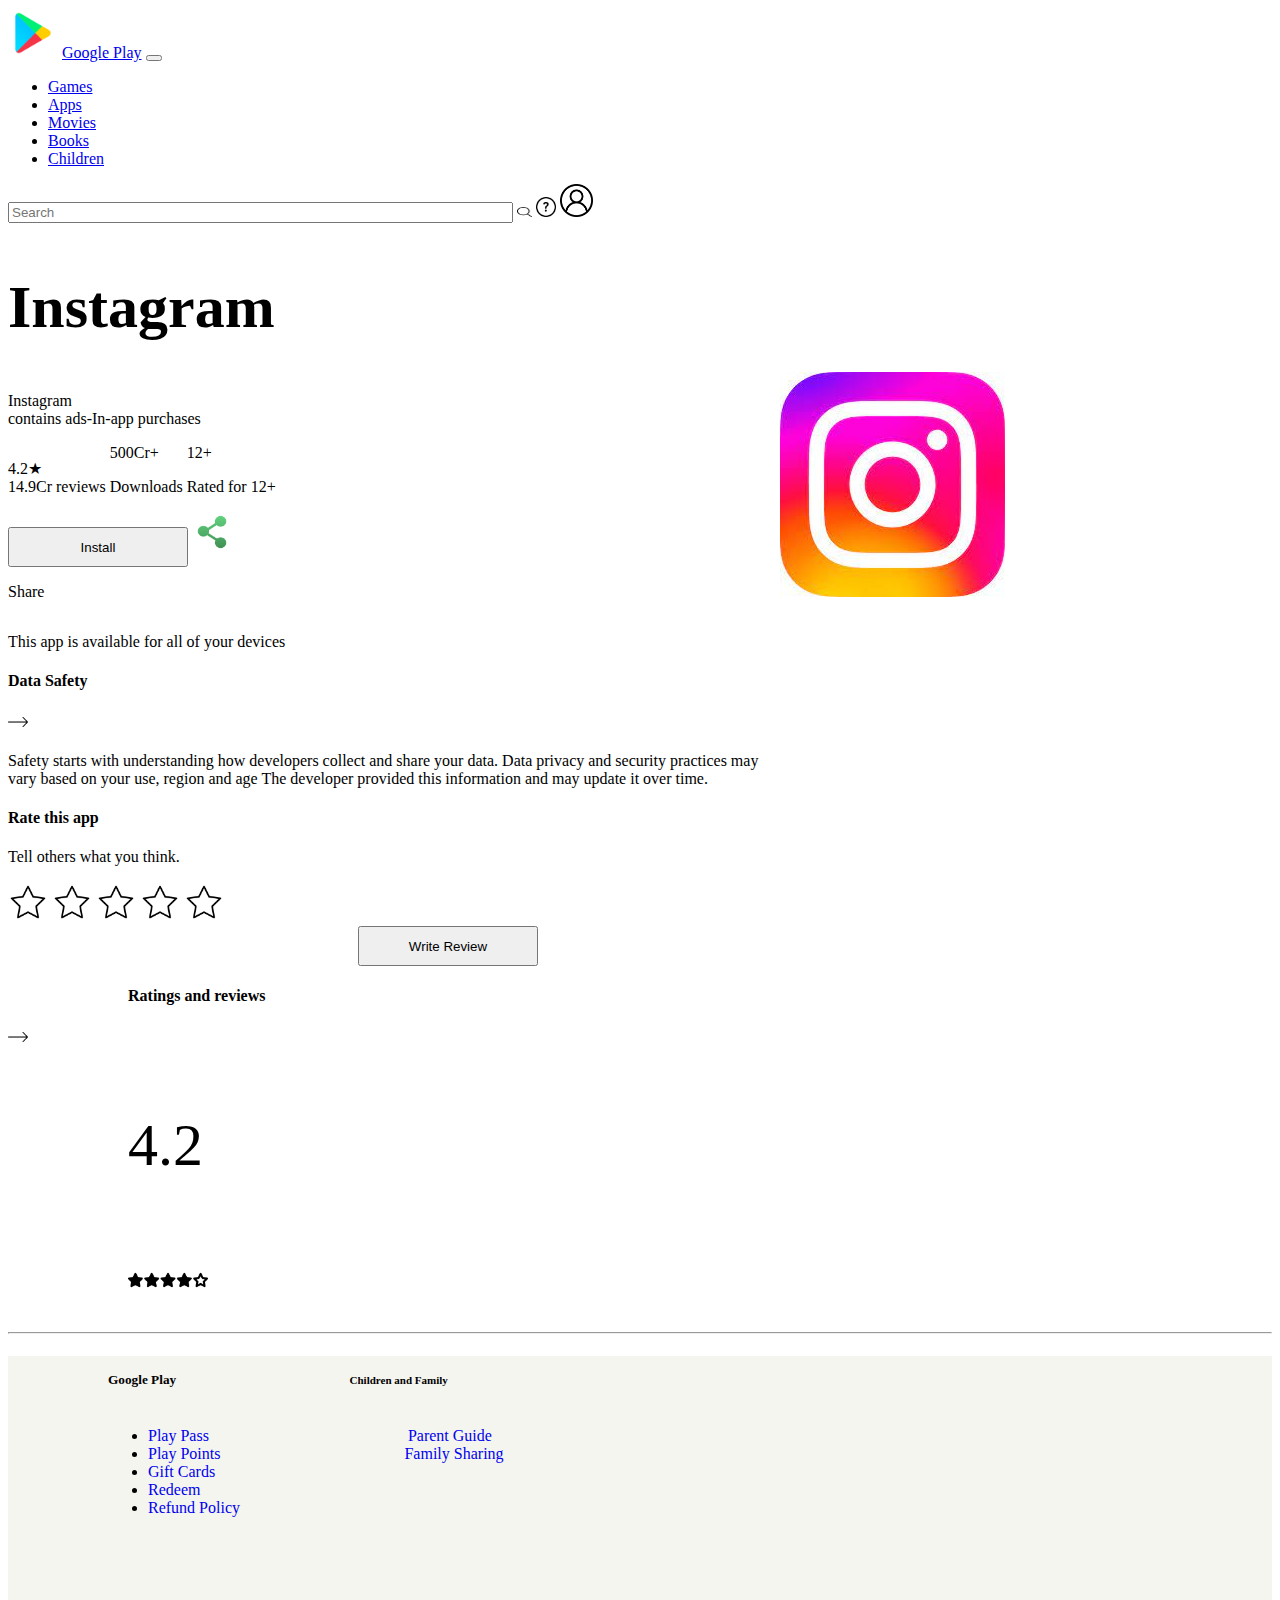
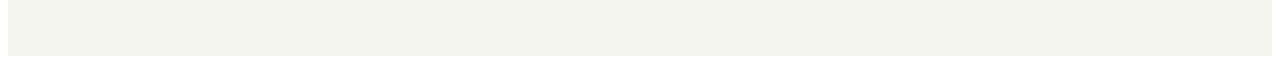
<file: pages/App-1.html>
<!DOCTYPE html>
<html>

<head>
    <title>
        Book2
    </title>

    <link href="https://cdn.jsdelivr.net/npm/bootstrap@5.3.1/dist/css/bootstrap.min.css" rel="stylesheet" integrity="
    sha384-4bw+/aepP/YC94hEpVNVgiZdgIC5+VKNBQNGCHeKRQN+PtmoHDEXuppvnDJzQIu9" crossorigin="anonymous">
    <style>
        .rating {
            display: inline-block;
        }
        
        .pages {
            display: inline-block;
        }
        
        .pagesno {
            display: inline-block;
        }
        
        .btn {
            width: 180px;
            height: 40px;
        }
        
        .btn-outline-secondary {
            color: rgb(31, 60, 180);
        }
        
        .book_description {
            margin-right: 400px;
        }
        
        .book_img {
            display: inline-block;
            margin-left: 500px;
        }
        
        .about_book {
            display: inline-block;
        }
        
        .star-img:hover {
            background-color: #339933;
            border: none;
        }
        
        .footer-text {
            text-decoration: none;
        }
    </style>
</head>

<body>
    <header>
        <nav class="navbar navbar-expand-lg navitem">
            <div class="container-fluid">
                <img src="./../img/Apps-Images/google-play.png" alt="..." height="50px" width="50px" class="ms-3">
                <a class="navbar-brand fs-3 fw-normal" href="#">Google Play</a>

                <button class="navbar-toggler" type="button" data-bs-toggle="collapse" data-bs-target="#navbarSupportedContent" aria-controls="navbarSupportedContent" aria-expanded="false" aria-label="Toggle navigation">
                    <span class="navbar-toggler-icon"></span>
                </button>
                <div class="collapse navbar-collapse" id="navbarSupportedContent">
                    <ul class="navbar-nav me-auto mb-2 mb-lg-0">
                        <li class="nav-item fw-medium ">
                            <a class="nav-link" href="./games.html">Games</a>
                        </li>
                        <li class="nav-item fw-medium">
                            <a class="nav-link" href="./apps.html">Apps </a>
                        </li>
                        <li class="nav-item fw-medium">
                            <a class="nav-link " href="./movies.html">Movies </a>
                        </li>
                        <li class="nav-item fw-medium">
                            <a class="nav-link" href="#">Books</a>
                        </li>
                        <li class="nav-item fw-medium">
                            <a class="nav-link" href="./kids.html">Children</a>
                        </li>
                    </ul>
                    <form class="d-flex">
                        <!-- <input class="form-control mx-5" placeholder="Search" size="60px">-->
                        <input class="form-control me-5" type="search" placeholder="Search" aria-label="Search" size="60px">

                        <img src="./../img/Apps-Images/search-interface-symbol.png" class="img-fluid me-3" alt="..." height="10px" width="15px">

                        <img src="./../img/Apps-Images/question.png" class="img-fluid me-3" alt="..." height="20px" width="20px">

                        <a href="../pages/signin.html"> <img src="./../img/Apps-Images/user.png" class="img-fluid me-3" alt="..." height="33px" width="33px"></a>
                    </form>
                </div>
            </div>
        </nav>
    </header>
    <div class="container">
        <div class="about_book">
            <h2 class="mt-4" style="font-size: 60px;"> <b>Instagram </b></h2>
            <div class="mt-4 text-success fs-6 fw-bolder">Instagram</div>
            <span>contains ads-In-app purchases</span>


            <div class="mt-3">
                <div class="rating ">
                    <span class="ms-4">4.2★</br>14.9Cr reviews</span>
                </div>
                <div class="pages ms-5">
                    <p class="ms-2">500Cr+</p>
                    <p>Downloads</p>
                </div>
                <div class="pagesno ms-5">
                    <P class="ms-4">12+</P>
                    <p>Rated for 12+</p>
                </div>
            </div>
            <div class="mt-4">
                <button type="button" class="btn btn-success fs-3 pb-5 rounded-4">Install</button>
                <img src="./../img/Apps-Images/share.png" height="40px" width="40px" class="ms-1" />
                <p class="d-inline-block text-success">Share</p>
            </div>
        </div>
        <div class="book_img rounded-5" style="border: none;">
            <img class="shadow-lg card rounded-5" style="border: none;" src="./../img/Apps-Images/Instagram.jpg" />
        </div>
        <p class="mt-3">This app is available for all of your devices</p>
        <div class="mt-4">
            <div class="d-inline-block">
                <h4 class="mt-4">Data Safety</h4>
            </div>
            <div class="d-inline-block">
                <img src="./../img/Apps-Images/right-arrow.png" height="20px" width="20px" class="d-inline-block ms-1 " />
            </div>
        </div>
        <p>Safety starts with understanding how developers collect and share your data. Data privacy and security practices may <br>vary based on your use, region and age The developer provided this information and may update it over time.</p>

        <h4>Rate this app</h4>
        <p>Tell others what you think.</p>
        <div>
            <img src="./../img/Apps-Images/star (1).png" height="40px" width="40px" class="star-img" />
            <img src="./../img/Apps-Images/star (1).png" height="40px" width="40px" class="d-inline-block" />
            <img src="./../img/Apps-Images/star (1).png" height="40px" width="40px" class="d-inline-block" />
            <img src="./../img/Apps-Images/star (1).png" height="40px" width="40px" class="d-inline-block" />
            <img src="./../img/Apps-Images/star (1).png" height="40px" width="40px" class="d-inline-block" />

            <div class="d-inline-block">
                <button type="button" class="btn btn-success rounded-3" style="margin-left: 350px;">Write Review</button>
            </div>
        </div>
    </div>
    <div class="mt-4">
        <div class="d-inline-block">
            <h4 style="margin-left: 120px;" class="mt-4">Ratings and reviews</h4>
        </div>
        <div class="d-inline-block">
            <img src="./../img/Apps-Images/right-arrow.png" height="20px" width="20px" class="d-inline-block ms-3 " />
        </div>
    </div>
    <p class="Semibold weight text " style="font-size: 60px;margin-left: 120px;">4.2</p>
    <img src="./../img/Apps-Images/rating.png" height="80px" width="80px" class="mt-1" style="margin-left: 120px;" />


    <script src="https://cdn.jsdelivr.net/npm/bootstrap@5.3.1/dist/js/bootstrap.bundle.min.js" integrity="sha384-HwwvtgBNo3bZJJLYd8oVXjrBZt8cqVSpeBNS5n7C8IVInixGAoxmnlMuBnhbgrkm" crossorigin="anonymous"></script>
    <hr class="mx-5 ">

    <!-- Footer-->
    <div class="footer-bt" style="background-color:#f5f5f0;height: 300px; ">
        <div class="column links mt-5 " style="margin-left: 100px; ">
            <h5>Google Play
                <div style="display: inline-block ">
                    <h5 style="display: inline-block;margin-left: 170px; " class="mt-4 ">Children and Family</h5>
                </div>
            </h5>

            <ul class="ul ">
                <li>
                    <a href="https://play.google/play-pass/ " class="footer-text fs-6 ">Play Pass</a>
                    <a style="margin-left: 195px; " class="footer-text fs-6 " href="https://support.google.com/googleplay/answer/6209547?visit_id=638283697144895506-1308339187&p=pff_parentguide&rd=1 ">Parent Guide</a>
                </li>
                <li>
                    <a href="https://play.google.com/store/points/enroll " class="footer-text fs-6 ">Play Points</a>
                    <a style="margin-left: 180px; " class="footer-text fs-6 " href="https://support.google.com/googleplay/answer/7007852 ">Family Sharing</a>
                </li>
                <li>
                    <a href="https://play.google.com/about/giftcards/ " class="footer-text fs-6 ">Gift Cards</a>
                </li>
                <li>
                    <a href="https://play.google.com/store/games?device=windows&code " class="footer-text fs-6 ">Redeem</a>
                </li>

                <li>
                    <a href="https://support.google.com/googleplay/answer/2479637?visit_id=638283675158104040-3504840057&rd=1 " class="footer-text fs-6 ">Refund Policy</a>
                </li>
            </ul>


        </div>

    </div>

</body>

</html>
</file>
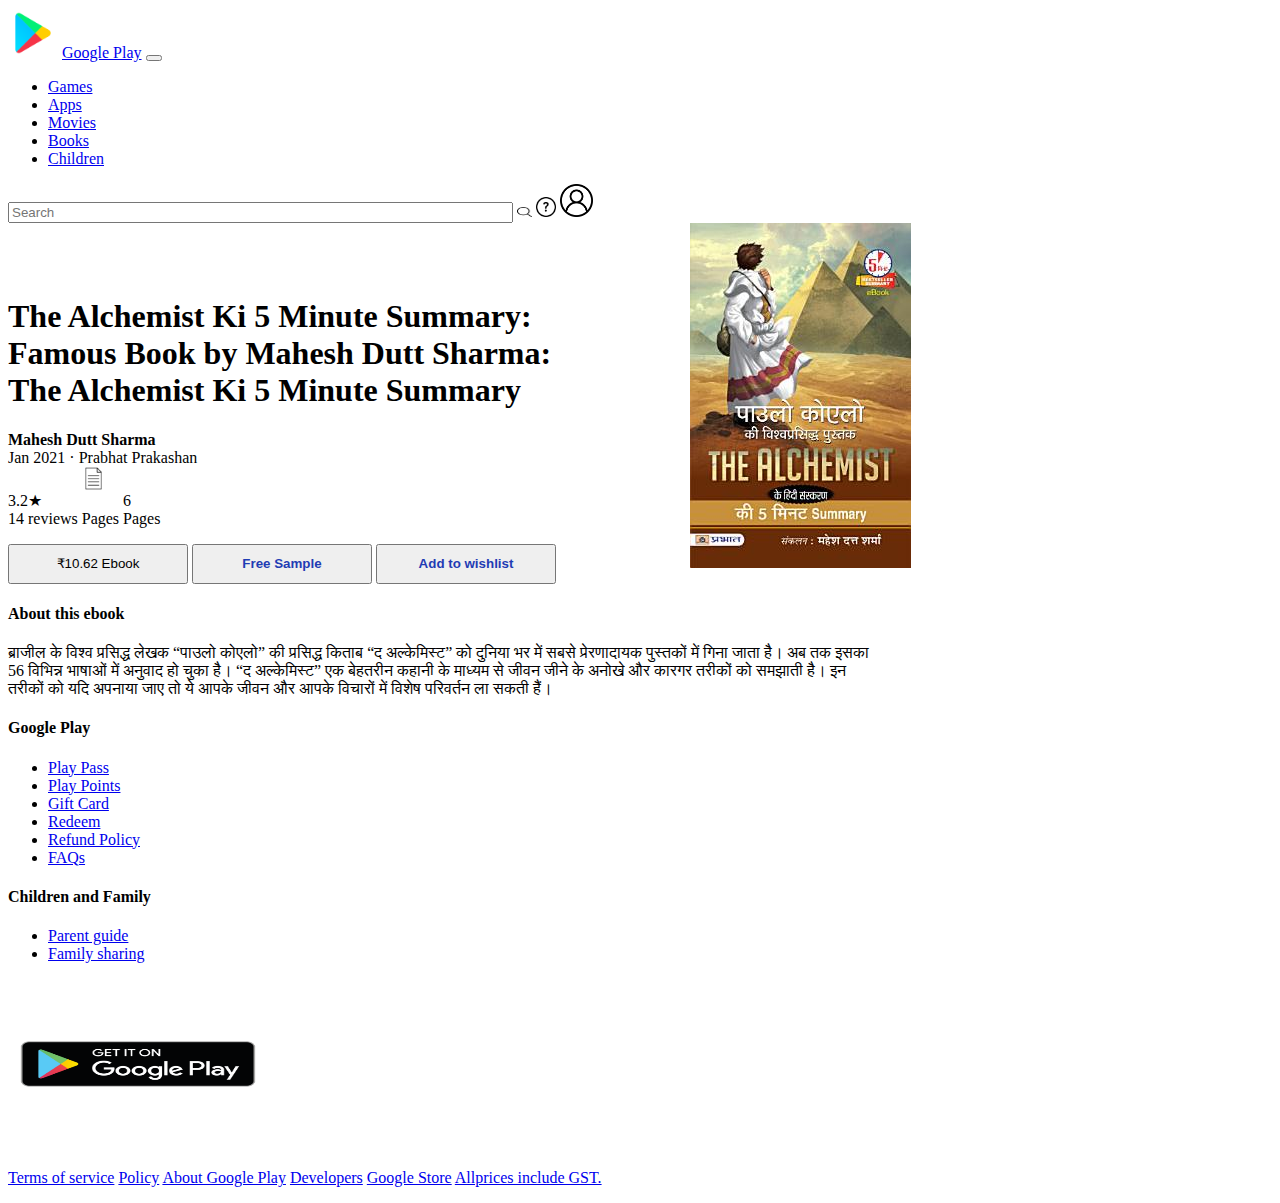
<file: pages/book1.html>
<!DOCTYPE html>
<html>

<head>
    <title>
        Book1
    </title>

    <link href="https://cdn.jsdelivr.net/npm/bootstrap@5.3.1/dist/css/bootstrap.min.css" rel="stylesheet" integrity="
    sha384-4bw+/aepP/YC94hEpVNVgiZdgIC5+VKNBQNGCHeKRQN+PtmoHDEXuppvnDJzQIu9" crossorigin="anonymous">
    <style>
        .rating {
            display: inline-block;
        }
        
        .pages {
            display: inline-block;
        }
        
        .pagesno {
            display: inline-block;
        }
        
        .btn {
            width: 180px;
            height: 40px;
        }
        
        .btn-outline-secondary {
            color: rgb(31, 60, 180);
        }
        
        .book_description {
            margin-right: 400px;
        }
        
        .book_img {
            display: inline-block;
            margin-left: 130px;
        }
        
        .about_book {
            display: inline-block;
        }
    </style>
</head>

<body>
    <header>
        <nav class="navbar navbar-expand-lg navitem">
            <div class="container-fluid">
                <img src="./../img/Apps-Images/google-play.png" alt="..." height="50px" width="50px" class="ms-3">
                <a class="navbar-brand fs-3 fw-normal" href="#">Google Play</a>

                <button class="navbar-toggler" type="button" data-bs-toggle="collapse" data-bs-target="#navbarSupportedContent" aria-controls="navbarSupportedContent" aria-expanded="false" aria-label="Toggle navigation">
                    <span class="navbar-toggler-icon"></span>
                </button>
                <div class="collapse navbar-collapse" id="navbarSupportedContent">
                    <ul class="navbar-nav me-auto mb-2 mb-lg-0">
                        <li class="nav-item fw-medium ">
                            <a class="nav-link" href="./games.html">Games</a>
                        </li>
                        <li class="nav-item fw-medium">
                            <a class="nav-link" href="./apps.html">Apps </a>
                        </li>
                        <li class="nav-item fw-medium">
                            <a class="nav-link " href="./movies.html">Movies </a>
                        </li>
                        <li class="nav-item fw-medium">
                            <a class="nav-link" href="#">Books</a>
                        </li>
                        <li class="nav-item fw-medium">
                            <a class="nav-link" href="./kids.html">Children</a>
                        </li>
                    </ul>
                    <form class="d-flex">
                        <!-- <input class="form-control mx-5" placeholder="Search" size="60px">-->
                        <input class="form-control me-5" type="search" placeholder="Search" aria-label="Search" size="60px">

                        <img src="./../img/Apps-Images/search-interface-symbol.png" class="img-fluid me-3" alt="..." height="10px" width="15px">

                        <img src="./../img/Apps-Images/question.png" class="img-fluid me-3" alt="..." height="20px" width="20px">

                        <a href="../pages/signin.html"> <img src="./../img/Apps-Images/user.png" class="img-fluid me-3" alt="..." height="33px" width="33px"></a>
                    </form>
                </div>
            </div>
        </nav>
    </header>
    <div class="container">
        <div class="about_book">
            <h1 class="mt-5">The Alchemist Ki 5 Minute Summary:</br> Famous Book by Mahesh Dutt Sharma:</br> The Alchemist Ki 5 Minute Summary</h1>
            <div class="mt-4 text-primary fs-5"><b>Mahesh Dutt Sharma </b></div>
            <span>Jan 2021 · Prabhat Prakashan </span>


            <div class="mt-3">
                <div class="rating ">
                    <span class="">3.2★</br>14 reviews</span>
                </div>
                <div class="pages ms-5">
                    <img src="../img/books/page.png" width="23px" />
                    <p>Pages</p>
                </div>
                <div class="pagesno ms-5">
                    <P>6 </br> Pages</P>
                </div>
            </div>
            <div class="mt-4">
                <button type="button" class="btn btn-primary fs-5 p-1"> ₹10.62 Ebook </button>
                <button type="button" class="btn btn-outline-secondary ms-4 fs-5 p-1"><b>Free Sample</b> </button>
                <button type="button" class="btn btn-outline-secondary ms-4 fs-5 p-1"><b>Add to wishlist</b> </button>
            </div>
        </div>
        <div class="book_img">
            <img class="shadow-lg card" src="../img/books/book1.jpg" />
        </div>


        <h4 class="mt-5">About this ebook</h4>
        <p class="mt-4 book_description ">
            ब्राजील के विश्व प्रसिद्ध लेखक “पाउलो कोएलो” की प्रसिद्ध किताब “द अल्केमिस्ट” को दुनिया भर में सबसे प्रेरणादायक पुस्तकों में गिना जाता है। अब तक इसका 56 विभिन्न भाषाओं में अनुवाद हो चुका है। “द अल्केमिस्ट” एक बेहतरीन कहानी के माध्यम से जीवन जीने के अनोखे
            और कारगर तरीकों को समझाती है। इन तरीकों को यदि अपनाया जाए तो ये आपके जीवन और आपके विचारों में विशेष परिवर्तन ला सकती हैं।
        </p>

        <footer class="mainfooter" role="contentinfo">
            <div class="footer-middle">
            <div class="container">
              <div class="row">
                <div class="col-md-3 col-sm-6">
                  <!--Column1-->
                  <div class="footer-pad">
                    <h4>Google Play</h4>
                    <ul class="list-unstyled">
                      <li><a href="#">Play Pass</a></li>
                      <li><a href="#">Play Points</a></li>
                      <li><a href="#">Gift Card</a></li>
                      <li><a href="#">Redeem</a></li>
                      <li><a href="#">Refund Policy</a></li>
                      <li><a href="#">FAQs</a></li>
                    </ul>
                  </div>
                </div>
                <div class="col-md-3 col-sm-6">
                  <!--Column1-->
                  <div class="footer-pad">
                    <h4>Children and Family</h4>
                    <ul class="list-unstyled">
                      <li><a href="#">Parent guide</a></li>
                      <li><a href="#">Family sharing</a></li>
                    </ul>
                  </div>
                </div>
                <div class="col-md-3">
                  <img src="../img/back playstore.png" class="blackplay" width="260" height="170" >
                </div>
              </div>
            <div class="row">
              <div class="col-md-12 copy">
                <p class="text-center ">
                  <a href="#">Terms of service</a>
                    <a href="#">Policy</a>
                    <a href="#">About Google Play</a>
                    <a href="#">Developers</a>
                    <a href="#">Google Store</a>
                    <a href="#">Allprices include GST.</a>
                </p>
              </div>
            </div>
          </div>
            </div>
          </footer>




    </div>



    <script src="https://cdn.jsdelivr.net/npm/bootstrap@5.3.1/dist/js/bootstrap.bundle.min.js" integrity="sha384-HwwvtgBNo3bZJJLYd8oVXjrBZt8cqVSpeBNS5n7C8IVInixGAoxmnlMuBnhbgrkm" crossorigin="anonymous"></script>

</body>

</html>
</file>
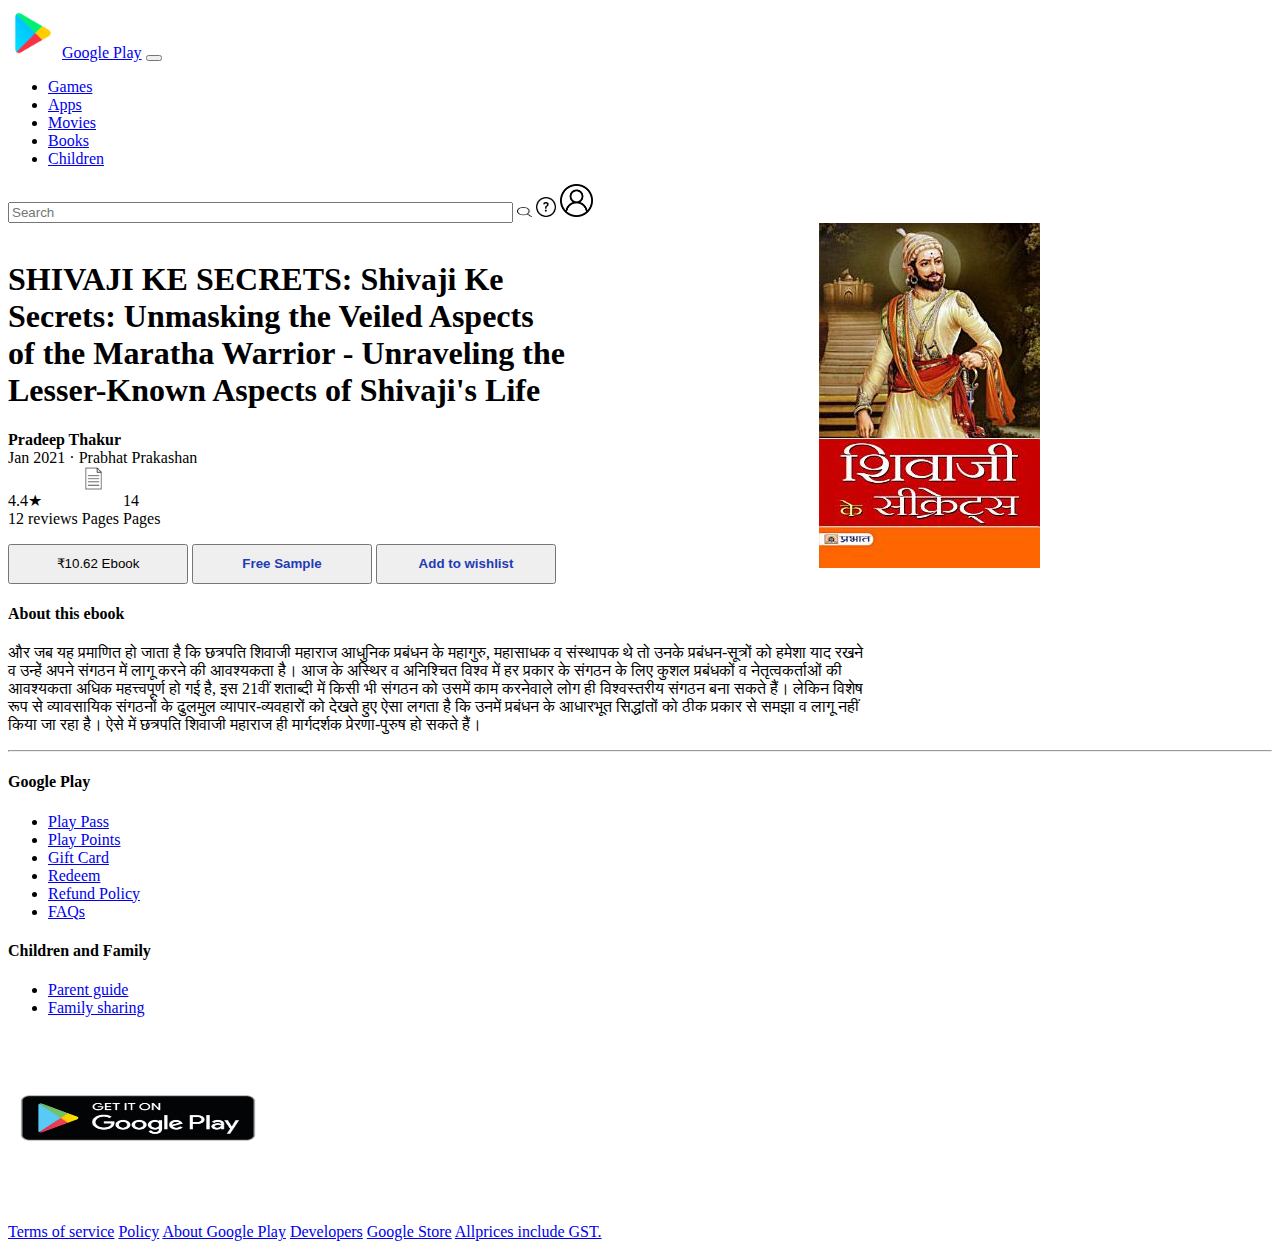
<file: pages/book2.html>
<!DOCTYPE html>
<html>

<head>
    <title>
        Book2
    </title>

    <link href="https://cdn.jsdelivr.net/npm/bootstrap@5.3.1/dist/css/bootstrap.min.css" rel="stylesheet" integrity="
    sha384-4bw+/aepP/YC94hEpVNVgiZdgIC5+VKNBQNGCHeKRQN+PtmoHDEXuppvnDJzQIu9" crossorigin="anonymous">
    <style>
        .rating {
            display: inline-block;
        }

        .pages {
            display: inline-block;
        }

        .pagesno {
            display: inline-block;
        }

        .btn {
            width: 180px;
            height: 40px;
        }

        .btn-outline-secondary {
            color: rgb(31, 60, 180);
        }

        .book_description {
            margin-right: 400px;
        }

        .book_img {
            display: inline-block;
            margin-left: 250px;

        }

        .about_book {
            display: inline-block;
        }
    </style>
</head>

<body>
    <header>
        <nav class="navbar navbar-expand-lg navitem">
            <div class="container-fluid">
                <img src="./../img/Apps-Images/google-play.png" alt="..." height="50px" width="50px" class="ms-3">
                <a class="navbar-brand fs-3 fw-normal" href="#">Google Play</a>

                <button class="navbar-toggler" type="button" data-bs-toggle="collapse"
                    data-bs-target="#navbarSupportedContent" aria-controls="navbarSupportedContent"
                    aria-expanded="false" aria-label="Toggle navigation">
                    <span class="navbar-toggler-icon"></span>
                </button>
                <div class="collapse navbar-collapse" id="navbarSupportedContent">
                    <ul class="navbar-nav me-auto mb-2 mb-lg-0">
                        <li class="nav-item fw-medium ">
                            <a class="nav-link" href="./games.html">Games</a>
                        </li>
                        <li class="nav-item fw-medium">
                            <a class="nav-link" href="./apps.html">Apps </a>
                        </li>
                        <li class="nav-item fw-medium">
                            <a class="nav-link " href="./movies.html">Movies </a>
                        </li>
                        <li class="nav-item fw-medium">
                            <a class="nav-link" href="#">Books</a>
                        </li>
                        <li class="nav-item fw-medium">
                            <a class="nav-link" href="./kids.html">Children</a>
                        </li>
                    </ul>
                    <form class="d-flex">
                        <!-- <input class="form-control mx-5" placeholder="Search" size="60px">-->
                        <input class="form-control me-5" type="search" placeholder="Search" aria-label="Search"
                            size="60px">

                        <img src="./../img/Apps-Images/search-interface-symbol.png" class="img-fluid me-3" alt="..."
                            height="10px" width="15px">

                        <img src="./../img/Apps-Images/question.png" class="img-fluid me-3" alt="..." height="20px"
                            width="20px">

                        <a href="../pages/signin.html"> <img src="./../img/Apps-Images/user.png" class="img-fluid me-3"
                                alt="..." height="33px" width="33px"></a>
                    </form>
                </div>
            </div>
        </nav>
    </header>
    <div class="container">
        <div class="about_book">
            <h1 class="mt-5">SHIVAJI KE SECRETS: Shivaji Ke</br> Secrets: Unmasking the Veiled Aspects</br> of the
                Maratha Warrior
                - Unraveling the </br> Lesser-Known Aspects of Shivaji's Life</h1>
            <div class="mt-4 text-primary fs-5"><b>Pradeep Thakur </b></div>
            <span>Jan 2021 · Prabhat Prakashan </span>


            <div class="mt-3">
                <div class="rating ">
                    <span class="">4.4★</br>12 reviews</span>
                </div>
                <div class="pages ms-5">
                    <img src="../img/books/page.png" width="23px" />
                    <p>Pages</p>
                </div>
                <div class="pagesno ms-5">
                    <P>14 </br> Pages</P>
                </div>
            </div>
            <div class="mt-4">
                <button type="button" class="btn btn-primary fs-5 p-1"> ₹10.62 Ebook </button>
                <button type="button" class="btn btn-outline-secondary ms-4 fs-5 p-1"><b>Free Sample</b> </button>
                <button type="button" class="btn btn-outline-secondary ms-4 fs-5 p-1"><b>Add to wishlist</b> </button>
            </div>
        </div>
        <div class="book_img">
            <img class="shadow-lg card" src="../img/books/book2.jpg" />
        </div>


        <h4 class="mt-5">About this ebook</h4>
        <p class="mt-4 book_description ">
            और जब यह प्रमाणित हो जाता है कि छत्रपति शिवाजी महाराज आधुनिक प्रबंधन के महागुरु, महासाधक व संस्थापक थे तो
            उनके प्रबंधन-सूत्रों को हमेशा याद रखने व उन्हें अपने संगठन में लागू करने की आवश्यकता है। आज के अस्थिर व
            अनिश्चित विश्व में हर प्रकार के संगठन के लिए कुशल प्रबंधकों व नेतृत्वकर्ताओं की आवश्यकता अधिक महत्त्वपूर्ण
            हो गई है, इस 21वीं शताब्दी में किसी भी संगठन को उसमें काम करनेवाले लोग ही विश्वस्तरीय संगठन बना सकते हैं।
            लेकिन विशेष रूप से व्यावसायिक संगठनों के ढुलमुल व्यापार-व्यवहारों को देखते हुए ऐसा लगता है कि उनमें प्रबंधन
            के आधारभूत सिद्धांतों को ठीक प्रकार से समझा व लागू नहीं किया जा रहा है। ऐसे में छत्रपति शिवाजी महाराज ही
            मार्गदर्शक प्रेरणा-पुरुष हो सकते हैं।
        </p>
        <hr>
        <footer class="mainfooter" role="contentinfo">
            <div class="footer-middle">
            <div class="container">
              <div class="row">
                <div class="col-md-3 col-sm-6">
                  <!--Column1-->
                  <div class="footer-pad">
                    <h4>Google Play</h4>
                    <ul class="list-unstyled">
                      <li><a href="#">Play Pass</a></li>
                      <li><a href="#">Play Points</a></li>
                      <li><a href="#">Gift Card</a></li>
                      <li><a href="#">Redeem</a></li>
                      <li><a href="#">Refund Policy</a></li>
                      <li><a href="#">FAQs</a></li>
                    </ul>
                  </div>
                </div>
                <div class="col-md-3 col-sm-6">
                  <!--Column1-->
                  <div class="footer-pad">
                    <h4>Children and Family</h4>
                    <ul class="list-unstyled">
                      <li><a href="#">Parent guide</a></li>
                      <li><a href="#">Family sharing</a></li>
                    </ul>
                  </div>
                </div>
                <div class="col-md-3">
                  <img src="../img/back playstore.png" class="blackplay" width="260" height="170" >
                </div>
              </div>
            <div class="row">
              <div class="col-md-12 copy">
                <p class="text-center ">
                  <a href="#">Terms of service</a>
                    <a href="#">Policy</a>
                    <a href="#">About Google Play</a>
                    <a href="#">Developers</a>
                    <a href="#">Google Store</a>
                    <a href="#">Allprices include GST.</a>
                </p>
              </div>
            </div>
          </div>
            </div>
          </footer>





    </div>


    <script src="https://cdn.jsdelivr.net/npm/bootstrap@5.3.1/dist/js/bootstrap.bundle.min.js"
        integrity="sha384-HwwvtgBNo3bZJJLYd8oVXjrBZt8cqVSpeBNS5n7C8IVInixGAoxmnlMuBnhbgrkm"
        crossorigin="anonymous"></script>

</body>

</html>
</file>
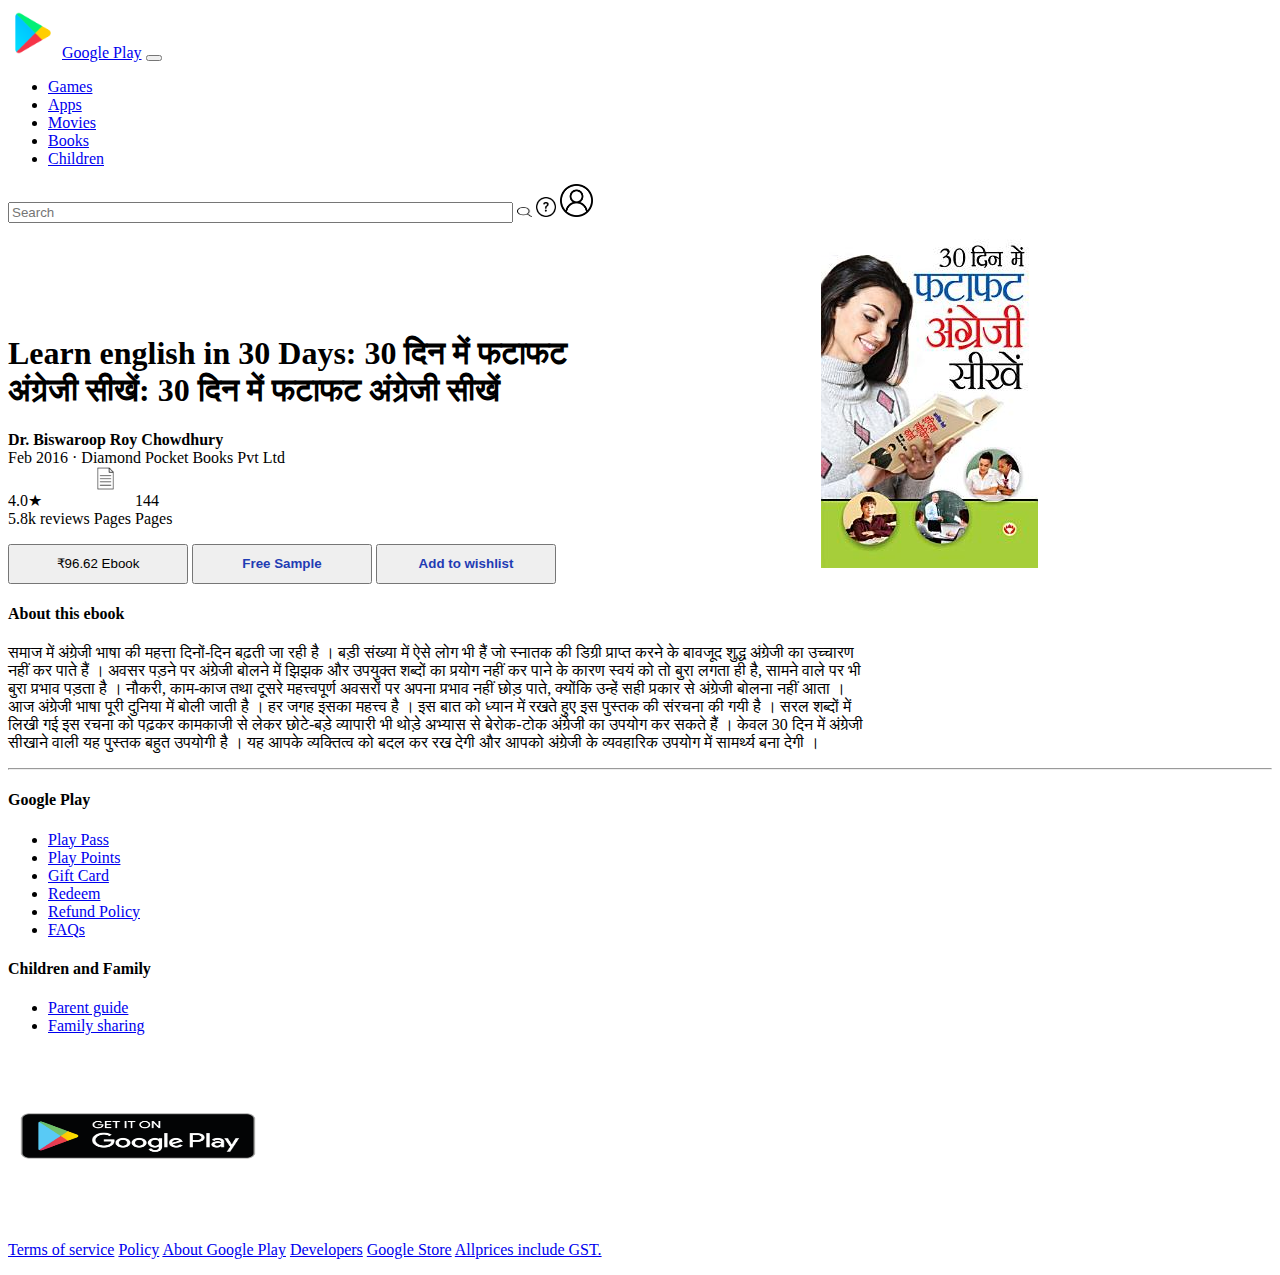
<file: pages/book3.html>
<!DOCTYPE html>
<html>

<head>
    <title>
        Book3
    </title>

    <link href="https://cdn.jsdelivr.net/npm/bootstrap@5.3.1/dist/css/bootstrap.min.css" rel="stylesheet" integrity="
    sha384-4bw+/aepP/YC94hEpVNVgiZdgIC5+VKNBQNGCHeKRQN+PtmoHDEXuppvnDJzQIu9" crossorigin="anonymous">
    <style>
        .rating {
            display: inline-block;
        }

        .pages {
            display: inline-block;
        }

        .pagesno {
            display: inline-block;
        }

        .btn {
            width: 180px;
            height: 40px;
        }

        .btn-outline-secondary {
            color: rgb(31, 60, 180);
        }

        .book_description {
            margin-right: 400px;
        }

        .book_img {
            display: inline-block;
            margin-left: 250px;

        }

        .about_book {
            display: inline-block;
        }
    </style>
</head>

<body>
    <header>
        <nav class="navbar navbar-expand-lg navitem">
            <div class="container-fluid">
                <img src="./../img/Apps-Images/google-play.png" alt="..." height="50px" width="50px" class="ms-3">
                <a class="navbar-brand fs-3 fw-normal" href="#">Google Play</a>

                <button class="navbar-toggler" type="button" data-bs-toggle="collapse"
                    data-bs-target="#navbarSupportedContent" aria-controls="navbarSupportedContent"
                    aria-expanded="false" aria-label="Toggle navigation">
                    <span class="navbar-toggler-icon"></span>
                </button>
                <div class="collapse navbar-collapse" id="navbarSupportedContent">
                    <ul class="navbar-nav me-auto mb-2 mb-lg-0">
                        <li class="nav-item fw-medium ">
                            <a class="nav-link" href="./games.html">Games</a>
                        </li>
                        <li class="nav-item fw-medium">
                            <a class="nav-link" href="./apps.html">Apps </a>
                        </li>
                        <li class="nav-item fw-medium">
                            <a class="nav-link " href="./movies.html">Movies </a>
                        </li>
                        <li class="nav-item fw-medium">
                            <a class="nav-link" href="#">Books</a>
                        </li>
                        <li class="nav-item fw-medium">
                            <a class="nav-link" href="./kids.html">Children</a>
                        </li>
                    </ul>
                    <form class="d-flex">
                        <!-- <input class="form-control mx-5" placeholder="Search" size="60px">-->
                        <input class="form-control me-5" type="search" placeholder="Search" aria-label="Search"
                            size="60px">

                        <img src="./../img/Apps-Images/search-interface-symbol.png" class="img-fluid me-3" alt="..."
                            height="10px" width="15px">

                        <img src="./../img/Apps-Images/question.png" class="img-fluid me-3" alt="..." height="20px"
                            width="20px">

                        <a href="../pages/signin.html"> <img src="./../img/Apps-Images/user.png" class="img-fluid me-3"
                                alt="..." height="33px" width="33px"></a>
                    </form>
                </div>
            </div>
        </nav>
    </header>
    <div class="container">
        <div class="about_book">
            <h1 class="mt-5">Learn english in 30 Days: 30 दिन में फटाफट</br> अंग्रेजी सीखें: 30 दिन में फटाफट अंग्रेजी
                सीखें</h1>
            <div class="mt-4 text-primary fs-5"><b>Dr. Biswaroop Roy Chowdhury </b></div>
            <span>Feb 2016 · Diamond Pocket Books Pvt Ltd </span>


            <div class="mt-3">
                <div class="rating ">
                    <span class="">4.0★</br>5.8k reviews</span>
                </div>
                <div class="pages ms-5">
                    <img src="../img/books/page.png" width="23px" />
                    <p>Pages</p>
                </div>
                <div class="pagesno ms-5">
                    <P>144 </br> Pages</P>
                </div>
            </div>
            <div class="mt-4">
                <button type="button" class="btn btn-primary fs-5 p-1"> ₹96.62 Ebook </button>
                <button type="button" class="btn btn-outline-secondary ms-4 fs-5 p-1"><b>Free Sample</b> </button>
                <button type="button" class="btn btn-outline-secondary ms-4 fs-5 p-1"><b>Add to wishlist</b> </button>
            </div>
        </div>
        <div class="book_img">
            <img class="shadow-lg card mt-5" src="../img/books/book3.jpg" />
        </div>


        <h4 class="mt-5">About this ebook</h4>
        <p class="mt-4 book_description ">
            समाज में अंग्रेजी भाषा की महत्ता दिनों-दिन बढ़ती जा रही है । बड़ी संख्या में ऐसे लोग भी हैं जो स्नातक की
            डिग्री प्राप्त करने के बावजूद शुद्ध अंग्रेजी का उच्चारण नहीं कर पाते हैं । अवसर पड़ने पर अंग्रेजी बोलने में
            झिझक और उपयुक्त शब्दों का प्रयोग नहीं कर पाने के कारण स्वयं को तो बुरा लगता ही है, सामने वाले पर भी बुरा
            प्रभाव पड़ता है । नौकरी, काम-काज तथा दूसरे महत्त्वपूर्ण अवसरों पर अपना प्रभाव नहीं छोड़ पाते, क्योंकि उन्हें
            सही प्रकार से अंग्रेजी बोलना नहीं आता । आज अंग्रेजी भाषा पूरी दुनिया में बोली जाती है । हर जगह इसका महत्त्व
            है । इस बात को ध्यान में रखते हुए इस पुस्तक की संरचना की गयी है । सरल शब्दों में लिखी गई इस रचना को पढ़कर
            कामकाजी से लेकर छोटे-बड़े व्यापारी भी थोड़े अभ्यास से बेरोक-टोक अंग्रेजी का उपयोग कर सकते हैं । केवल 30 दिन
            में अंग्रेजी सीखाने वाली यह पुस्तक बहुत उपयोगी है । यह आपके व्यक्तित्व को बदल कर रख देगी और आपको अंग्रेजी के
            व्यवहारिक उपयोग में सामर्थ्य बना देगी ।
        </p>
<hr>
<footer class="mainfooter" role="contentinfo">
    <div class="footer-middle">
    <div class="container">
      <div class="row">
        <div class="col-md-3 col-sm-6">
          <!--Column1-->
          <div class="footer-pad">
            <h4>Google Play</h4>
            <ul class="list-unstyled">
              <li><a href="#">Play Pass</a></li>
              <li><a href="#">Play Points</a></li>
              <li><a href="#">Gift Card</a></li>
              <li><a href="#">Redeem</a></li>
              <li><a href="#">Refund Policy</a></li>
              <li><a href="#">FAQs</a></li>
            </ul>
          </div>
        </div>
        <div class="col-md-3 col-sm-6">
          <!--Column1-->
          <div class="footer-pad">
            <h4>Children and Family</h4>
            <ul class="list-unstyled">
              <li><a href="#">Parent guide</a></li>
              <li><a href="#">Family sharing</a></li>
            </ul>
          </div>
        </div>
        <div class="col-md-3">
          <img src="../img/back playstore.png" class="blackplay" width="260" height="170" >
        </div>
      </div>
    <div class="row">
      <div class="col-md-12 copy">
        <p class="text-center ">
          <a href="#">Terms of service</a>
            <a href="#">Policy</a>
            <a href="#">About Google Play</a>
            <a href="#">Developers</a>
            <a href="#">Google Store</a>
            <a href="#">Allprices include GST.</a>
        </p>
      </div>
    </div>
  </div>
    </div>
  </footer>





    </div>


    <script src="https://cdn.jsdelivr.net/npm/bootstrap@5.3.1/dist/js/bootstrap.bundle.min.js"
        integrity="sha384-HwwvtgBNo3bZJJLYd8oVXjrBZt8cqVSpeBNS5n7C8IVInixGAoxmnlMuBnhbgrkm"
        crossorigin="anonymous"></script>

</body>

</html>
</file>
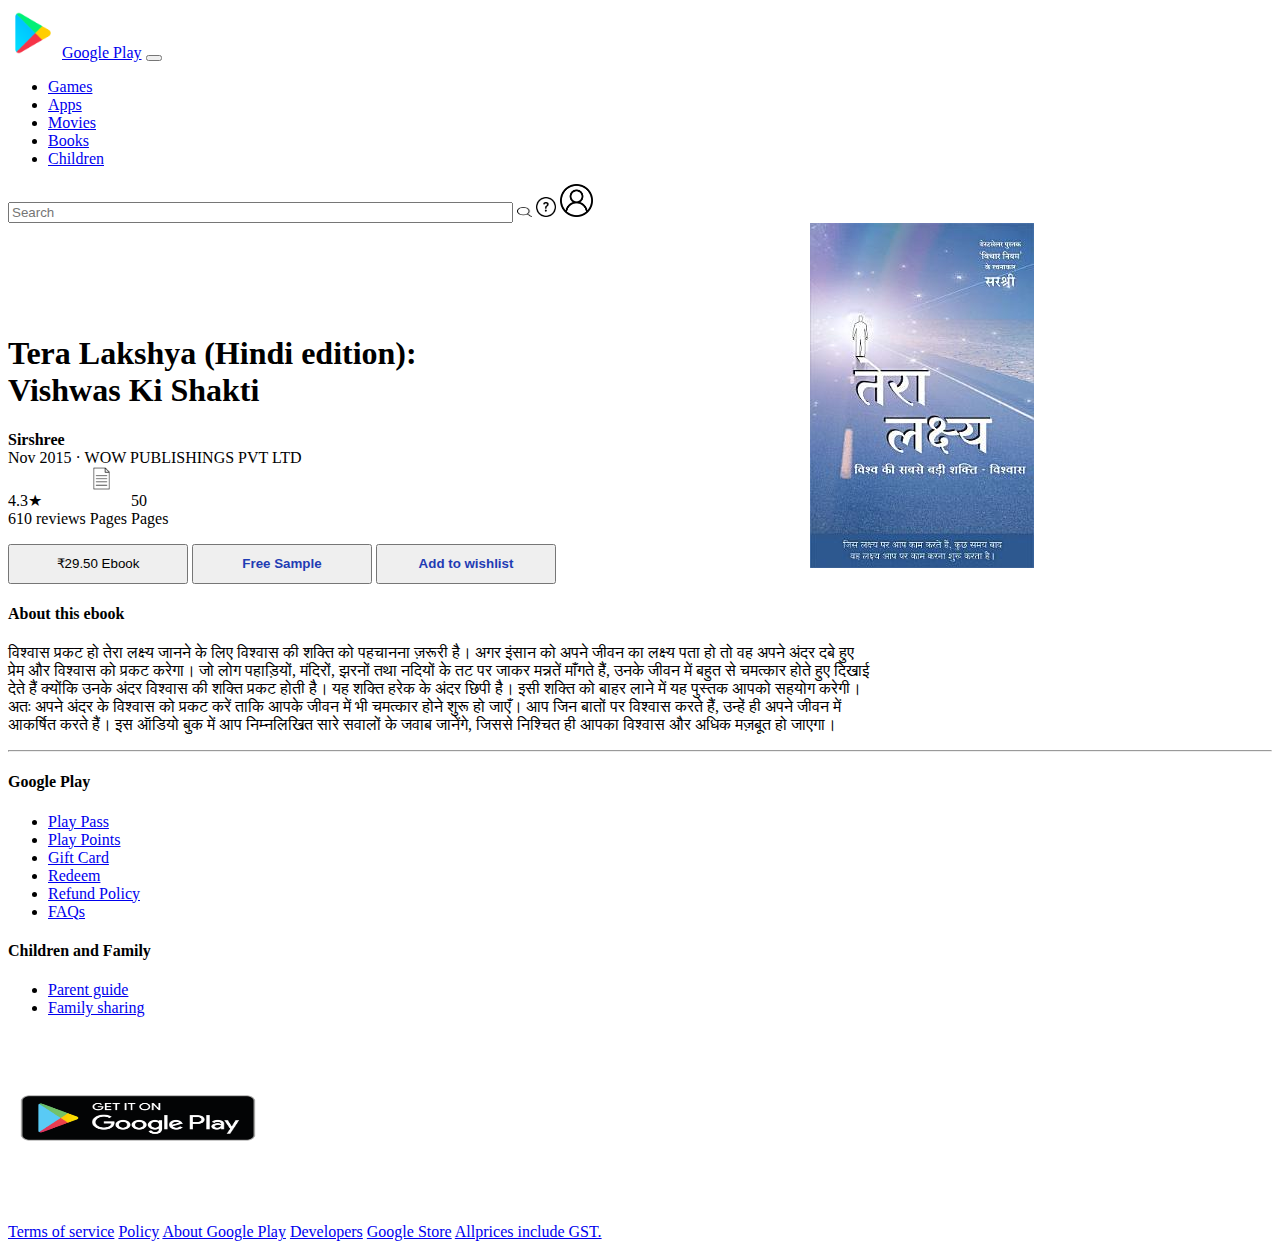
<file: pages/book4.html>
<!DOCTYPE html>
<html>

<head>
    <title>
        Book4
    </title>

    <link href="https://cdn.jsdelivr.net/npm/bootstrap@5.3.1/dist/css/bootstrap.min.css" rel="stylesheet" integrity="
    sha384-4bw+/aepP/YC94hEpVNVgiZdgIC5+VKNBQNGCHeKRQN+PtmoHDEXuppvnDJzQIu9" crossorigin="anonymous">
    <style>
        .rating {
            display: inline-block;
        }

        .pages {
            display: inline-block;
        }

        .pagesno {
            display: inline-block;
        }

        .btn {
            width: 180px;
            height: 40px;
        }

        .btn-outline-secondary {
            color: rgb(31, 60, 180);
        }

        .book_description {
            margin-right: 400px;
        }

        .book_img {
            display: inline-block;
            margin-left: 250px;

        }

        .about_book {
            display: inline-block;
        }
    </style>
</head>

<body>
    <header>
        <nav class="navbar navbar-expand-lg navitem">
            <div class="container-fluid">
                <img src="./../img/Apps-Images/google-play.png" alt="..." height="50px" width="50px" class="ms-3">
                <a class="navbar-brand fs-3 fw-normal" href="#">Google Play</a>

                <button class="navbar-toggler" type="button" data-bs-toggle="collapse"
                    data-bs-target="#navbarSupportedContent" aria-controls="navbarSupportedContent"
                    aria-expanded="false" aria-label="Toggle navigation">
                    <span class="navbar-toggler-icon"></span>
                </button>
                <div class="collapse navbar-collapse" id="navbarSupportedContent">
                    <ul class="navbar-nav me-auto mb-2 mb-lg-0">
                        <li class="nav-item fw-medium ">
                            <a class="nav-link" href="./games.html">Games</a>
                        </li>
                        <li class="nav-item fw-medium">
                            <a class="nav-link" href="./apps.html">Apps </a>
                        </li>
                        <li class="nav-item fw-medium">
                            <a class="nav-link " href="./movies.html">Movies </a>
                        </li>
                        <li class="nav-item fw-medium">
                            <a class="nav-link" href="#">Books</a>
                        </li>
                        <li class="nav-item fw-medium">
                            <a class="nav-link" href="./kids.html">Children</a>
                        </li>
                    </ul>
                    <form class="d-flex">
                        <!-- <input class="form-control mx-5" placeholder="Search" size="60px">-->
                        <input class="form-control me-5" type="search" placeholder="Search" aria-label="Search"
                            size="60px">

                        <img src="./../img/Apps-Images/search-interface-symbol.png" class="img-fluid me-3" alt="..."
                            height="10px" width="15px">

                        <img src="./../img/Apps-Images/question.png" class="img-fluid me-3" alt="..." height="20px"
                            width="20px">

                        <a href="../pages/signin.html"> <img src="./../img/Apps-Images/user.png" class="img-fluid me-3"
                                alt="..." height="33px" width="33px"></a>
                    </form>
                </div>
            </div>
        </nav>
    </header>
    <div class="container">
        <div class="about_book">
            <h1 class="mt-5">
                Tera Lakshya (Hindi edition):</br> Vishwas Ki Shakti</h1>
            <div class="mt-4 text-primary fs-5"><b>Sirshree </b></div>
            <span>Nov 2015 · WOW PUBLISHINGS PVT LTD </span>


            <div class="mt-3">
                <div class="rating ">
                    <span class="">4.3★</br>610 reviews</span>
                </div>
                <div class="pages ms-5">
                    <img src="../img/books/page.png" width="23px" />
                    <p>Pages</p>
                </div>
                <div class="pagesno ms-5">
                    <P>50 </br> Pages</P>
                </div>
            </div>
            <div class="mt-4">
                <button type="button" class="btn btn-primary fs-5 p-1"> ₹29.50 Ebook </button>
                <button type="button" class="btn btn-outline-secondary ms-4 fs-5 p-1"><b>Free Sample</b> </button>
                <button type="button" class="btn btn-outline-secondary ms-4 fs-5 p-1"><b>Add to wishlist</b> </button>
            </div>
        </div>
        <div class="book_img">
            <img class=" shadow-lg card mt-5" src="../img/books/book4.jpg" />
        </div>


        <h4 class="mt-5">About this ebook</h4>
        <p class="mt-4 book_description ">
            विश्वास प्रकट हो
            तेरा लक्ष्य जानने के लिए विश्वास की शक्ति को पहचानना ज़रूरी है। अगर इंसान को अपने जीवन का लक्ष्य पता हो तो वह
            अपने अंदर दबे हुए प्रेम और विश्वास को प्रकट करेगा। जो लोग पहाड़ियों, मंदिरों, झरनों तथा नदियों के तट पर जाकर
            मन्नतें माँगते हैं, उनके जीवन में बहुत से चमत्कार होते हुए दिखाई देते हैं क्योंकि उनके अंदर विश्वास की शक्ति
            प्रकट होती है। यह शक्ति हरेक के अंदर छिपी है। इसी शक्ति को बाहर लाने में यह पुस्तक आपको सहयोग करेगी।

            अतः अपने अंदर के विश्वास को प्रकट करें ताकि आपके जीवन में भी चमत्कार होने शुरू हो जाएँ। आप जिन बातों पर
            विश्वास करते हैं, उन्हें ही अपने जीवन में आकर्षित करते हैं। इस ऑडियो बुक में आप निम्नलिखित सारे सवालों के
            जवाब जानेंगे, जिससे निश्चित ही आपका विश्वास और अधिक मज़बूत हो जाएगा।
        </p>

<hr>
<footer class="mainfooter" role="contentinfo">
    <div class="footer-middle">
    <div class="container">
      <div class="row">
        <div class="col-md-3 col-sm-6">
          <!--Column1-->
          <div class="footer-pad">
            <h4>Google Play</h4>
            <ul class="list-unstyled">
              <li><a href="#">Play Pass</a></li>
              <li><a href="#">Play Points</a></li>
              <li><a href="#">Gift Card</a></li>
              <li><a href="#">Redeem</a></li>
              <li><a href="#">Refund Policy</a></li>
              <li><a href="#">FAQs</a></li>
            </ul>
          </div>
        </div>
        <div class="col-md-3 col-sm-6">
          <!--Column1-->
          <div class="footer-pad">
            <h4>Children and Family</h4>
            <ul class="list-unstyled">
              <li><a href="#">Parent guide</a></li>
              <li><a href="#">Family sharing</a></li>
            </ul>
          </div>
        </div>
        <div class="col-md-3">
          <img src="../img/back playstore.png" class="blackplay" width="260" height="170" >
        </div>
      </div>
    <div class="row">
      <div class="col-md-12 copy">
        <p class="text-center ">
          <a href="#">Terms of service</a>
            <a href="#">Policy</a>
            <a href="#">About Google Play</a>
            <a href="#">Developers</a>
            <a href="#">Google Store</a>
            <a href="#">Allprices include GST.</a>
        </p>
      </div>
    </div>
  </div>
    </div>
  </footer>




    </div>


    <script src="https://cdn.jsdelivr.net/npm/bootstrap@5.3.1/dist/js/bootstrap.bundle.min.js"
        integrity="sha384-HwwvtgBNo3bZJJLYd8oVXjrBZt8cqVSpeBNS5n7C8IVInixGAoxmnlMuBnhbgrkm"
        crossorigin="anonymous"></script>

</body>

</html>
</file>
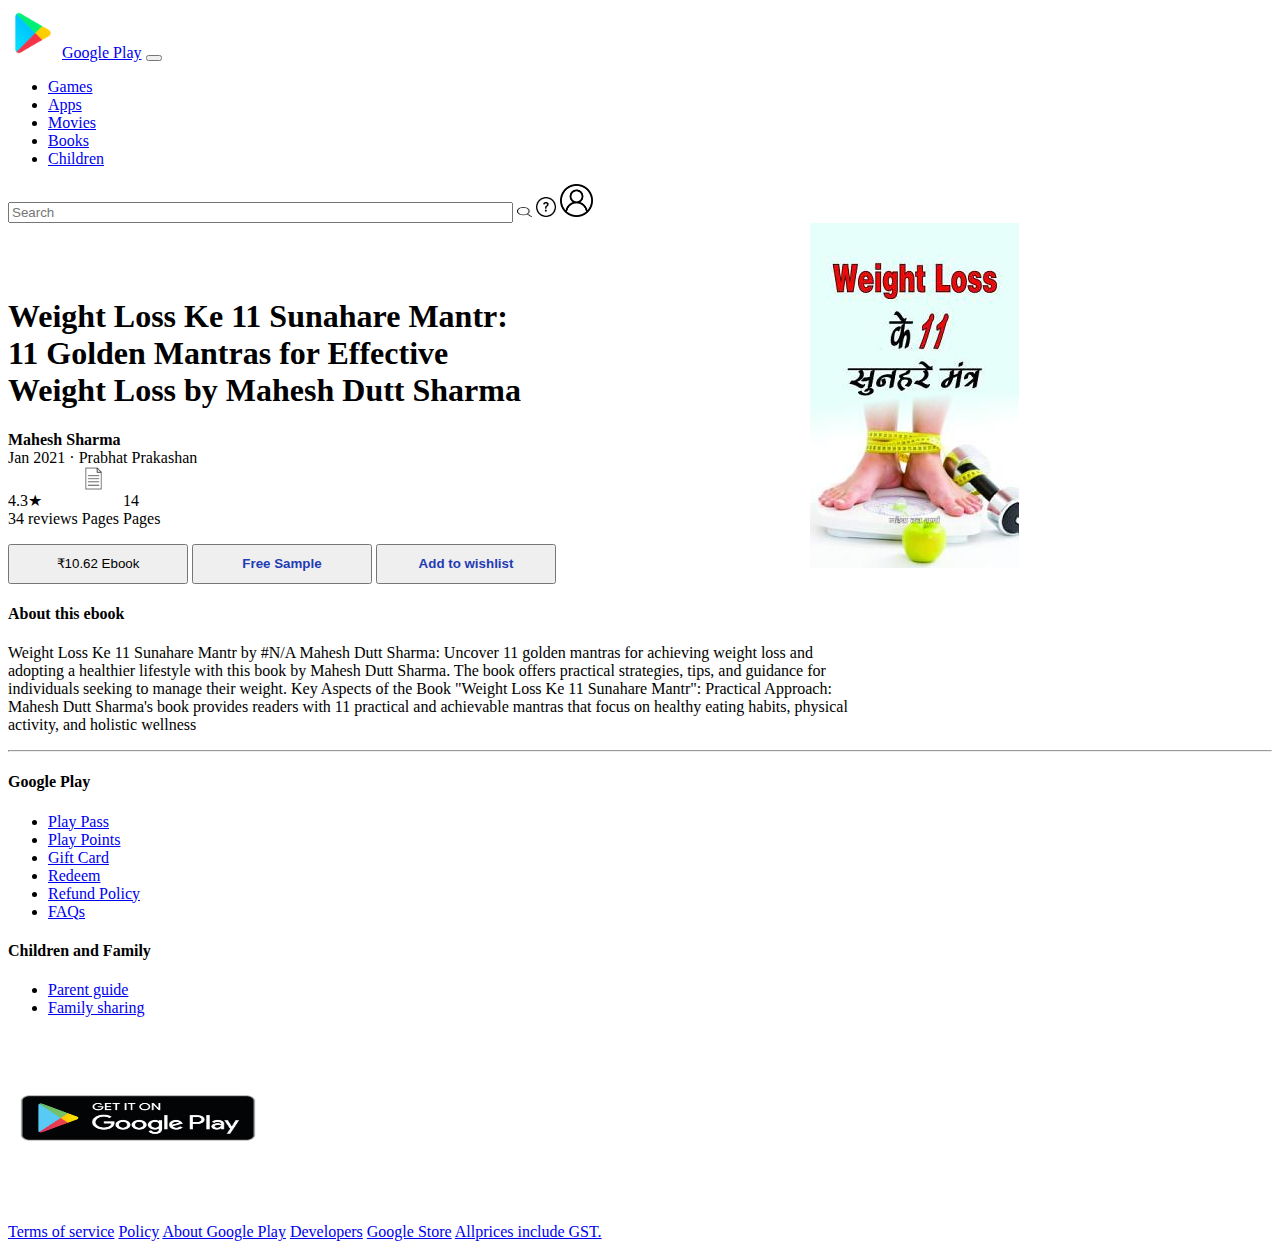
<file: pages/book5.html>
<!DOCTYPE html>
<html>

<head>
    <title>
        Book2
    </title>

    <link href="https://cdn.jsdelivr.net/npm/bootstrap@5.3.1/dist/css/bootstrap.min.css" rel="stylesheet" integrity="
    sha384-4bw+/aepP/YC94hEpVNVgiZdgIC5+VKNBQNGCHeKRQN+PtmoHDEXuppvnDJzQIu9" crossorigin="anonymous">
    <style>
        .rating {
            display: inline-block;
        }

        .pages {
            display: inline-block;
        }

        .pagesno {
            display: inline-block;
        }

        .btn {
            width: 180px;
            height: 40px;
        }

        .btn-outline-secondary {
            color: rgb(31, 60, 180);
        }

        .book_description {
            margin-right: 400px;
        }

        .book_img {
            display: inline-block;
            margin-left: 250px;

        }

        .about_book {
            display: inline-block;
        }
    </style>
</head>

<body>
    <header>
        <nav class="navbar navbar-expand-lg navitem">
            <div class="container-fluid">
                <img src="./../img/Apps-Images/google-play.png" alt="..." height="50px" width="50px" class="ms-3">
                <a class="navbar-brand fs-3 fw-normal" href="#">Google Play</a>

                <button class="navbar-toggler" type="button" data-bs-toggle="collapse"
                    data-bs-target="#navbarSupportedContent" aria-controls="navbarSupportedContent"
                    aria-expanded="false" aria-label="Toggle navigation">
                    <span class="navbar-toggler-icon"></span>
                </button>
                <div class="collapse navbar-collapse" id="navbarSupportedContent">
                    <ul class="navbar-nav me-auto mb-2 mb-lg-0">
                        <li class="nav-item fw-medium ">
                            <a class="nav-link" href="./games.html">Games</a>
                        </li>
                        <li class="nav-item fw-medium">
                            <a class="nav-link" href="./apps.html">Apps </a>
                        </li>
                        <li class="nav-item fw-medium">
                            <a class="nav-link " href="./movies.html">Movies </a>
                        </li>
                        <li class="nav-item fw-medium">
                            <a class="nav-link" href="#">Books</a>
                        </li>
                        <li class="nav-item fw-medium">
                            <a class="nav-link" href="./kids.html">Children</a>
                        </li>
                    </ul>
                    <form class="d-flex">
                        <!-- <input class="form-control mx-5" placeholder="Search" size="60px">-->
                        <input class="form-control me-5" type="search" placeholder="Search" aria-label="Search"
                            size="60px">

                        <img src="./../img/Apps-Images/search-interface-symbol.png" class="img-fluid me-3" alt="..."
                            height="10px" width="15px">

                        <img src="./../img/Apps-Images/question.png" class="img-fluid me-3" alt="..." height="20px"
                            width="20px">

                        <a href="../pages/signin.html"> <img src="./../img/Apps-Images/user.png" class="img-fluid me-3"
                                alt="..." height="33px" width="33px"></a>
                    </form>
                </div>
            </div>
        </nav>
    </header>
    <div class="container">
        <div class="about_book">
            <h1 class="mt-5">Weight Loss Ke 11 Sunahare Mantr: </br>11 Golden Mantras for Effective</br> Weight Loss by
                Mahesh Dutt Sharma</h1>
            <div class="mt-4 text-primary fs-5"><b>Mahesh Sharma</b></div>
            <span>Jan 2021 · Prabhat Prakashan </span>


            <div class="mt-3">
                <div class="rating ">
                    <span class="">4.3★</br>34 reviews</span>
                </div>
                <div class="pages ms-5">
                    <img src="../img/books/page.png" width="23px" />
                    <p>Pages</p>
                </div>
                <div class="pagesno ms-5">
                    <P>14 </br> Pages</P>
                </div>
            </div>
            <div class="mt-4">
                <button type="button" class="btn btn-primary fs-5 p-1"> ₹10.62 Ebook </button>
                <button type="button" class="btn btn-outline-secondary ms-4 fs-5 p-1"><b>Free Sample</b> </button>
                <button type="button" class="btn btn-outline-secondary ms-4 fs-5 p-1"><b>Add to wishlist</b> </button>
            </div>
        </div>
        <div class="book_img">
            <img class="shadow-lg card" src="../img/books/book5.jpg" />
        </div>


        <h4 class="mt-5">About this ebook</h4>
        <p class="mt-4 book_description ">
            Weight Loss Ke 11 Sunahare Mantr by #N/A Mahesh Dutt Sharma: Uncover 11 golden mantras for achieving weight
            loss and adopting a healthier lifestyle with this book by Mahesh Dutt Sharma. The book offers practical
            strategies, tips, and guidance for individuals seeking to manage their weight.
            Key Aspects of the Book "Weight Loss Ke 11 Sunahare Mantr":
            Practical Approach: Mahesh Dutt Sharma's book provides readers with 11 practical and achievable mantras that
            focus on healthy eating habits, physical activity, and holistic wellness
        </p>
        <hr>
        <footer class="mainfooter" role="contentinfo">
            <div class="footer-middle">
            <div class="container">
              <div class="row">
                <div class="col-md-3 col-sm-6">
                  <!--Column1-->
                  <div class="footer-pad">
                    <h4>Google Play</h4>
                    <ul class="list-unstyled">
                      <li><a href="#">Play Pass</a></li>
                      <li><a href="#">Play Points</a></li>
                      <li><a href="#">Gift Card</a></li>
                      <li><a href="#">Redeem</a></li>
                      <li><a href="#">Refund Policy</a></li>
                      <li><a href="#">FAQs</a></li>
                    </ul>
                  </div>
                </div>
                <div class="col-md-3 col-sm-6">
                  <!--Column1-->
                  <div class="footer-pad">
                    <h4>Children and Family</h4>
                    <ul class="list-unstyled">
                      <li><a href="#">Parent guide</a></li>
                      <li><a href="#">Family sharing</a></li>
                    </ul>
                  </div>
                </div>
                <div class="col-md-3">
                  <img src="../img/back playstore.png" class="blackplay" width="260" height="170" >
                </div>
              </div>
            <div class="row">
              <div class="col-md-12 copy">
                <p class="text-center ">
                  <a href="#">Terms of service</a>
                    <a href="#">Policy</a>
                    <a href="#">About Google Play</a>
                    <a href="#">Developers</a>
                    <a href="#">Google Store</a>
                    <a href="#">Allprices include GST.</a>
                </p>
              </div>
            </div>
          </div>
            </div>
          </footer>






    </div>


    <script src="https://cdn.jsdelivr.net/npm/bootstrap@5.3.1/dist/js/bootstrap.bundle.min.js"
        integrity="sha384-HwwvtgBNo3bZJJLYd8oVXjrBZt8cqVSpeBNS5n7C8IVInixGAoxmnlMuBnhbgrkm"
        crossorigin="anonymous"></script>

</body>

</html>
</file>
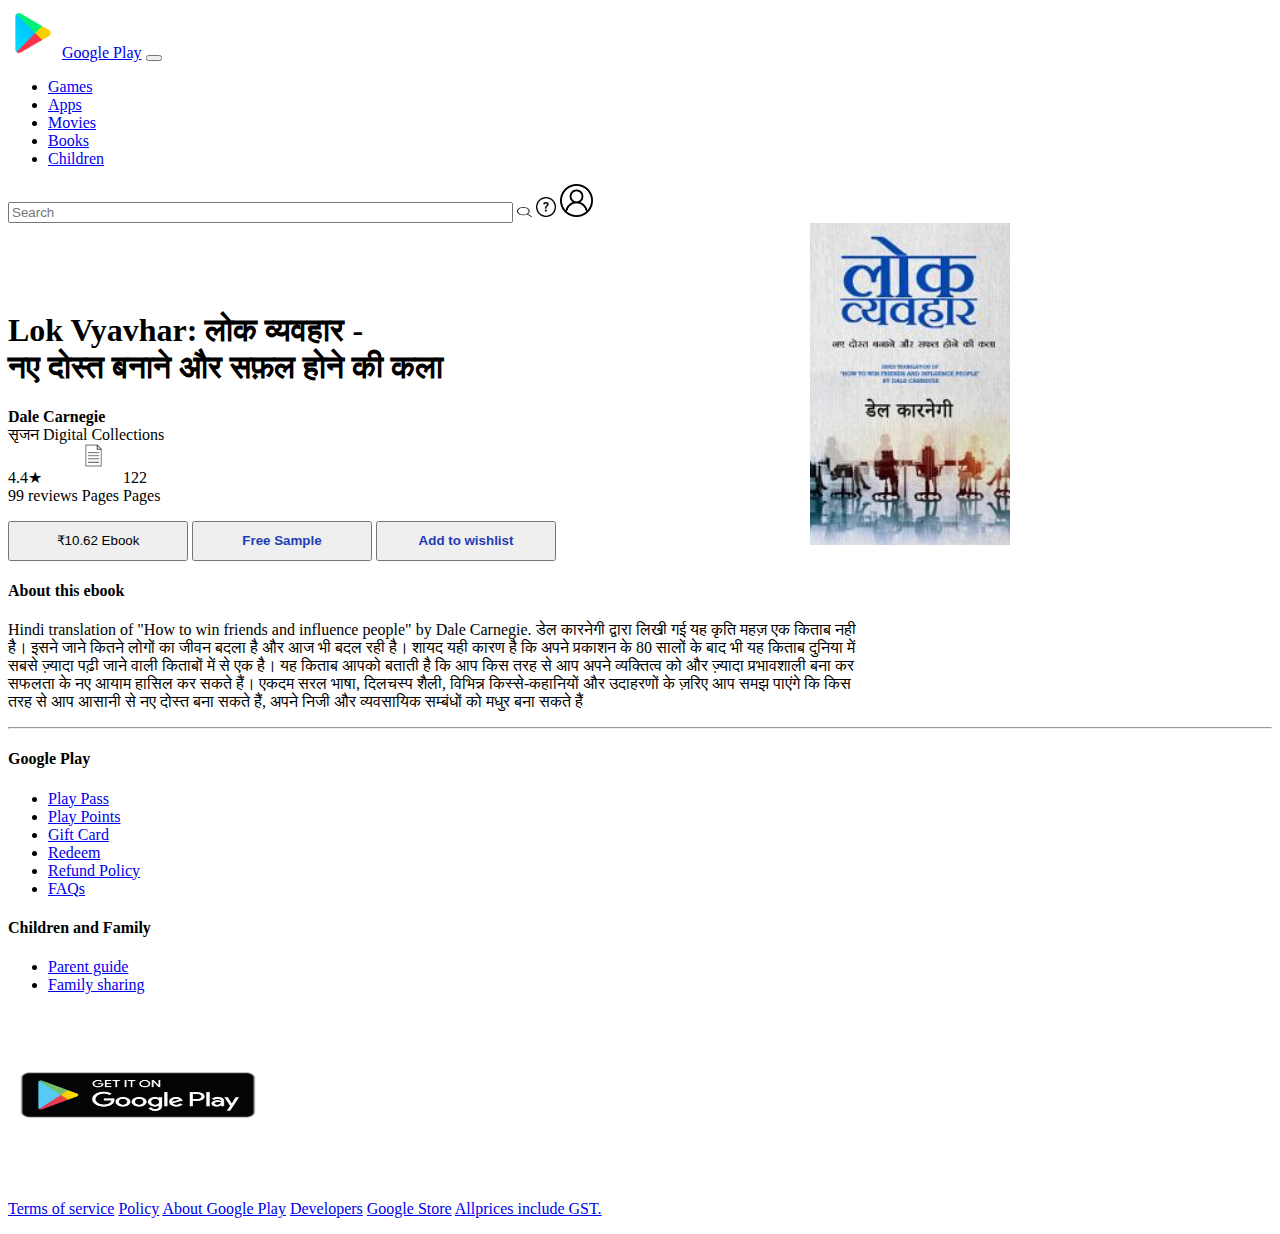
<file: pages/book6.html>
<!DOCTYPE html>
<html>

<head>
    <title>
        Book2
    </title>

    <link href="https://cdn.jsdelivr.net/npm/bootstrap@5.3.1/dist/css/bootstrap.min.css" rel="stylesheet" integrity="
    sha384-4bw+/aepP/YC94hEpVNVgiZdgIC5+VKNBQNGCHeKRQN+PtmoHDEXuppvnDJzQIu9" crossorigin="anonymous">
    <style>
        .rating {
            display: inline-block;
        }

        .pages {
            display: inline-block;
        }

        .pagesno {
            display: inline-block;
        }

        .btn {
            width: 180px;
            height: 40px;
        }

        .btn-outline-secondary {
            color: rgb(31, 60, 180);
        }

        .book_description {
            margin-right: 400px;
        }

        .book_img {
            display: inline-block;
            margin-left: 250px;

        }

        .about_book {
            display: inline-block;
        }
    </style>
</head>

<body>
    <header>
        <nav class="navbar navbar-expand-lg navitem">
            <div class="container-fluid">
                <img src="./../img/Apps-Images/google-play.png" alt="..." height="50px" width="50px" class="ms-3">
                <a class="navbar-brand fs-3 fw-normal" href="#">Google Play</a>

                <button class="navbar-toggler" type="button" data-bs-toggle="collapse"
                    data-bs-target="#navbarSupportedContent" aria-controls="navbarSupportedContent"
                    aria-expanded="false" aria-label="Toggle navigation">
                    <span class="navbar-toggler-icon"></span>
                </button>
                <div class="collapse navbar-collapse" id="navbarSupportedContent">
                    <ul class="navbar-nav me-auto mb-2 mb-lg-0">
                        <li class="nav-item fw-medium ">
                            <a class="nav-link" href="./games.html">Games</a>
                        </li>
                        <li class="nav-item fw-medium">
                            <a class="nav-link" href="./apps.html">Apps </a>
                        </li>
                        <li class="nav-item fw-medium">
                            <a class="nav-link " href="./movies.html">Movies </a>
                        </li>
                        <li class="nav-item fw-medium">
                            <a class="nav-link" href="#">Books</a>
                        </li>
                        <li class="nav-item fw-medium">
                            <a class="nav-link" href="./kids.html">Children</a>
                        </li>
                    </ul>
                    <form class="d-flex">
                        <!-- <input class="form-control mx-5" placeholder="Search" size="60px">-->
                        <input class="form-control me-5" type="search" placeholder="Search" aria-label="Search"
                            size="60px">

                        <img src="./../img/Apps-Images/search-interface-symbol.png" class="img-fluid me-3" alt="..."
                            height="10px" width="15px">

                        <img src="./../img/Apps-Images/question.png" class="img-fluid me-3" alt="..." height="20px"
                            width="20px">

                        <a href="../pages/signin.html"> <img src="./../img/Apps-Images/user.png" class="img-fluid me-3"
                                alt="..." height="33px" width="33px"></a>
                    </form>
                </div>
            </div>
        </nav>
    </header>
    <div class="container">
        <div class="about_book">
            <h1 class="mt-5">Lok Vyavhar: लोक व्यवहार -</br> नए दोस्त बनाने और सफ़ल होने की कला</h1>
            <div class="mt-4 text-primary fs-5"><b>Dale Carnegie </b></div>
            <span>सृजन Digital Collections </span>


            <div class="mt-3">
                <div class="rating ">
                    <span class="">4.4★</br>99 reviews</span>
                </div>
                <div class="pages ms-5">
                    <img src="../img/books/page.png" width="23px" />
                    <p>Pages</p>
                </div>
                <div class="pagesno ms-5">
                    <P>122 </br> Pages</P>
                </div>
            </div>
            <div class="mt-4">
                <button type="button" class="btn btn-primary fs-5 p-1"> ₹10.62 Ebook </button>
                <button type="button" class="btn btn-outline-secondary ms-4 fs-5 p-1"><b>Free Sample</b> </button>
                <button type="button" class="btn btn-outline-secondary ms-4 fs-5 p-1"><b>Add to wishlist</b> </button>
            </div>
        </div>
        <div class="book_img ">
            <img class="shadow-lg card " width="200px" src="../img/books/book6.jpg" />
        </div>


        <h4 class="mt-5">About this ebook</h4>
        <p class="mt-4 book_description ">
            Hindi translation of "How to win friends and influence people" by Dale Carnegie.


            डेल कारनेगी द्वारा लिखी गई यह कृति महज़ एक किताब नही है। इसने जाने कितने लोगों का जीवन बदला है और आज भी बदल
            रही है। शायद यही कारण है कि अपने प्रकाशन के 80 सालों के बाद भी यह किताब दुनिया में सबसे ज़्यादा पढ़ी जाने
            वाली किताबों में से एक है। यह किताब आपको बताती है कि आप किस तरह से आप अपने व्यक्तित्व को और ज़्यादा
            प्रभावशाली बना कर सफलता के नए आयाम हासिल कर सकते हैं। एकदम सरल भाषा, दिलचस्प शैली, विभिन्न किस्से-कहानियों
            और उदाहरणों के ज़रिए आप समझ पाएंगे कि किस तरह से आप आसानी से नए दोस्त बना सकते हैं, अपने निजी और व्यवसायिक
            सम्बंधों को मधुर बना सकते हैं
        </p>
        <hr>
        <footer class="mainfooter" role="contentinfo">
            <div class="footer-middle">
            <div class="container">
              <div class="row">
                <div class="col-md-3 col-sm-6">
                  <!--Column1-->
                  <div class="footer-pad">
                    <h4>Google Play</h4>
                    <ul class="list-unstyled">
                      <li><a href="#">Play Pass</a></li>
                      <li><a href="#">Play Points</a></li>
                      <li><a href="#">Gift Card</a></li>
                      <li><a href="#">Redeem</a></li>
                      <li><a href="#">Refund Policy</a></li>
                      <li><a href="#">FAQs</a></li>
                    </ul>
                  </div>
                </div>
                <div class="col-md-3 col-sm-6">
                  <!--Column1-->
                  <div class="footer-pad">
                    <h4>Children and Family</h4>
                    <ul class="list-unstyled">
                      <li><a href="#">Parent guide</a></li>
                      <li><a href="#">Family sharing</a></li>
                    </ul>
                  </div>
                </div>
                <div class="col-md-3">
                  <img src="../img/back playstore.png" class="blackplay" width="260" height="170" >
                </div>
              </div>
            <div class="row">
              <div class="col-md-12 copy">
                <p class="text-center ">
                  <a href="#">Terms of service</a>
                    <a href="#">Policy</a>
                    <a href="#">About Google Play</a>
                    <a href="#">Developers</a>
                    <a href="#">Google Store</a>
                    <a href="#">Allprices include GST.</a>
                </p>
              </div>
            </div>
          </div>
            </div>
          </footer>






    </div>


    <script src="https://cdn.jsdelivr.net/npm/bootstrap@5.3.1/dist/js/bootstrap.bundle.min.js"
        integrity="sha384-HwwvtgBNo3bZJJLYd8oVXjrBZt8cqVSpeBNS5n7C8IVInixGAoxmnlMuBnhbgrkm"
        crossorigin="anonymous"></script>

</body>

</html>
</file>
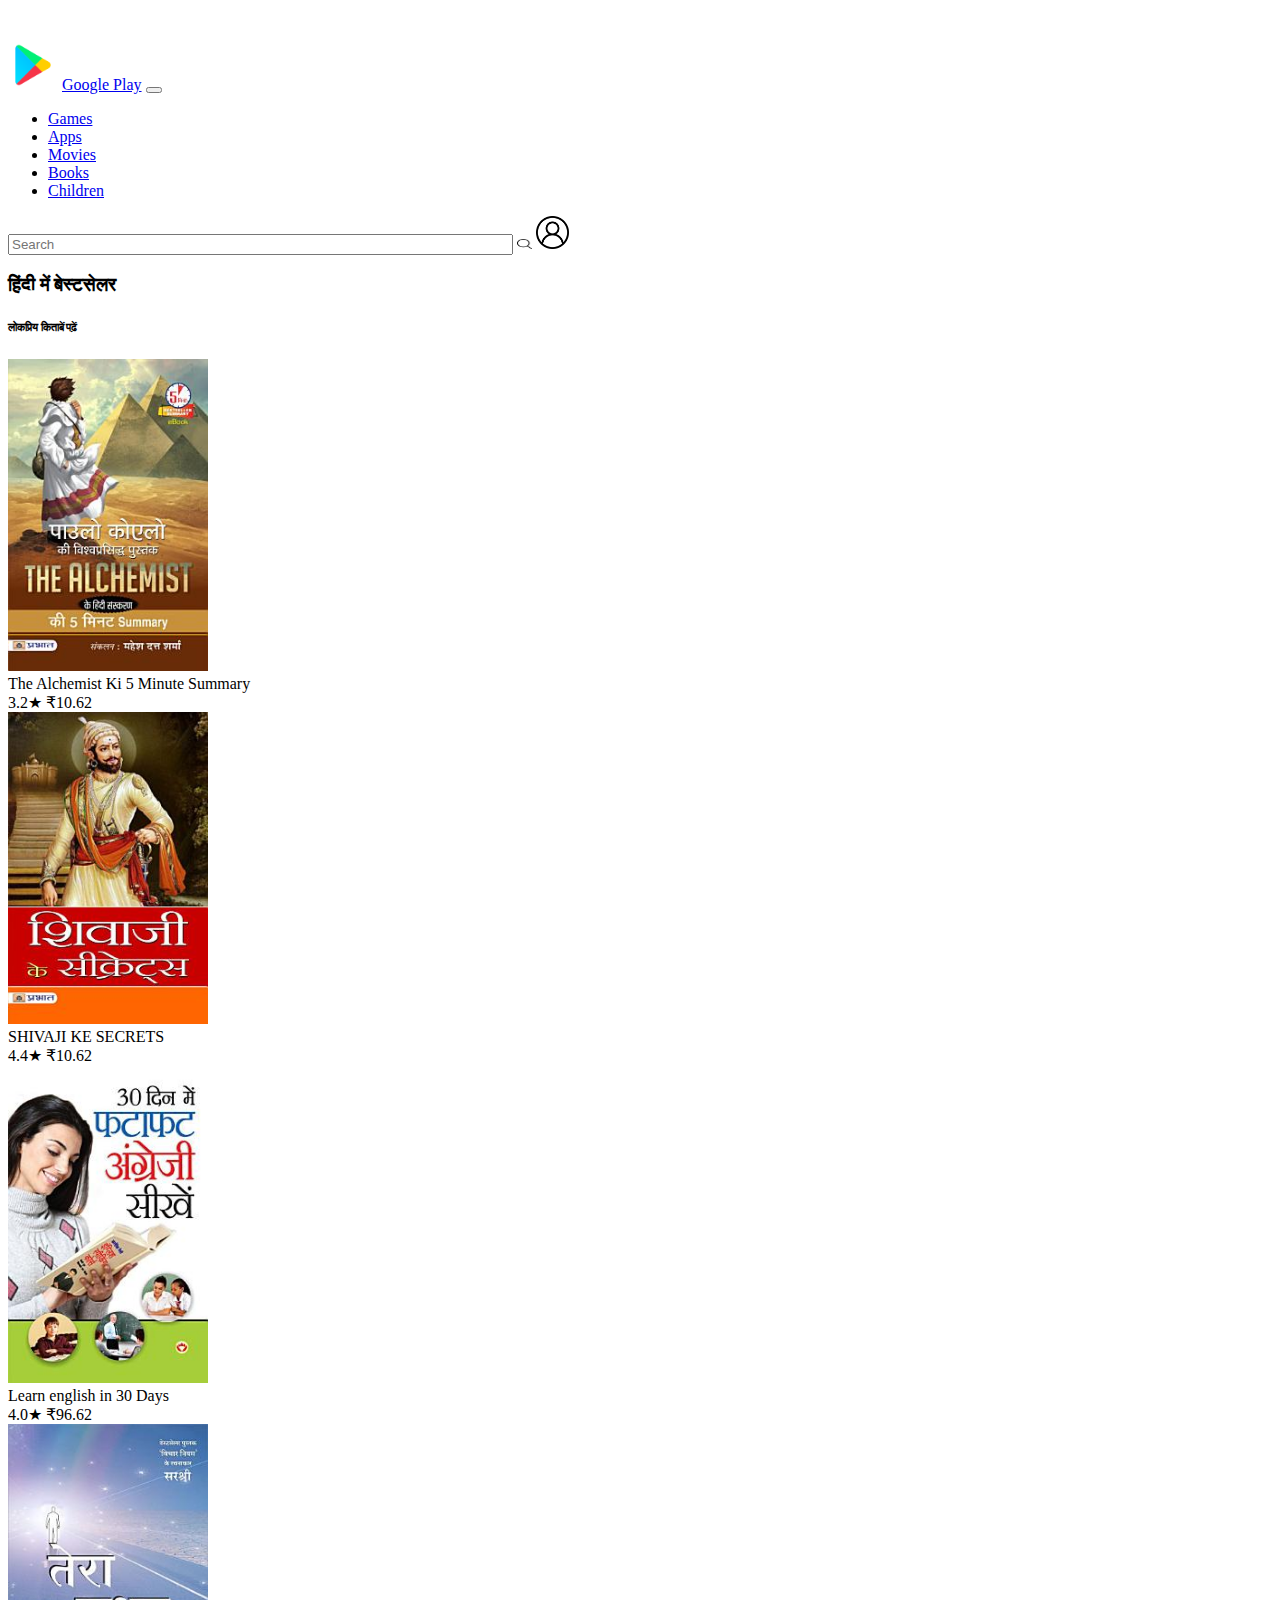
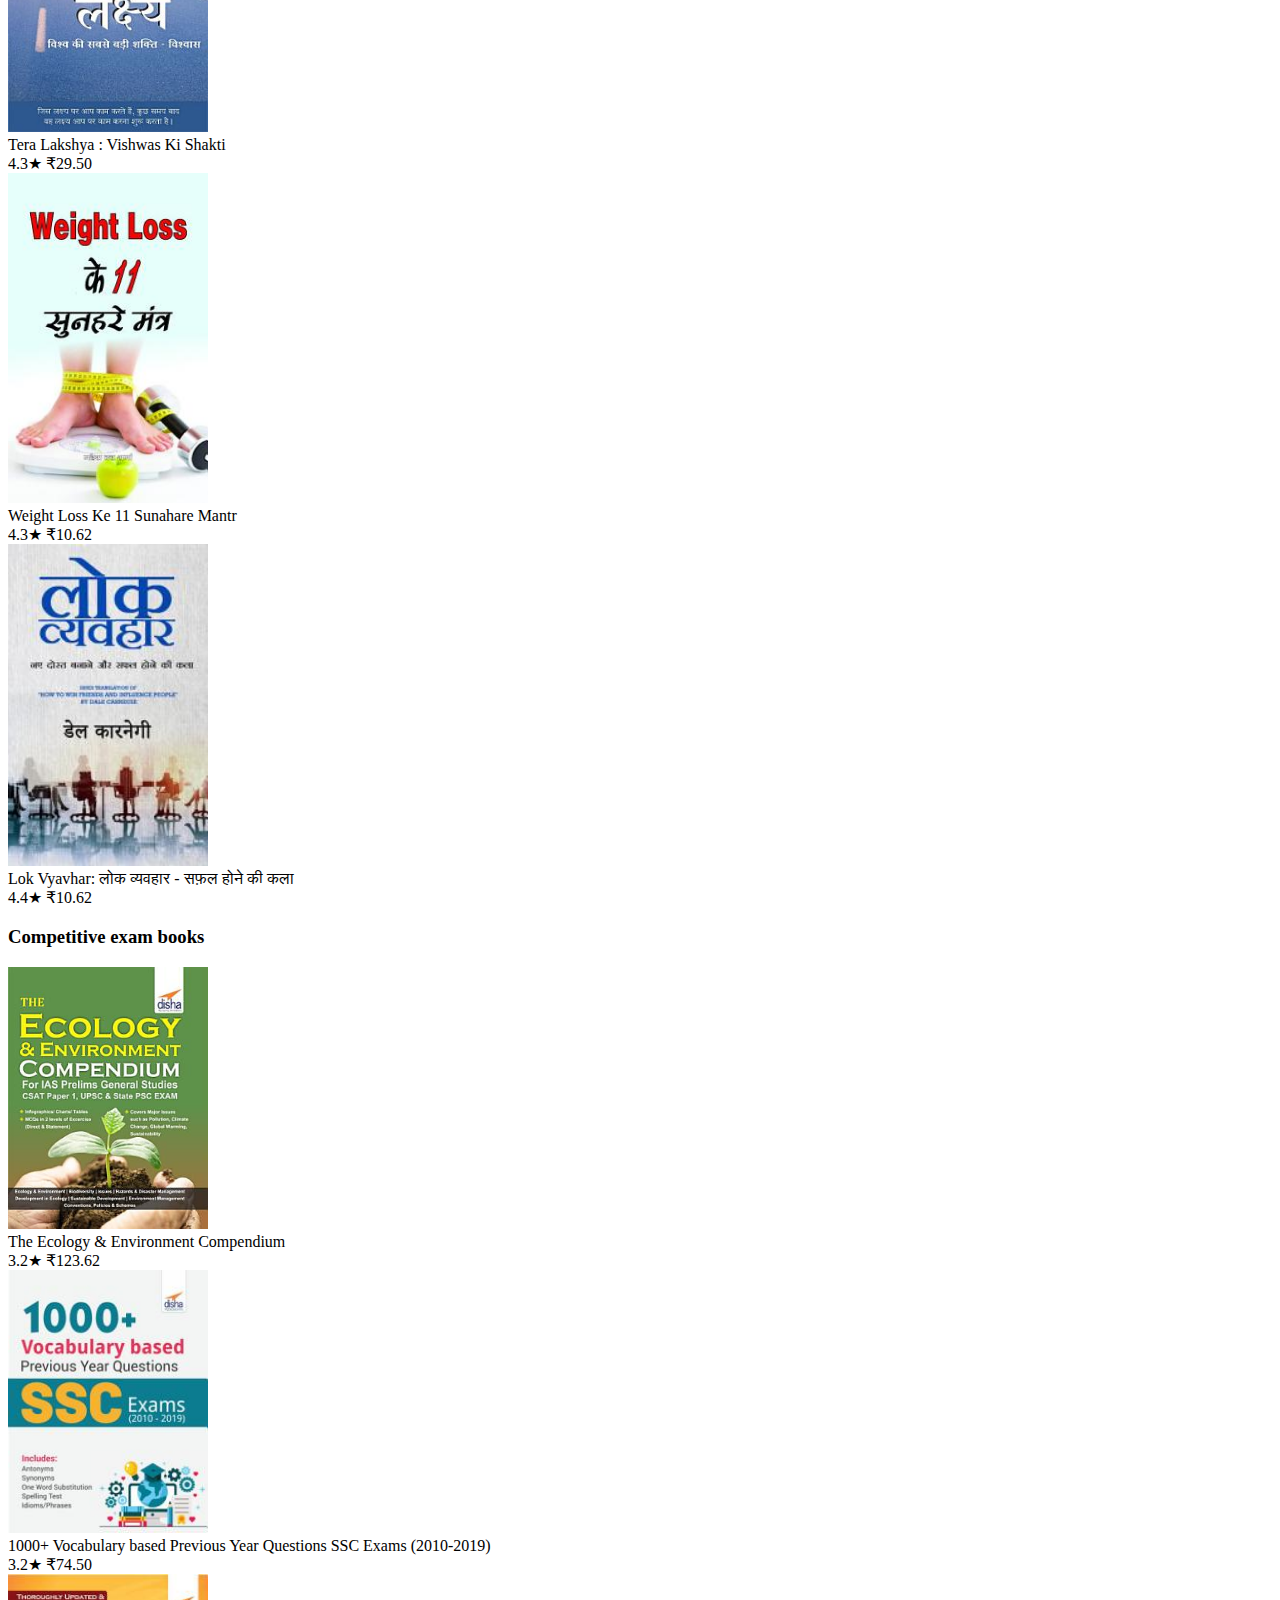
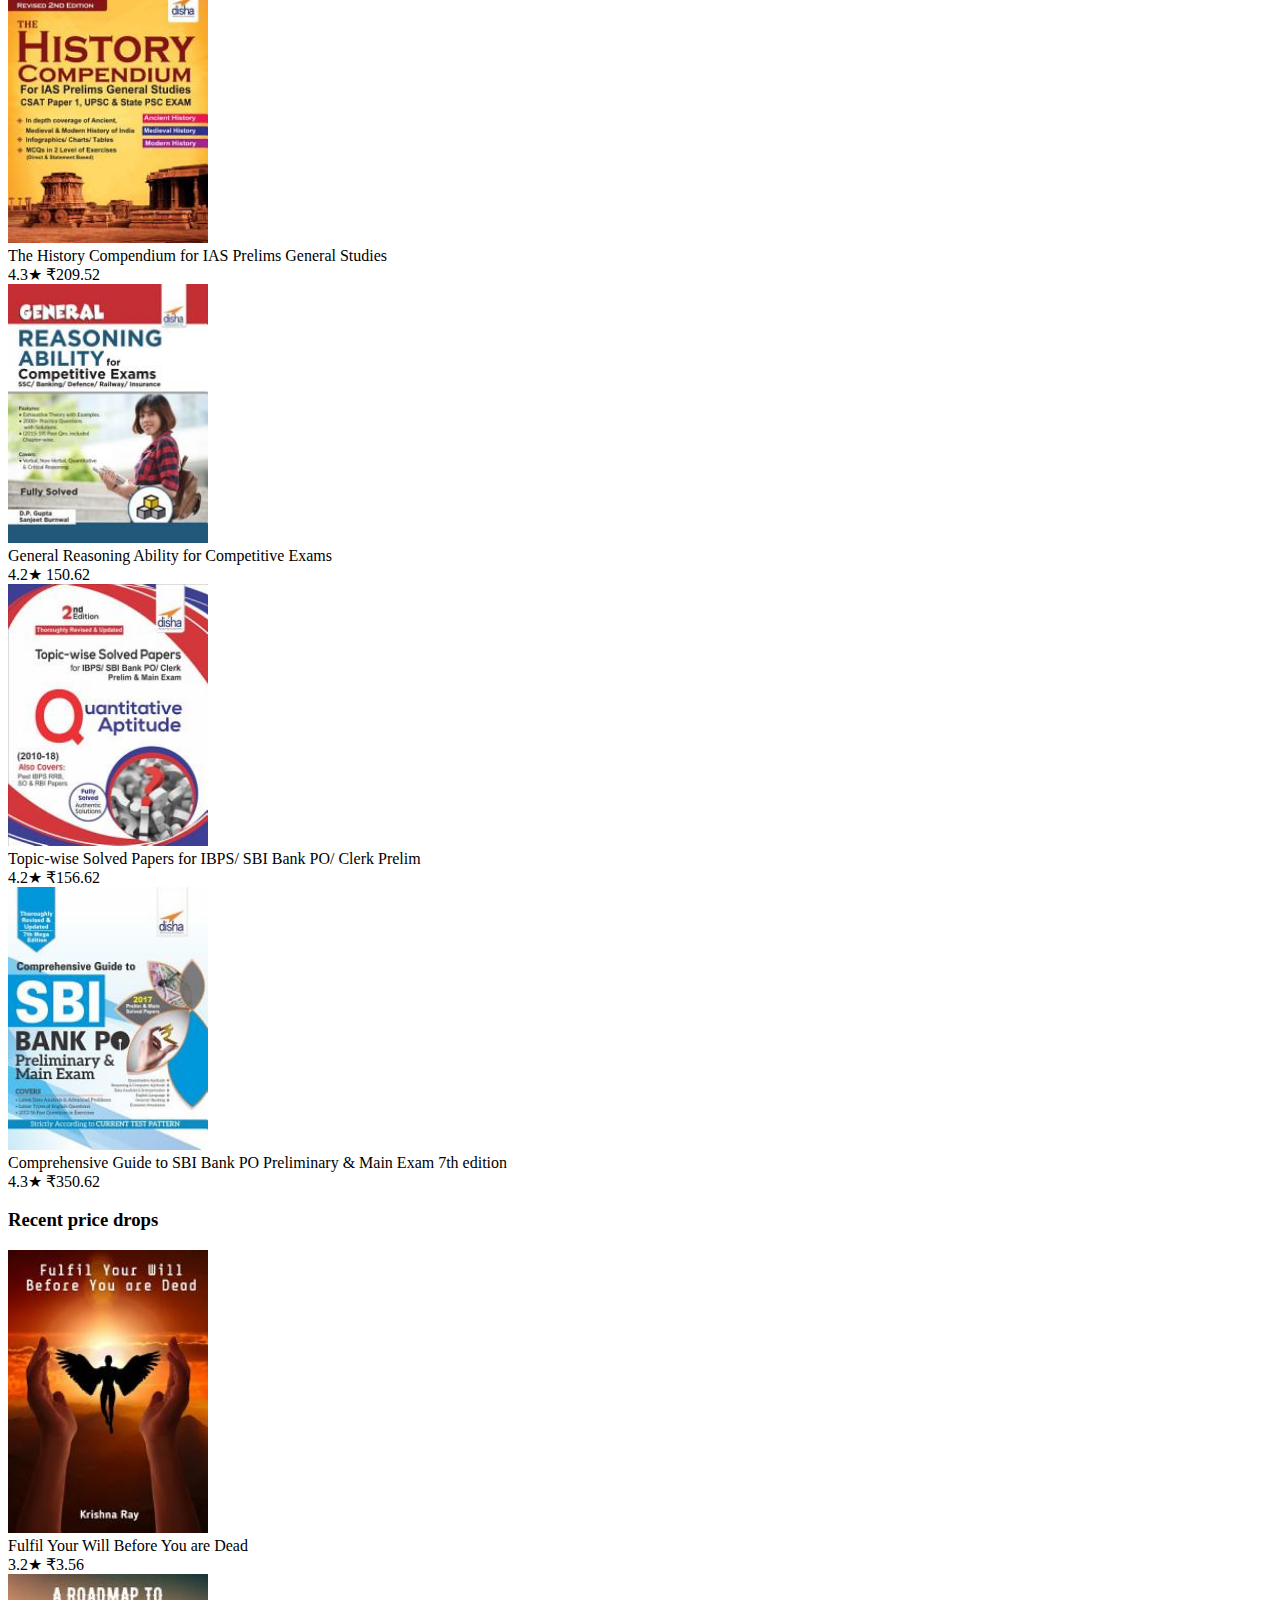
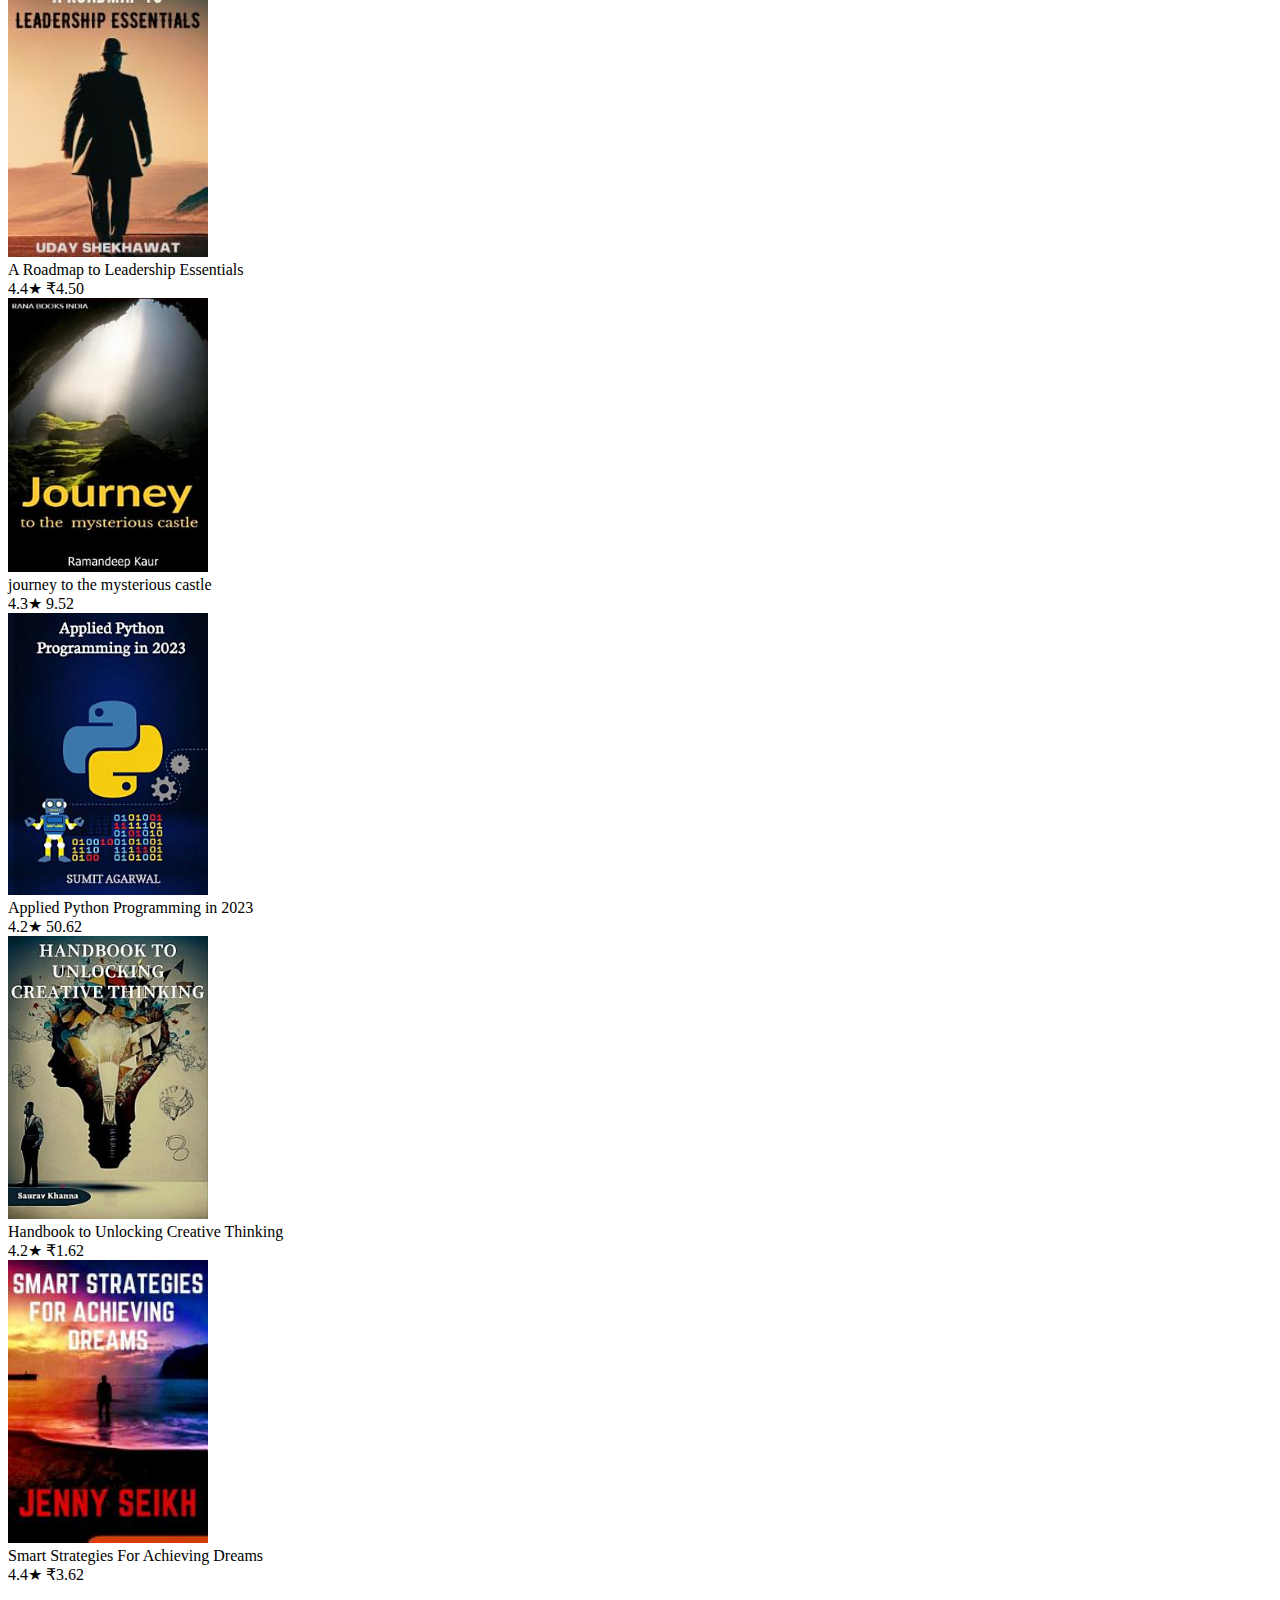
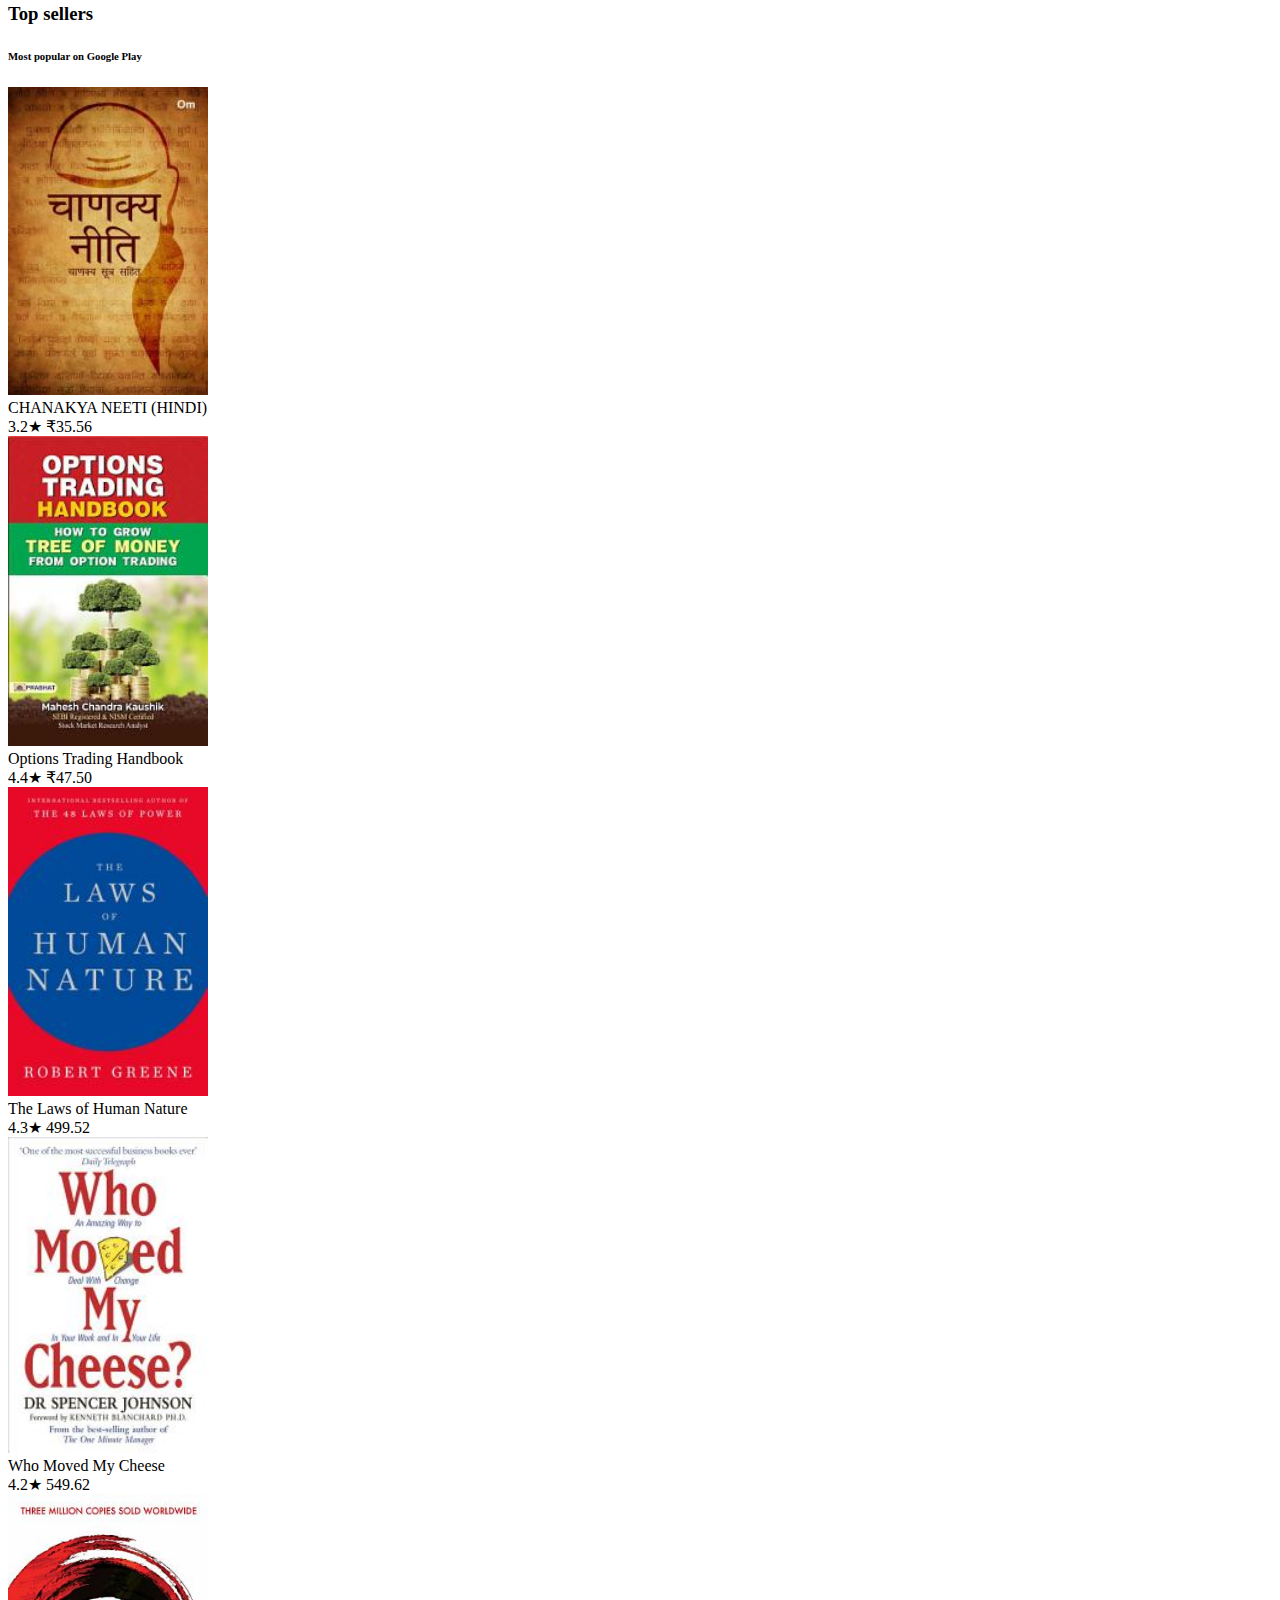
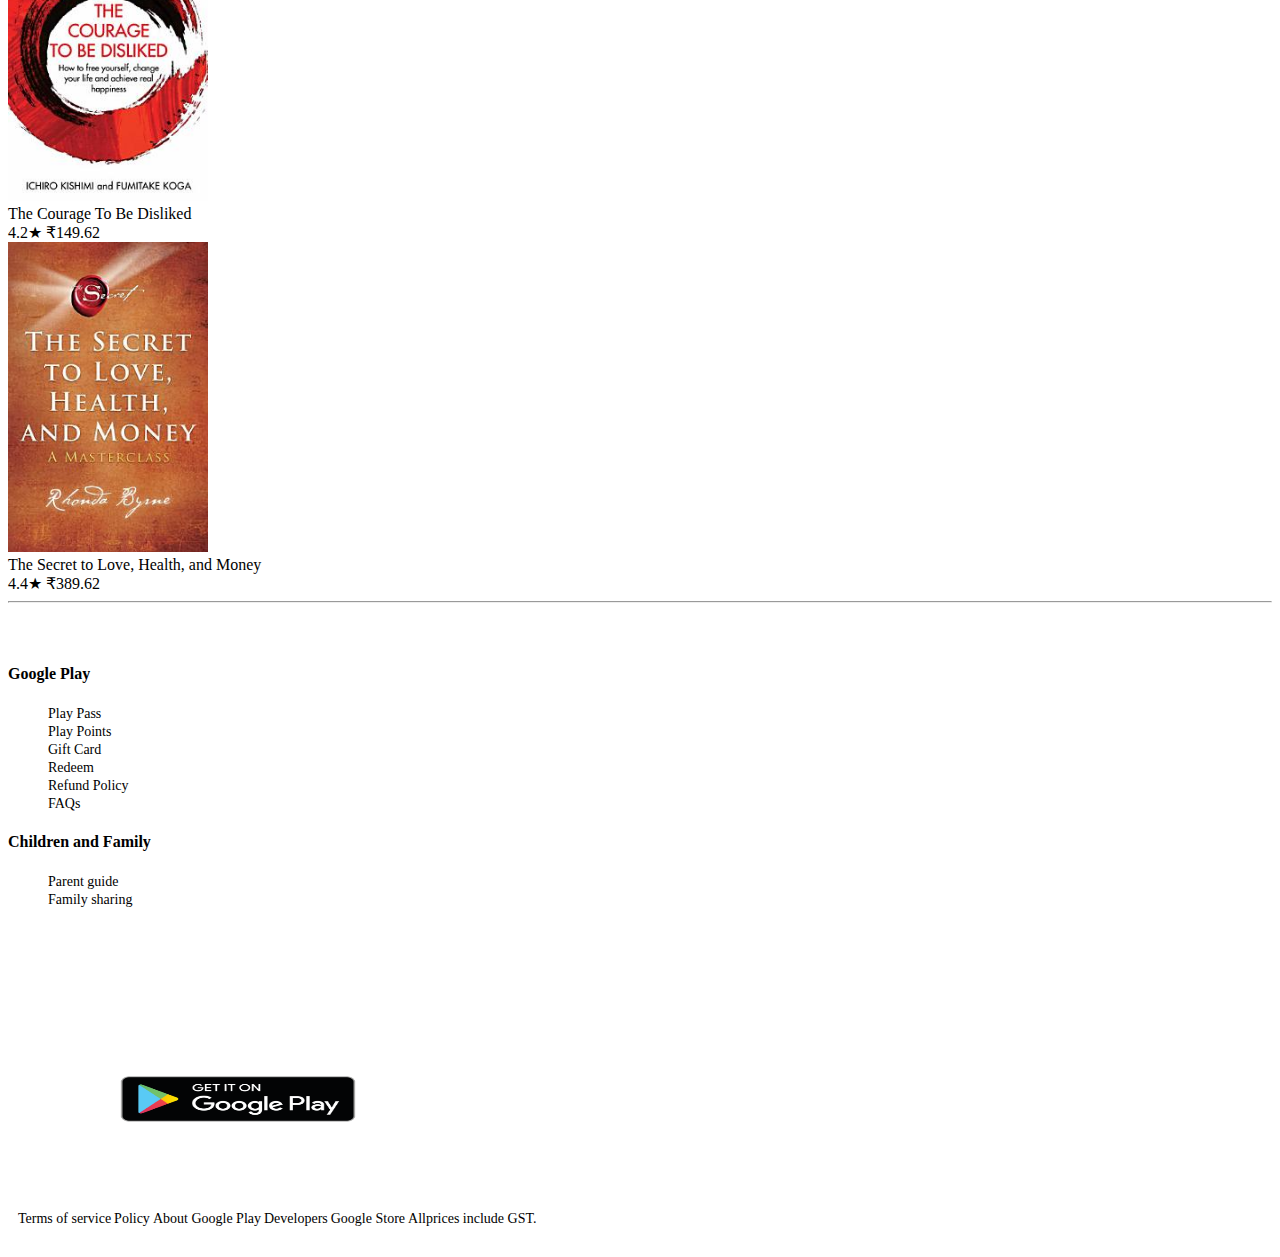
<file: pages/books.html>
<!DOCTYPE html>
<html>

<head>
    <title>Books Page</title>
    <link href="https://cdn.jsdelivr.net/npm/bootstrap@5.3.1/dist/css/bootstrap.min.css" rel="stylesheet" integrity="
        sha384-4bw+/aepP/YC94hEpVNVgiZdgIC5+VKNBQNGCHeKRQN+PtmoHDEXuppvnDJzQIu9" crossorigin="anonymous">
    <link href="../css/books.css" rel="stylesheet" />
    <style>

    </style>
</head>

<body>
    <header>
        <!--<nav class="navbar navbar-expand-lg navitem  sticky-top">-->
            <nav class="navbar navbar-expand-lg sticky-top position-steeky">
            <div class="container-fluid">
                <img src="./../img/Apps-Images/google-play.png" alt="..." height="50px" width="50px" class="ms-3">
                <a class="navbar-brand fs-3 fw-normal" href="#">Google Play</a>

                <button class="navbar-toggler" type="button" data-bs-toggle="collapse"
                    data-bs-target="#navbarNav" aria-controls="navbarNav"
                    aria-expanded="false" aria-label="Toggle navigation">
                    <span class="navbar-toggler-icon"></span>
                </button>
                <div class="collapse navbar-collapse" id="navbarNav">
                    <ul class="navbar-nav me-auto mb-2 mb-lg-0">
                        <li class="nav-item fw-medium ">
                            <a class="nav-link" href="./games.html">Games</a>
                        </li>
                        <li class="nav-item fw-medium">
                            <a class="nav-link" href="./apps.html">Apps </a>
                        </li>
                        <li class="nav-item fw-medium">
                            <a class="nav-link " href="./movies.html">Movies </a>
                        </li>
                        <li class="nav-item fw-medium">
                            <a class="nav-link" href="#">Books</a>
                        </li>
                        <li class="nav-item fw-medium">
                            <a class="nav-link" href="./kids.html">Children</a>
                        </li>
                    </ul>
                    <form class="d-flex">
                        <!-- <input class="form-control mx-5" placeholder="Search" size="60px">-->
                        <input class="form-control me-5" type="search" placeholder="Search" aria-label="Search"
                            size="60px">

                        <img src="./../img/Apps-Images/search-interface-symbol.png" class="img-fluid me-4" alt="..."
                            height="10px" width="15px">

                       

                        <a href="../pages/signin.html"> <img src="./../img/Apps-Images/user.png" class="img-fluid me-5"
                                alt="..." height="33px" width="33px"></a>
                               
                    </form>
                </div>
            </div>
        </nav>
    </header>
    <div class="container">
        <div class="product">
            <h3 class="mt-5">हिंदी में बेस्टसेलर</h3>
            <h6>लोकप्रिय किताबें पढ़ें</h6>
            <div id="carouselExample" class="carousel slide">
                <div class="carousel-inner">
                    <div class="carousel-item active">

                        <div class="row">

                            <div class="col-lg-2 col-md-4 col-sm-6 mt-3 colume_card  ">

                                <a href="../pages/book1.html"> <img src="../img/books/book1.jpg" width="200px"
                                        class="m-2 img-fluid card" /></a>
                                <div class="ms-3 mt-3  ">The Alchemist Ki 5 Minute Summary </div>
                                <div class="d-flex ms-2">
                                    <span class="mx-2"> 3.2★</span>
                                    <span>₹10.62</span>
                                </div>


                            </div>

                            <div class="col-lg-2 col-md-4 col-sm-6 mt-3 colume_card ">

                                <a href="../pages/book2.html"> <img src="../img/books/book2.jpg" width="200px"
                                        class="m-2 img-fluid card" /></a>
                                <div class="ms-3 mt-3 ">SHIVAJI KE SECRETS</div>
                                <div class="d-flex">
                                    <span class="mx-3">4.4★</span>
                                    <span>₹10.62</span>
                                </div>

                            </div>
                            <div class="col-lg-2 col-md-4 col-sm-6 mt-3 colume_card ">

                                <a href="../pages/book3.html"> <img src="../img/books/book3.jpg" width="200px"
                                        class="m-2 img-fluid card" /></a>
                                <div class="ms-3 mt-3 ">Learn english in 30 Days</div>
                                <div class="d-flex">
                                    <span class="mx-3">4.0★</span>
                                    <span>₹96.62</span>
                                </div>

                            </div>
                            <div class="col-lg-2 col-md-4 col-sm-6 mt-3 colume_card">

                                <a href="../pages/book4.html"><img src="../img/books/book4.jpg" width="200px"
                                        class="m-2 img-fluid card" /></a>
                                <div class="ms-3 mt-3 ">Tera Lakshya : Vishwas Ki Shakti</div>
                                <div class="d-flex">
                                    <span class="mx-3">4.3★</span>
                                    <span>₹29.50</span>
                                </div>
                            </div>

                            <div class="col-lg-2 col-md-4 col-sm-6 mt-3 colume_card ">

                                <a href="../pages/book5.html"><img src="../img/books/book5.jpg" width="200px"
                                    class="m-2 img-fluid card" /></a>
                                <div class="ms-3 mt-3 ">Weight Loss Ke 11 Sunahare Mantr</div>
                                <div class="d-flex">
                                    <span class="mx-3">4.3★</span>
                                    <span>₹10.62</span>
                                </div>


                            </div>
                            <div class="col-lg-2 col-md-4 col-sm-6 mt-3 colume_card ">

                                <a href="../pages/book6.html"><img src="../img/books/book6.jpg" width="200px"
                                        class="m-2  img-fluid card" /></a>
                                <div class="ms-3 mt-3 ">Lok Vyavhar: लोक व्यवहार - सफ़ल होने की कला</div>
                                <div class="d-flex">
                                    <span class="mx-3">4.4★</span>
                                    <span>₹10.62</span>
                                </div>

                            </div>

                        </div>
                    </div>
                </div>

            </div>
            <h3 class="mt-5">Competitive exam books</h3>
            <div id="carouselExample" class="carousel slide">
                <div class="carousel-inner">
                    <div class="carousel-item active">
                        <div class="row">
                            <div class="col-lg-2 col-md-4 col-sm-6 mt-3 colume_card">
                                <a href="#"><img src="../img/books/book7.jpg" width="200px"
                                        class="m-2 img-fluid card" /></a>
                                <div class="ms-3 mt-3 ">The Ecology & Environment Compendium </div>
                                <div class="d-flex">
                                    <span class="mx-3 "> 3.2★</span>
                                    <span>₹123.62</span>
                                </div>

                            </div>
                            <div class="col-lg-2 col-md-4 col-sm-6 mt-3 colume_card">
                                <a href="#"> <img src="../img/books/book8.jpg" width="200px"
                                        class="m-2 img-fluid card" /></a>
                                <div class="ms-3 mt-3 ">1000+ Vocabulary based Previous Year Questions SSC Exams
                                    (2010-2019)</div>

                                <div class="d-flex">
                                    <span class="mx-3 "> 3.2★</span>
                                    <span>₹74.50</span>
                                </div>

                            </div>
                            <div class="col-lg-2 col-md-4 col-sm-6 mt-3 colume_card">
                                <a href="#"></a><img src="../img/books/book9.jpg" width="200px"
                                    class="m-2 img-fluid card" /></a>
                                <div class="ms-3 mt-3 ">The History Compendium for IAS Prelims General Studies </div>
                                <div class="d-flex">
                                    <span class="mx-3 "> 4.3★</span>
                                    <span>₹209.52</span>
                                </div>


                            </div>
                            <div class="col-lg-2 col-md-4 col-sm-6 mt-3 colume_card">
                                <a href="#"><img src="../img/books/book10.jpg" width="200px"
                                        class="m-2 img-fluid card" /></a>
                                <div class="ms-3 mt-3 ">General Reasoning Ability for Competitive Exams </div>
                                <div class="d-flex">
                                    <span class="mx-3 "> 4.2★</span>
                                    <span>150.62</span>
                                </div>

                            </div>
                            <div class="col-lg-2 col-md-4 col-sm-6 mt-3 colume_card">
                                <a href="#"><img src="../img/books/book11.jpg" width="200px"
                                        class="m-2 img-fluid card" /></a>
                                <div class="ms-3 mt-3 ">Topic-wise Solved Papers for IBPS/ SBI Bank PO/ Clerk Prelim
                                </div>
                                <div class="d-flex">
                                    <span class="mx-3 "> 4.2★</span>
                                    <span>₹156.62</span>
                                </div>

                            </div>
                            <div class="col-lg-2 col-md-4 col-sm-6 mt-3 colume_card">
                                <a href="#"> <img src="../img/books/book12.jpg" width="200px"
                                        class="m-2 img-fluid card" /></a>
                                <div class="ms-3 mt-3 ">Comprehensive Guide to SBI Bank PO Preliminary & Main Exam 7th
                                    edition </div>
                                <div class="d-flex">
                                    <span class="mx-3 "> 4.3★</span>
                                    <span>₹350.62</span>
                                </div>

                            </div>

                        </div>
                    </div>
                </div>
            </div>
            <h3 class="mt-5">Recent price drops</h3>
            <div id="carouselExample" class="carousel slide">
                <div class="carousel-inner">
                    <div class="carousel-item active">
                        <div class="row">
                            <div class="col-lg-2 col-md-4 col-sm-6 mt-3 colume_card">
                                <a href="#"><img src="../img/books/book13.jpg" width="200px"
                                        class="m-2 img-fluid card" /></a>
                                <div class="ms-3 mt-3 ">Fulfil Your Will Before You are Dead </div>
                                <div class="d-flex">
                                    <span class="mx-3 "> 3.2★</span>
                                    <span>₹3.56</span>
                                </div>

                            </div>

                            <div class="col-lg-2 col-md-4 col-sm-6 mt-3 colume_card">

                                <a href="#"> <img src="../img/books/book14.jpg" width="200px"
                                        class="m-2 img-fluid card" /></a>
                                <div class="ms-3 mt-3 ">A Roadmap to Leadership Essentials</div>
                                <div class="d-flex">
                                    <span class="mx-3 "> 4.4★</span>
                                    <span>₹4.50</span>
                                </div>


                            </div>

                            <div class="col-lg-2 col-md-4 col-sm-6 mt-3 colume_card">
                                <a href="#"> <img src="../img/books/book15.jpg" width="200px"
                                        class="m-2 img-fluid card" /></a>
                                <div class="ms-3 mt-3 ">journey to the mysterious castle</div>
                                <div class="d-flex">
                                    <span class="mx-3 "> 4.3★</span>
                                    <span>9.52</span>
                                </div>

                            </div>
                            <div class="col-lg-2 col-md-4 col-sm-6 mt-3 colume_card">
                                <a href="#"><img src="../img/books/book16.jpg" width="200px"
                                        class="m-2 img-fluid card" /></a>
                                <div class="ms-3 mt-3 ">Applied Python Programming in 2023 </div>
                                <div class="d-flex">
                                    <span class="mx-3 "> 4.2★</span>
                                    <span>50.62</span>
                                </div>

                            </div>
                            <div class="col-lg-2 col-md-4 col-sm-6 mt-3 colume_card">
                                <a href="#"> <img src="../img/books/book17.jpg" width="200px"
                                        class="m-2 img-fluid card" /></a>
                                <div class="ms-3 mt-3 ">Handbook to Unlocking Creative Thinking </div>
                                <div class="d-flex">
                                    <span class="mx-3 "> 4.2★</span>
                                    <span>₹1.62</span>
                                </div>

                            </div>
                            <div class="col-lg-2 col-md-4 col-sm-6 mt-3 colume_card">
                                <a href="#"> <img src="../img/books/book18.jpg" width="200px"
                                        class="m-2 img-fluid card" /></a>
                                <div class="ms-3 mt-3 ">Smart Strategies For Achieving Dreams </div>
                                <div class="d-flex">
                                    <span class="mx-3 "> 4.4★</span>
                                    <span>₹3.62</span>
                                </div>

                            </div>

                        </div>
                    </div>
                </div>
            </div>
            <h3 class="mt-5">Top sellers</h3>
            <h6>Most popular on Google Play</h6>
            <div id="carouselExample" class="carousel slide">
                <div class="carousel-inner">
                    <div class="carousel-item active">
                        <div class="row">
                            <div class="col-lg-2 col-md-4 col-sm-6 mt-3 colume_card">
                                <a href="#"> <img src="../img/books/book19.jpg" width="200px"
                                        class="m-2 img-fluid card" /></a>
                                <div class="ms-3 mt-3 ">CHANAKYA NEETI (HINDI) </div>
                                <div class="d-flex">
                                    <span class="mx-3 "> 3.2★</span>
                                    <span>₹35.56</span>
                                </div>


                            </div>

                            <div class="col-lg-2 col-md-4 col-sm-6 mt-3 colume_card">

                                <a href="#"><img src="../img/books/book20.jpg" width="200px"
                                        class="m-2 img-fluid card" /></a>
                                <div class="ms-3 mt-3 ">Option​s Trading Handbook</div>
                                <div class="d-flex">
                                    <span class="mx-3 "> 4.4★</span>
                                    <span>₹47.50</span>
                                </div>


                            </div>

                            <div class="col-lg-2 col-md-4 col-sm-6 mt-3 colume_card">
                                <a href="#"><img src="../img/books/book21.jpg" width="200px"
                                        class="m-2 img-fluid card" /></a>
                                <div class="ms-3 mt-3 ">The Laws of Human Nature
                                </div>
                                <div class="d-flex">
                                    <span class="mx-3 "> 4.3★</span>
                                    <span>499.52</span>
                                </div>

                            </div>
                            <div class="col-lg-2 col-md-4 col-sm-6 mt-3 colume_card">
                                <a href="#"> <img src="../img/books/book22.jpg" width="200px"
                                        class="m-2 img-fluid card" /></a>
                                <div class="ms-3 mt-3 ">Who Moved My Cheese </div>
                                <div class="d-flex">
                                    <span class="mx-3 "> 4.2★</span>
                                    <span>549.62</span>
                                </div>

                            </div>
                            <div class="col-lg-2 col-md-4 col-sm-6 mt-3 colume_card">
                                <a href="#"><img src="../img/books/book23.jpg" width="200px"
                                        class="m-2 img-fluid card" /></a>
                                <div class="ms-3 mt-3 ">The Courage To Be Disliked </div>
                                <div class="d-flex">
                                    <span class="mx-3 "> 4.2★</span>
                                    <span>₹149.62</span>
                                </div>

                            </div>
                            <div class="col-lg-2 col-md-4 col-sm-6 mt-3 colume_card">
                                <a href="#"> <img src="../img/books/book24.jpg" width="200px"
                                        class="m-2 img-fluid card" /></a>
                                <div class="ms-3 mt-3 ">The Secret to Love, Health, and Money </div>
                                <div class="d-flex">
                                    <span class="mx-3 "> 4.4★</span>
                                    <span>₹389.62</span>
                                </div>

                            </div>

                        </div>
                        <hr class="mt-5">

                    </div>
                </div>
            </div>
        </div>
        
    </div>
    <footer class="mainfooter" role="contentinfo">
        <div class="footer-middle">
        <div class="container">
          <div class="row">
            <div class="col-md-3 col-sm-6">
              <!--Column1-->
              <div class="footer-pad">
                <h4>Google Play</h4>
                <ul class="list-unstyled">
                  <li><a href="#">Play Pass</a></li>
                  <li><a href="#">Play Points</a></li>
                  <li><a href="#">Gift Card</a></li>
                  <li><a href="#">Redeem</a></li>
                  <li><a href="#">Refund Policy</a></li>
                  <li><a href="#">FAQs</a></li>
                </ul>
              </div>
            </div>
            <div class="col-md-3 col-sm-6">
              <!--Column1-->
              <div class="footer-pad">
                <h4>Children and Family</h4>
                <ul class="list-unstyled">
                  <li><a href="#">Parent guide</a></li>
                  <li><a href="#">Family sharing</a></li>
                </ul>
              </div>
            </div>
            <div class="col-md-3">
              <img src="../img/back playstore.png" class="blackplay" width="260" height="170" >
            </div>
          </div>
        <div class="row">
          <div class="col-md-12 copy">
            <p class="text-center ">
              <a href="#">Terms of service</a>
                <a href="#">Policy</a>
                <a href="#">About Google Play</a>
                <a href="#">Developers</a>
                <a href="#">Google Store</a>
                <a href="#">Allprices include GST.</a>
            </p>
          </div>
        </div>
      </div>
        </div>
      </footer>



    <script src="https://cdn.jsdelivr.net/npm/bootstrap@5.3.1/dist/js/bootstrap.bundle.min.js"
        integrity="sha384-HwwvtgBNo3bZJJLYd8oVXjrBZt8cqVSpeBNS5n7C8IVInixGAoxmnlMuBnhbgrkm"
        crossorigin="anonymous"></script>
        <script>
            
        </script>
</body>


</html>
</file>
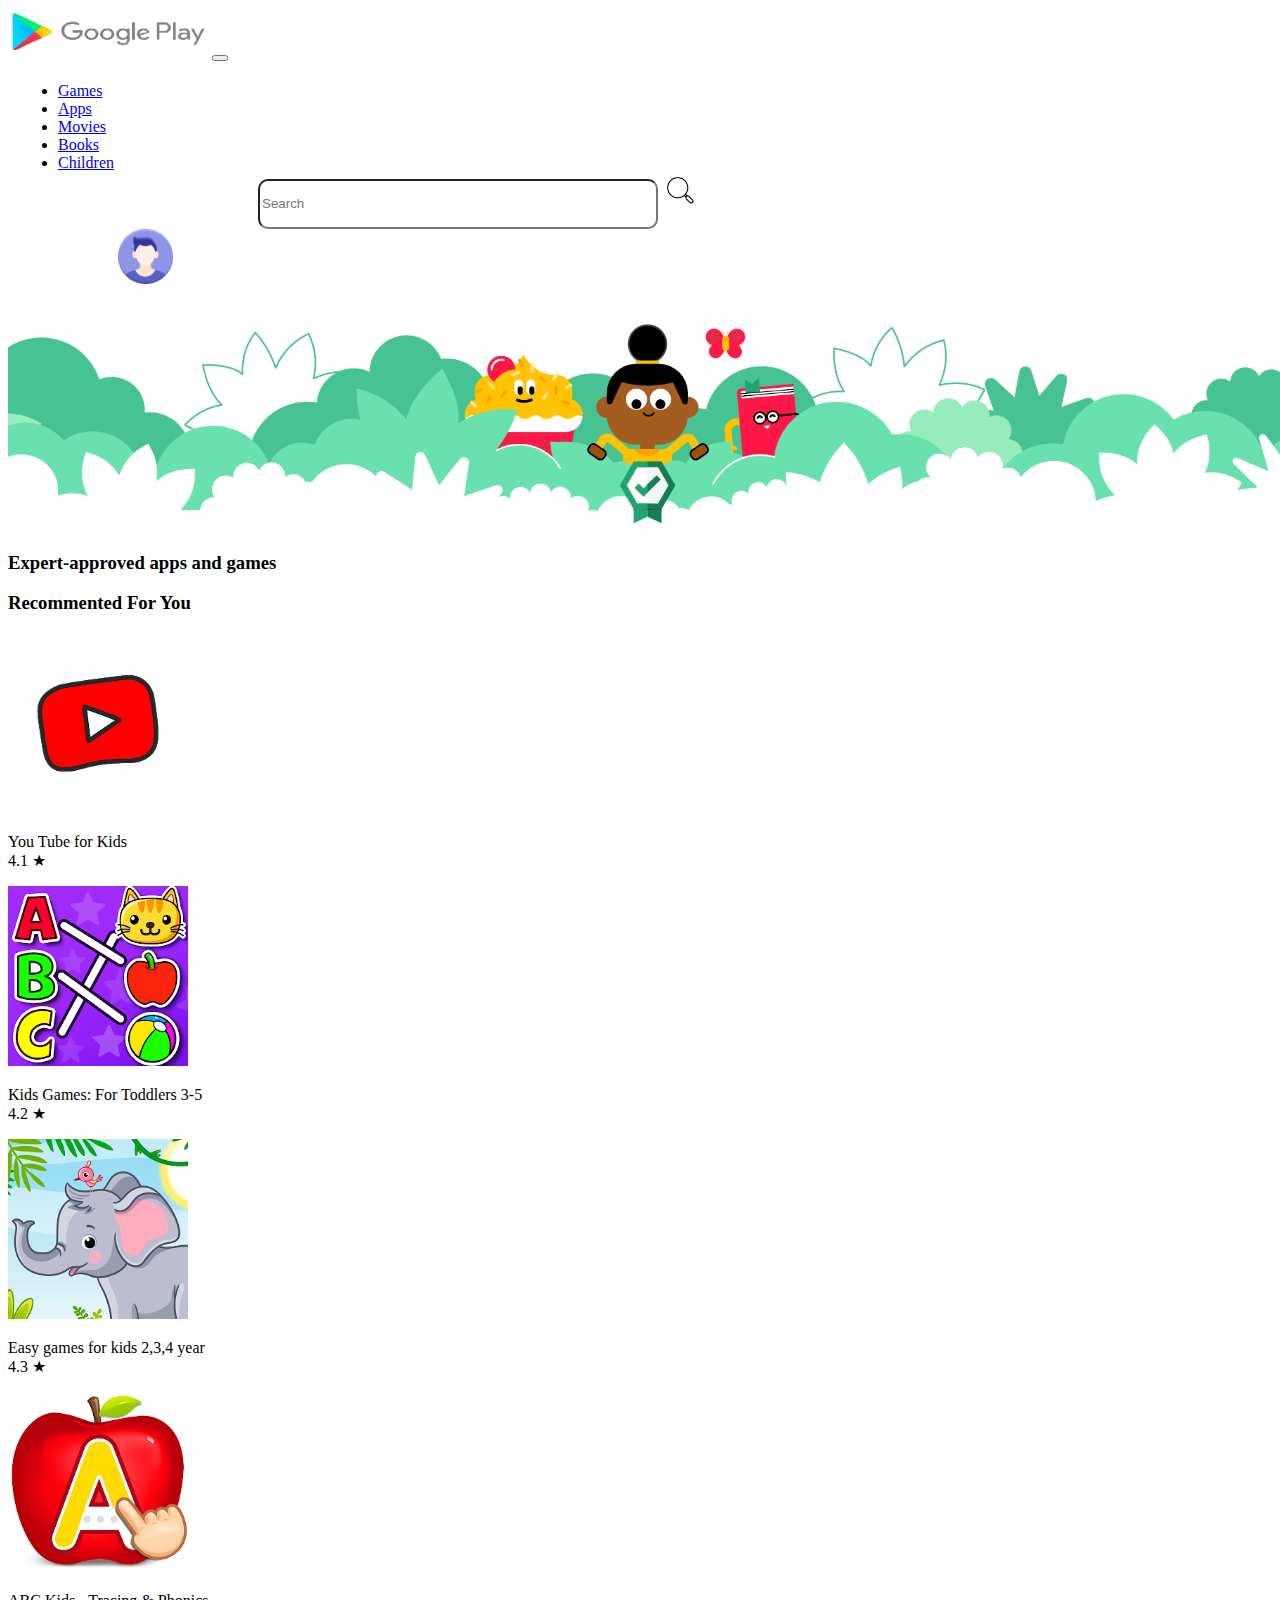
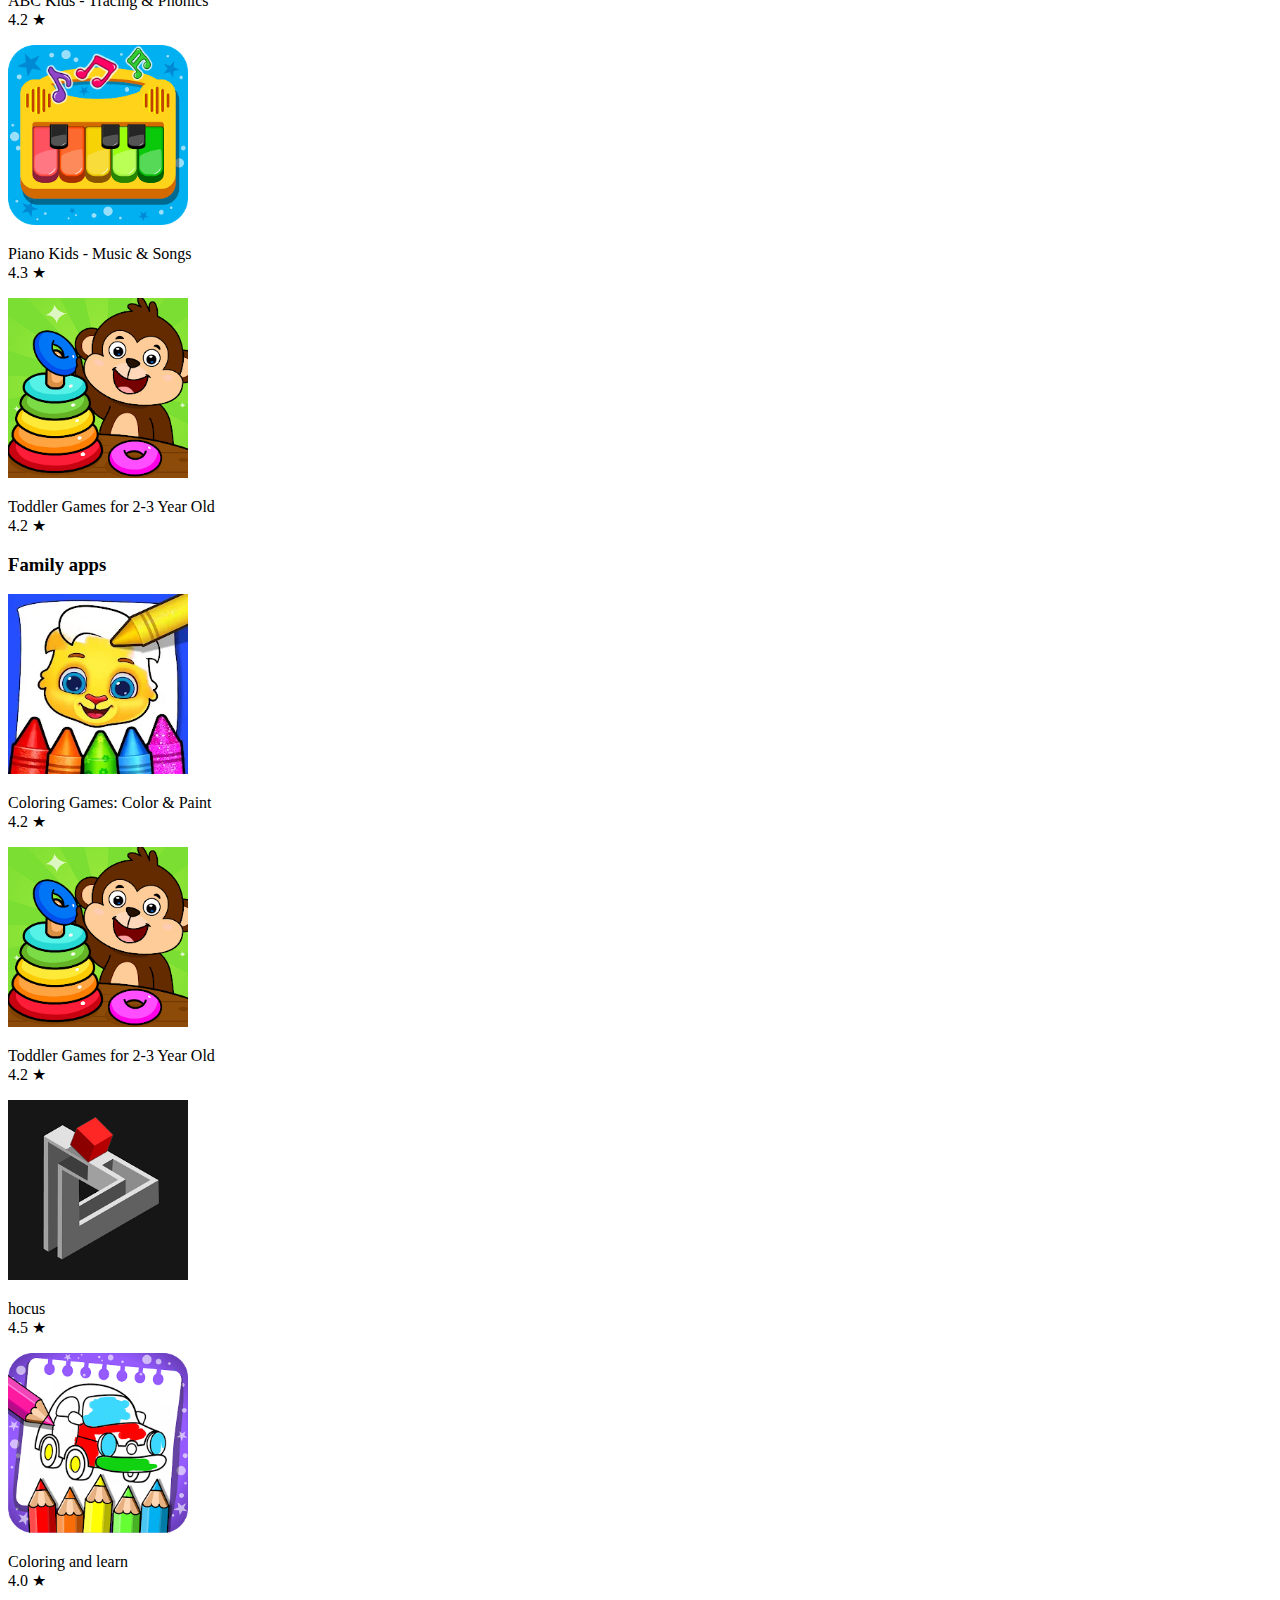
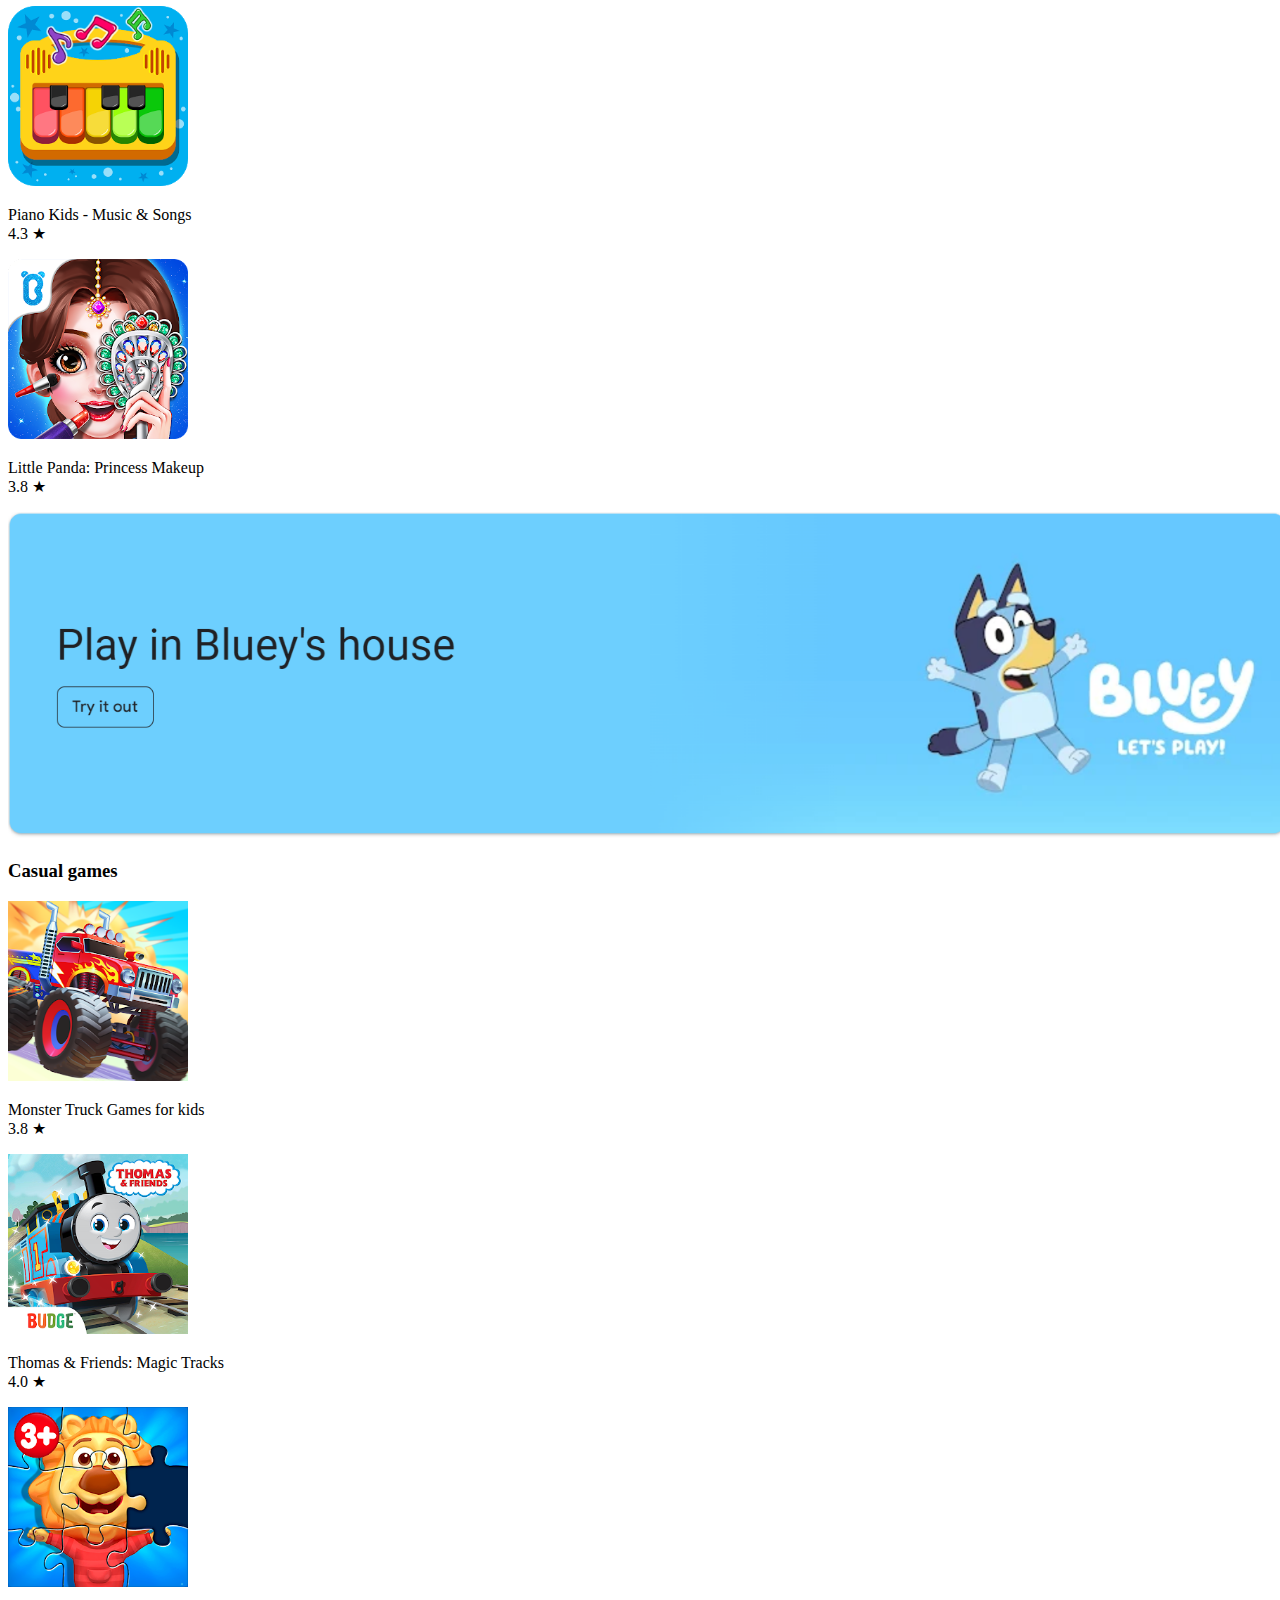
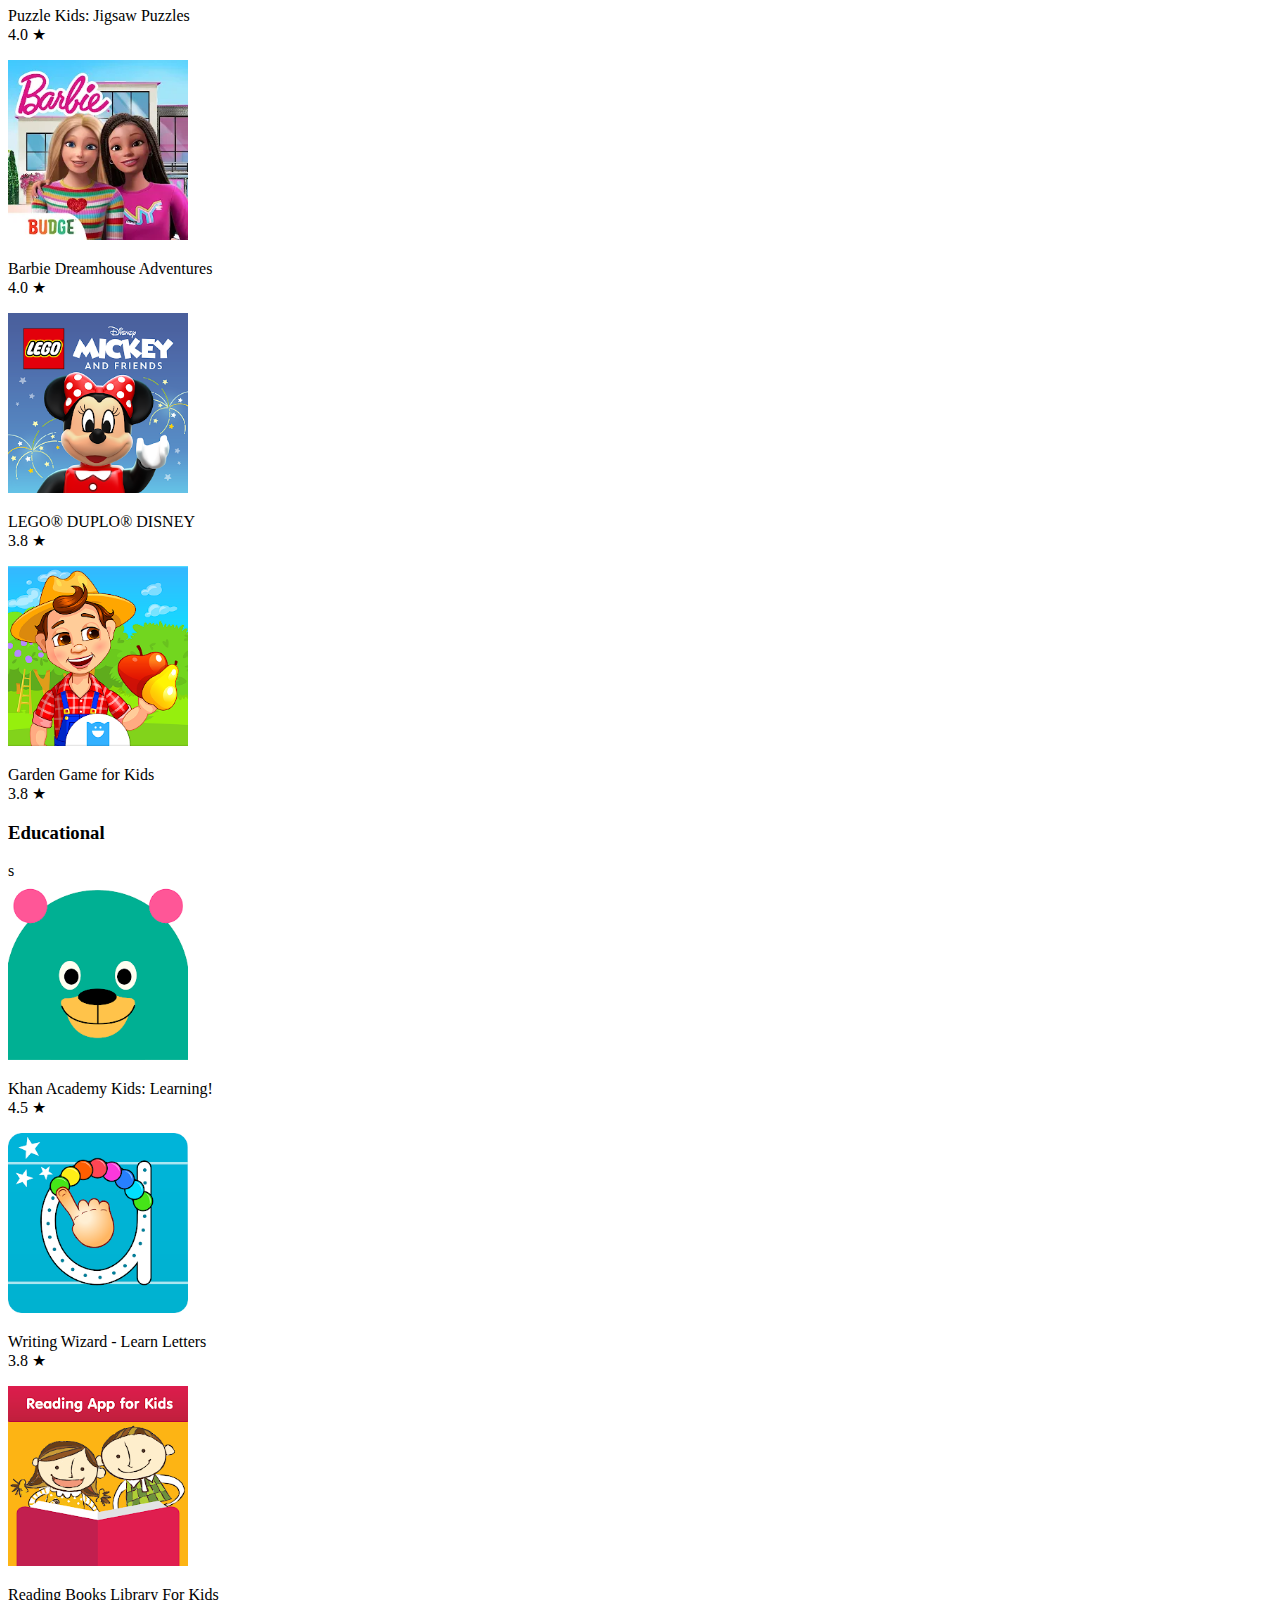
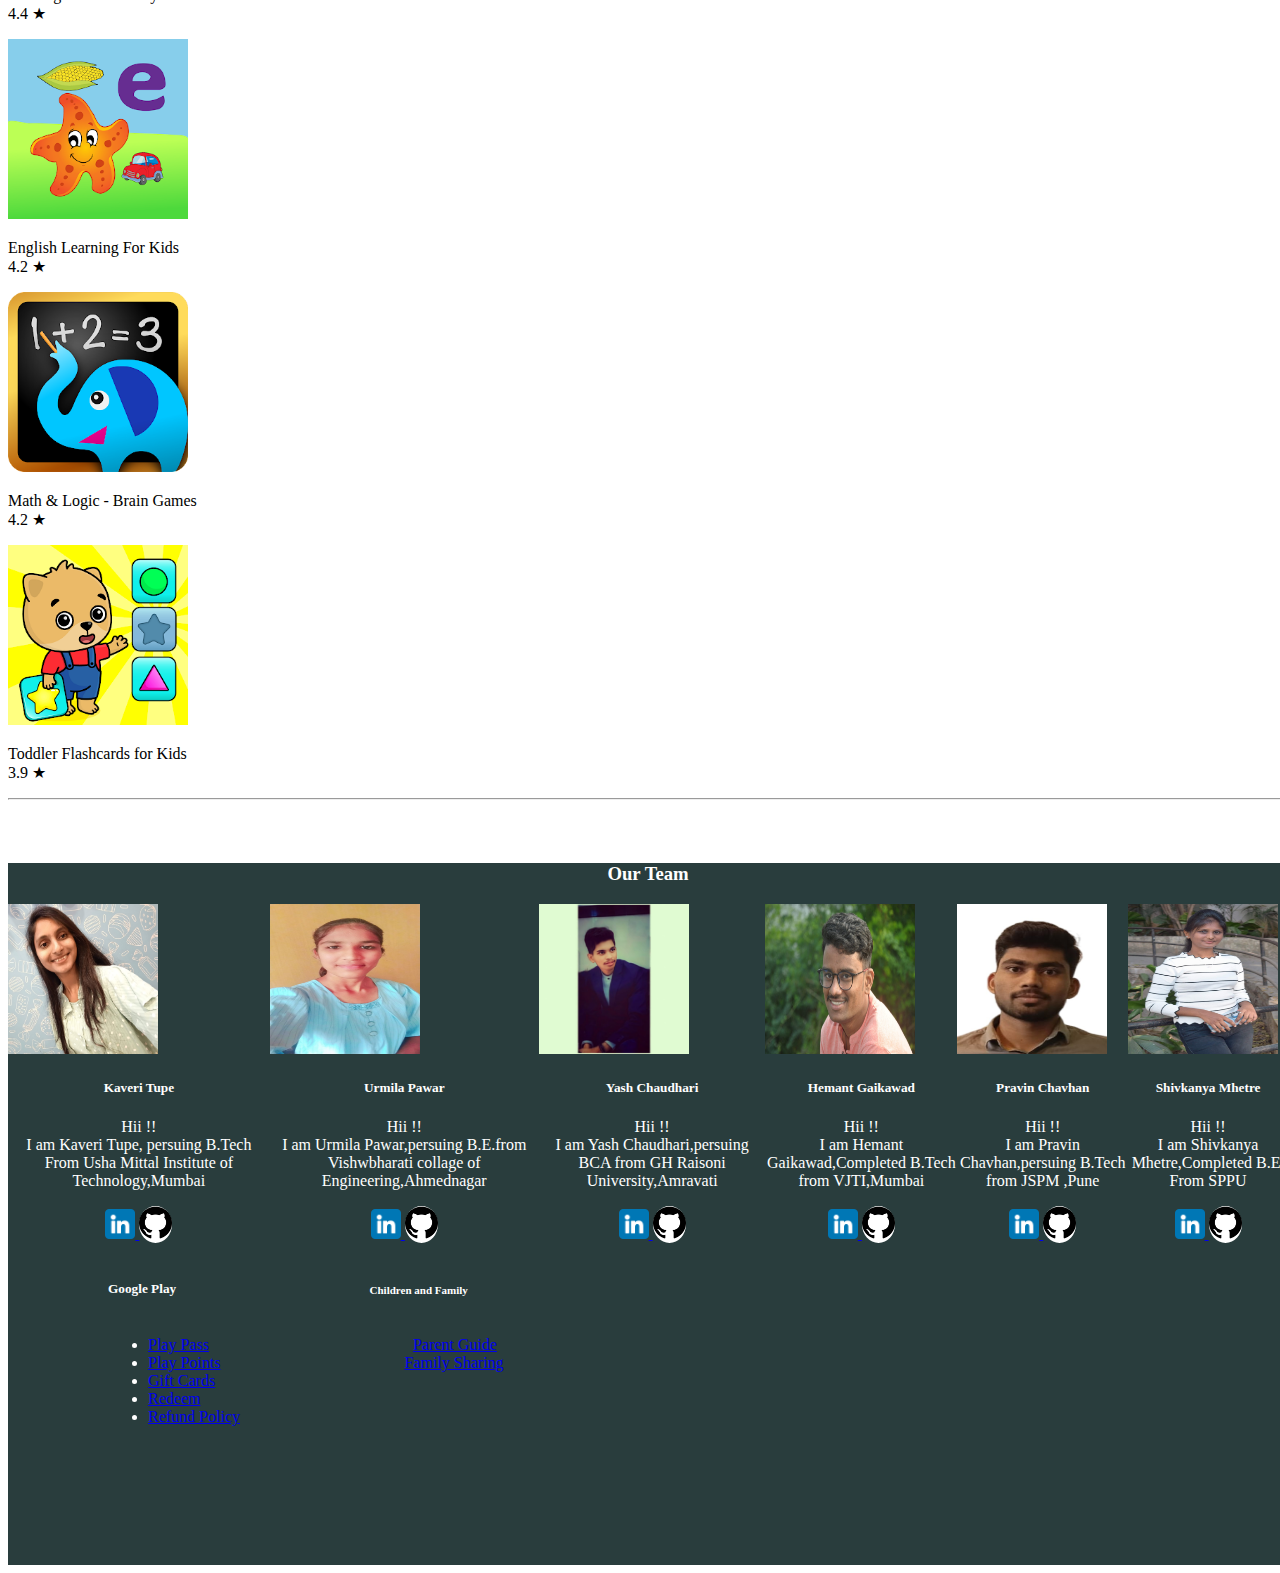
<file: pages/kids.html>
<!DOCTYPE html>
<html lang="en">

<head>

    <title>Children</title>
    <link href="https://cdn.jsdelivr.net/npm/bootstrap@5.3.1/dist/css/bootstrap.min.css" rel="stylesheet" integrity="
    sha384-4bw+/aepP/YC94hEpVNVgiZdgIC5+VKNBQNGCHeKRQN+PtmoHDEXuppvnDJzQIu9" crossorigin="anonymous">
    <style>
        body {
            width: 100vw;
        }
        
        .navbar-nav {
            margin-top: 20px;
            margin-left: 10px;
        }
        
        .d-flex {
            margin-inline-start: 200px;
        }
        
        .form-control {
            width: 400px;
            height: 50px;
            border-radius: 10px;
        }
        
        #logo {
            margin-inline-start: 60px;
            margin-bottom: 8px;
        }
        
        .poster {
            width: 100%;
        }
        
        .heading {
            width: 430px;
        }
        
        .img {
            width: 180px;
            height: 180px;
        }
    </style>
</head>

<body class="bg-light">
    <!-- Navbar -->
    <nav class="navbar navbar-expand-lg bg-body-tertiary position-steeky" data-bs-theme="dark">
        <div class="container-fluid">
            <img src="/img/google_playstore_logo-removebg-preview.png" class="logo" height="50" width="200">
            <button class="navbar-toggler" type="button" data-bs-toggle="collapse" data-bs-target="#navbarNav" aria-controls="navbarNav" aria-expanded="false" aria-label="Toggle navigation">
            <span class="navbar-toggler-icon"></span>
          </button>
            <div class="collapse navbar-collapse" id="navbarNav">
                <ul class="navbar-nav ">
                    <li class="nav-item">
                        <a class="nav-link active " href="./games.html">Games</a>
                    </li>
                    <li class="nav-item">
                        <a class="nav-link " href="./apps.html">Apps</a>
                    </li>
                    <li class="nav-item">
                        <a class="nav-link " href="./movies.html">Movies</a>
                    </li>
                    <li class="nav-item">
                        <a class="nav-link " href="./books.html">Books</a>
                    </li>
                    <li class="nav-item">
                        <a class="nav-link " href="#">Children</a>
                    </li>
                    <form class="d-flex" role="search">
                        <input class="form-control me-2 " type="search" placeholder="Search" aria-label="Search">
                        <img src="/img/search.png" height="36" width="36">
                    </form>
                    <div>
                        <img src="/img/account.png" id="logo" height="55" width="55">
                    </div>

                </ul>
            </div>
        </div>
    </nav>

    <!-- poster -->
    <div class="poster"><img src="./../img/kids/kids_poster.png" class="poster"></div>
    <div>
        <h3 class="mx-auto heading">Expert-approved apps and games</h3>
    </div>

    <!-- Main content -->
    <div class="mx-5 my-5 poster">
        <!-- First Row Cards-->
        <div>

            <h3 class="mt-2 ms-5 heading-video fs-4 fw-medium">Recommented For You</h3>
            <div class="container-fluid">
                <div class="row mx-5 ">
                    <!-- 1st row 1st app-->
                    <div class="col-md-4  col-sm-6 col-xl-2 mt-3">
                        <div>
                            <img src="./../img/kids/youtube_kid.webp" class="border rounded-5 border-text-body-tertiary img">

                            <div class="details mt-1">
                                <div class="title fw-normal ms-2">
                                    <p>You Tube for Kids<br>4.1 ★</p>
                                </div>
                            </div>
                        </div>
                    </div>
                    <!-- 1st Row 2nd app-->
                    <div class="col-md-4  col-sm-6 col-xl-2 mt-3">
                        <div>
                            <img src="./../img/kids/kids_game.webp" class="border rounded-5 border-text-body-tertiary img">

                            <div class="details mt-1">
                                <div class="title fw-normal ms-2">
                                    <p>Kids Games: For Toddlers 3-5<br>4.2 ★</p>
                                </div>
                            </div>
                        </div>
                    </div>
                    <!-- 1st Row 3rd app-->
                    <div class="col-md-4  col-sm-6 col-xl-2 mt-3">
                        <div>
                            <img src="./../img/kids/easygameforkids.webp" class="border rounded-5 border-text-body-tertiary img">
                            <div class="details mt-1">
                                <div class="title fw-normal ms-2">
                                    <p> Easy games for kids 2,3,4 year<br>4.3 ★</p>
                                </div>
                            </div>
                        </div>
                    </div>
                    <!-- 1st row 4th app-->
                    <div class="col-md-4  col-sm-6 col-xl-2 mt-3">
                        <div>
                            <img src="./../img/kids/abckids.webp" class="border rounded-5 border-text-body-tertiary img">
                            <div class="details mt-1">
                                <div class="title fw-normal ms-2">
                                    <p>ABC Kids - Tracing & Phonics<br>4.2 ★</p>
                                </div>
                            </div>
                        </div>
                    </div>
                    <!-- 1st Row 5th app-->
                    <div class="col-md-4  col-sm-6 col-xl-2 mt-3">
                        <div>
                            <img src="./../img/kids/pianokids.webp" class="border rounded-5 border-text-body-tertiary img">
                            <div class="details mt-1">
                                <div class="title fw-normal ms-2">
                                    <p>Piano Kids - Music & Songs<br>4.3 ★</p>
                                </div>
                            </div>
                        </div>
                    </div>
                    <!-- 1st Row 6th app-->
                    <div class="col-md-4  col-sm-6 col-xl-2 mt-3 ">
                        <div>
                            <img src="./../img/kids/toodlergame.webp" class="border rounded-5 border-text-body-tertiary img">
                            <div class="details mt-1">
                                <div class="title fw-normal ms-2">
                                    <p>Toddler Games for 2-3 Year Old<br>4.2 ★</p>
                                </div>
                            </div>
                        </div>
                    </div>
                </div>
            </div>
        </div>
        <!-- frist row end -->



        <!-- second Row Cards-->
        <div>

            <h3 class="mt-2 ms-5 heading-video fs-4 fw-medium">Family apps</h3>
            <div class="container-fluid">
                <div class="row mx-5 ">
                    <!-- 2nd row 1st app-->
                    <div class="col-md-4  col-sm-6 col-xl-2 mt-3">
                        <div>
                            <img src="./../img/kids/coloringgame.webp" class="border rounded-5 border-text-body-tertiary img">

                            <div class="details mt-1">
                                <div class="title fw-normal ms-2">
                                    <p>Coloring Games: Color & Paint<br>4.2 ★</p>
                                </div>
                            </div>
                        </div>
                    </div>
                    <!-- 2nd row 2nd app-->
                    <div class="col-md-4  col-sm-6 col-xl-2 mt-3">
                        <div>
                            <img src="./../img/kids/toodlergame.webp" class="border rounded-5 border-text-body-tertiary img">

                            <div class="details mt-1">
                                <div class="title fw-normal ms-2">
                                    <p>Toddler Games for 2-3 Year Old<br>4.2 ★</p>
                                </div>
                            </div>
                        </div>
                    </div>
                    <!-- 2nd row 3rd app-->
                    <div class="col-md-4  col-sm-6 col-xl-2 mt-3">
                        <div>
                            <img src="./../img/kids/hocus.webp" class="border rounded-5 border-text-body-tertiary img">
                            <div class="details mt-1">
                                <div class="title fw-normal ms-2">
                                    <p> hocus<br>4.5 ★</p>
                                </div>
                            </div>
                        </div>
                    </div>
                    <!-- 2nd row 4th app-->
                    <div class="col-md-4  col-sm-6 col-xl-2 mt-3">
                        <div>
                            <img src="./../img/kids/coloring&learn.webp" class="border rounded-5 border-text-body-tertiary img">
                            <div class="details mt-1">
                                <div class="title fw-normal ms-2">
                                    <p>Coloring and learn<br>4.0 ★</p>
                                </div>
                            </div>
                        </div>
                    </div>
                    <!-- 2nd row 5th app-->
                    <div class="col-md-4  col-sm-6 col-xl-2 mt-3">
                        <div>
                            <img src="./../img/kids/pianokids.webp" class="border rounded-5 border-text-body-tertiary img">
                            <div class="details mt-1">
                                <div class="title fw-normal ms-2">
                                    <p>Piano Kids - Music & Songs<br>4.3 ★</p>
                                </div>
                            </div>
                        </div>
                    </div>
                    <!-- 2nd row 6th app-->
                    <div class="col-md-4  col-sm-6 col-xl-2 mt-3 ">
                        <div>
                            <img src="./../img/kids/princessmakeup.webp" class="border rounded-5 border-text-body-tertiary img">
                            <div class="details mt-1">
                                <div class="title fw-normal ms-2">
                                    <p>Little Panda: Princess Makeup<br>3.8 ★</p>
                                </div>
                            </div>
                        </div>
                    </div>
                </div>
            </div>
        </div>
        <!-- second row end -->


        <!-- poster_2-->
        <div class="poster"><img src="./../img/kids/poster_2.png" class="poster"></div>

        <!-- third row Cards-->
        <div>

            <h3 class="mt-2 ms-5 heading-video fs-4 fw-medium">Casual games</h3>
            <div class="container-fluid">
                <div class="row mx-5 ">
                    <!-- 3rd row 1st app-->
                    <div class="col-md-4  col-sm-6 col-xl-2 mt-3">
                        <div>
                            <img src="./../img/kids/monstertruck.webp" class="border rounded-5 border-text-body-tertiary img">

                            <div class="details mt-1">
                                <div class="title fw-normal ms-2">
                                    <p>Monster Truck Games for kids<br>3.8 ★</p>
                                </div>
                            </div>
                        </div>
                    </div>
                    <!-- 3rd row 2nd app-->
                    <div class="col-md-4  col-sm-6 col-xl-2 mt-3">
                        <div>
                            <img src="./../img/kids/Thomas & Friends.webp" class="border rounded-5 border-text-body-tertiary img">

                            <div class="details mt-1">
                                <div class="title fw-normal ms-2">
                                    <p>Thomas & Friends: Magic Tracks<br>4.0 ★</p>
                                </div>
                            </div>
                        </div>
                    </div>
                    <!-- 3rd row 3rd app-->
                    <div class="col-md-4  col-sm-6 col-xl-2 mt-3">
                        <div>
                            <img src="./../img/kids/Puzzle Kids.webp" class="border rounded-5 border-text-body-tertiary img">
                            <div class="details mt-1">
                                <div class="title fw-normal ms-2">
                                    <p> Puzzle Kids: Jigsaw Puzzles<br>4.0 ★</p>
                                </div>
                            </div>
                        </div>
                    </div>
                    <!-- 3rd row 4th app-->
                    <div class="col-md-4  col-sm-6 col-xl-2 mt-3">
                        <div>
                            <img src="./../img/kids/Barbie Dreamhouse.webp" class="border rounded-5 border-text-body-tertiary img">
                            <div class="details mt-1">
                                <div class="title fw-normal ms-2">
                                    <p>Barbie Dreamhouse Adventures<br>4.0 ★</p>
                                </div>
                            </div>
                        </div>
                    </div>
                    <!-- 3rd row 5th app-->
                    <div class="col-md-4  col-sm-6 col-xl-2 mt-3">
                        <div>
                            <img src="./../img/kids/LEGO DUPLO DISNEY.webp" class="border rounded-5 border-text-body-tertiary img">
                            <div class="details mt-1">
                                <div class="title fw-normal ms-2">
                                    <p>LEGO® DUPLO® DISNEY<br>3.8 ★</p>
                                </div>
                            </div>
                        </div>
                    </div>
                    <!-- 3rd row 6th app-->
                    <div class="col-md-4  col-sm-6 col-xl-2 mt-3 ">
                        <div>
                            <img src="./../img/kids/Garden Game for Kids.webp" class="border rounded-5 border-text-body-tertiary img">
                            <div class="details mt-1">
                                <div class="title fw-normal ms-2">
                                    <p>Garden Game for Kids<br>3.8 ★</p>
                                </div>
                            </div>
                        </div>
                    </div>
                </div>
            </div>
        </div>
        <!-- third row end -->



        <!-- fourth row Cards-->
        <div>

            <h3 class="mt-2 ms-5 heading-video fs-4 fw-medium">Educational</h3>
            <div class="container-fluid">s
                <div class="row mx-5 ">
                    <!-- 4th row 1st app-->
                    <div class="col-md-4  col-sm-6 col-xl-2 mt-3">
                        <div>
                            <img src="./../img/kids/Khan Academy Kids.webp" class="border rounded-5 border-text-body-tertiary img">

                            <div class="details mt-1">
                                <div class="title fw-normal ms-2">
                                    <p>Khan Academy Kids: Learning!<br>4.5 ★</p>
                                </div>
                            </div>
                        </div>
                    </div>
                    <!-- 4th row 2nd app-->
                    <div class="col-md-4  col-sm-6 col-xl-2 mt-3">
                        <div>
                            <img src="./../img/kids/Writing Wizard.webp" class="border rounded-5 border-text-body-tertiary img">

                            <div class="details mt-1">
                                <div class="title fw-normal ms-2">
                                    <p>Writing Wizard - Learn Letters<br>3.8 ★</p>
                                </div>
                            </div>
                        </div>
                    </div>
                    <!-- 4th row 3rd app-->
                    <div class="col-md-4  col-sm-6 col-xl-2 mt-3">
                        <div>
                            <img src="./../img/kids/Reading Books.webp" class="border rounded-5 border-text-body-tertiary img">
                            <div class="details mt-1">
                                <div class="title fw-normal ms-2">
                                    <p> Reading Books Library For Kids<br>4.4 ★</p>
                                </div>
                            </div>
                        </div>
                    </div>
                    <!-- 4th row 4th app-->
                    <div class="col-md-4  col-sm-6 col-xl-2 mt-3">
                        <div>
                            <img src="./../img/kids/English Learning For Kids.webp" class="border rounded-5 border-text-body-tertiary img">
                            <div class="details mt-1">
                                <div class="title fw-normal ms-2">
                                    <p>English Learning For Kids<br>4.2 ★</p>
                                </div>
                            </div>
                        </div>
                    </div>
                    <!-- 4th row 5th app-->
                    <div class="col-md-4  col-sm-6 col-xl-2 mt-3">
                        <div>
                            <img src="./../img/kids/Math & Logic.webp" class="border rounded-5 border-text-body-tertiary img">
                            <div class="details mt-1">
                                <div class="title fw-normal ms-2">
                                    <p>Math & Logic - Brain Games<br>4.2 ★</p>
                                </div>
                            </div>
                        </div>
                    </div>
                    <!-- 4th row 6th app-->
                    <div class="col-md-4  col-sm-6 col-xl-2 mt-3 ">
                        <div>
                            <img src="./../img/kids/Toddler Flashcards for Kids.webp" class="border rounded-5 border-text-body-tertiary img">
                            <div class="details mt-1">
                                <div class="title fw-normal ms-2">
                                    <p>Toddler Flashcards for Kids<br>3.9 ★</p>
                                </div>
                            </div>
                        </div>
                    </div>
                </div>
            </div>
        </div>
        <!-- fourth row end -->

    </div>
    <hr class="mx-5"><br><br>
    <!-- main page content end -->

    <!-- Footer -->

    <footer style=" background-color: #293d3d;color: white;">
        <h3 class="mt-2 heading-video fs-1 fw-medium " style="text-align: center; ">Our Team</h3>
        <div class="container-fluid ">
            <div class="row mx-5 " style="display: flex;justify-content: space-evenly; ">
                <!--1st row 1st card-->
                <div class="col-md-2 col-sm-4 mt-3 cards ">
                    <div>
                        <img src="./../img/Apps-Images/Kaveri.jpg " height="150px " width="150px " class="border rounded-5 border-text-body-tertiary rounded-circle ">
                        <!-- Details of cards-->
                        <div class="details mt-1 ">
                            <div class="title fw-normal ">
                                <h5 class="ms-1 " style="text-align: center; ">Kaveri Tupe</h5>
                                <p style="text-align: center; " class="mt-1 fs-7 ms-1 ">Hii !!<br>I am Kaveri Tupe, persuing B.Tech From Usha Mittal Institute of Technology,Mumbai</p>
                                <div style="text-align:center; ">
                                    <a href="https://www.linkedin.com/in/kaveri-tupe/ ">
                                        <img src="./../img/Apps-Images/linkedin.png " height="30px " width="30px " />
                                    </a>
                                    <a href="https://github.com/KaveriTupe25 " style="display: inline-block;background-color: white;border-radius: 50%; " class="ms-3 ">
                                        <img src="./../img/Apps-Images/github.png " height="33px " width="33px " />
                                    </a>
                                </div>

                            </div>
                        </div>
                    </div>
                </div>
                <!-- 1st Row 2nd card-->
                <div class="col-md-2 col-sm-4 mt-3 ">
                    <div>
                        <img src="./../img/Apps-Images/Urmila.jpg " height="150px " width="150px " class="border rounded-5 border-text-body-tertiary rounded-circle ">
                        <!-- Details of cards-->
                        <div class="details mt-1 ">
                            <div class="title fw-normal ms-2 ">
                                <h5 class="ms-1 " style="text-align: center; ">Urmila Pawar</h5>
                                <p style="text-align: center; " class="mt-1 fs-7 ">Hii !!<br>I am Urmila Pawar,persuing B.E.from Vishwbharati collage of Engineering,Ahmednagar</p>
                                <div style="text-align:center; ">
                                    <a href="https://www.linkedin.com/in/urmila-pawar-3a4949278/ ">
                                        <img src="./../img/Apps-Images/linkedin.png " height="30px " width="30px " />
                                    </a>
                                    <a href="https://github.com/UrmilaPawar1909 " style="display: inline-block;background-color: white;border-radius: 50%; " class="ms-3 ">
                                        <img src="./../img/Apps-Images/github.png " height="33px " width="33px " />
                                    </a>
                                </div>
                            </div>
                        </div>
                    </div>
                </div>
                <!-- 1st Row 3rd card-->
                <div class="col-md-2 col-sm-4 mt-3 ">
                    <div>
                        <img src="./../img/Apps-Images/Yash.jpeg " height="150px " width="150px " class="border rounded-5 border-text-body-tertiary rounded-circle ">
                        <div class="details mt-1 ">
                            <div class="title fw-normal ">
                                <h5 class="ms-1 " style="text-align: center; ">Yash Chaudhari</h5>
                                <p style="text-align: center; " class="mt-1 fs-7 ">Hii !!<br>I am Yash Chaudhari,persuing BCA from GH Raisoni University,Amravati</p>
                                <div style="text-align:center; ">
                                    <a href="https://www.linkedin.com/in/yash-chaudhari-819927248/ ">
                                        <img src="./../img/Apps-Images/linkedin.png " height="30px " width="30px " />
                                    </a>
                                    <a href="https://github.com/yashc2003 " style="display: inline-block;background-color: white;border-radius: 50%; " class="ms-3 ">
                                        <img src="./../img/Apps-Images/github.png " height="33px " width="33px " />
                                    </a>
                                </div>
                            </div>
                        </div>
                    </div>
                </div>
                <!-- 1st row 4th card-->
                <div class="col-md-2 col-sm-4 mt-3 ">
                    <div>
                        <img src="./../img/Apps-Images/Hemant.jpg " height="150px " width="150px " class="border rounded-5 border-text-body-tertiary rounded-circle ">
                        <div class="details mt-1 ">
                            <div class="title fw-normal ">
                                <h5 class="ms-1 fs-5 " style="text-align: center; ">Hemant Gaikawad</h5>
                                <p style="text-align: center; " class="mt-1 fs-7 ">Hii !!<br>I am Hemant Gaikawad,Completed B.Tech from VJTI,Mumbai</p>
                                <div style="text-align:center; ">
                                    <a href="https://www.linkedin.com/in/hemantgaikwad13/ ">
                                        <img src="./../img/Apps-Images/linkedin.png " height="30px " width="30px " />
                                    </a>
                                    <a href="https://github.com/hemantgaikwad13 " style="display: inline-block;background-color: white;border-radius: 50%; " class="ms-3 ">
                                        <img src="./../img/Apps-Images/github.png " height="33px " width="33px " />
                                    </a>
                                </div>
                            </div>
                        </div>
                    </div>
                </div>
                <!-- 1st row 5th card-->
                <div class="col-md-2 col-sm-4 mt-3 ">
                    <div>
                        <img src="./../img/Apps-Images/Pravin.jpg " height="150px " width="150px " class="border rounded-5 border-text-body-tertiary rounded-circle ">
                        <div class="details mt-1 ">
                            <div class="title fw-normal ">
                                <h5 class="ms-1 fs-5 " style="text-align: center; ">Pravin Chavhan</h5>
                                <p style="text-align: center; " class="mt-1 fs-7 ">Hii !!<br>I am Pravin Chavhan,persuing B.Tech from JSPM ,Pune</p>
                                <div style="text-align:center; ">
                                    <a href="https://www.linkedin.com/in/pravin-chavan-bb2192230/ ">
                                        <img src="./../img/Apps-Images/linkedin.png " height="30px " width="30px " />
                                    </a>
                                    <a href="https://github.com/Pravin12111 " style="display: inline-block;background-color: white;border-radius: 50%; " class="ms-3 ">
                                        <img src="./../img/Apps-Images/github.png " height="33px " width="33px " />
                                    </a>
                                </div>
                            </div>
                        </div>
                    </div>
                </div>
                <!-- 1st row 6th card-->
                <div class="col-md-2 col-sm-4 mt-3 ">
                    <div>
                        <img src="./../img/Apps-Images/Shivkanya.jpg " height="150px " width="150px " class="border rounded-5 border-text-body-tertiary rounded-circle ">
                        <div class="details mt-1 ">
                            <div class="title fw-normal ">
                                <h5 class="ms-1 fs-5 " style="text-align: center; ">Shivkanya Mhetre</h5>
                                <p style="text-align: center; " class="mt-1 fs-7 ">Hii !!<br>I am Shivkanya Mhetre,Completed B.E. From SPPU</p>
                                <div style="text-align:center; ">
                                    <a href="https://www.linkedin.com/in/shivkanya-mhetre-0b5468190 ">
                                        <img src="./../img/Apps-Images/linkedin.png " height="30px " width="30px " />
                                    </a>
                                    <a href="https://github.com/shivkanya11 " style="display: inline-block;background-color: white;border-radius: 50%; " class="ms-3 ">
                                        <img src="./../img/Apps-Images/github.png " height="33px " width="33px " />
                                    </a>
                                </div>
                            </div>

                        </div>
                    </div>
                </div>
            </div>
        </div>

        <div class=" " style="background-color: #293d3d;height: 300px; ">
            <div class="column links mt-5 " style="margin-left: 100px; ">
                <h5 style="color: white; ">Google Play
                    <div style="display: inline-block ">
                        <h5 style="display: inline-block;margin-left: 190px; " class="mt-4 ">Children and Family</h5>
                    </div>
                </h5>

                <ul class="ul ">
                    <li>
                        <a href="https://play.google/play-pass/ " class="footer-text fs-5 ">Play Pass</a>
                        <a style="margin-left: 200px; " class="footer-text fs-5 " href="https://support.google.com/googleplay/answer/6209547?visit_id=638283697144895506-1308339187&p=pff_parentguide&rd=1 ">Parent Guide</a>
                    </li>
                    <li>
                        <a href="https://play.google.com/store/points/enroll " class="footer-text fs-5 ">Play Points</a>
                        <a style="margin-left: 180px; " class="footer-text fs-5 " href="https://support.google.com/googleplay/answer/7007852 ">Family Sharing</a>
                    </li>
                    <li>
                        <a href="https://play.google.com/about/giftcards/ " class="footer-text fs-5 ">Gift Cards</a>
                    </li>
                    <li>
                        <a href="https://play.google.com/store/games?device=windows&code " class="footer-text fs-5 ">Redeem</a>
                    </li>

                    <li>
                        <a href="https://support.google.com/googleplay/answer/2479637?visit_id=638283675158104040-3504840057&rd=1 " class="footer-text fs-5 ">Refund Policy</a>
                    </li>
                </ul>


            </div>

        </div>

    </footer>


    <script src="https://cdn.jsdelivr.net/npm/bootstrap@5.3.1/dist/js/bootstrap.bundle.min.js" integrity="sha384-HwwvtgBNo3bZJJLYd8oVXjrBZt8cqVSpeBNS5n7C8IVInixGAoxmnlMuBnhbgrkm" crossorigin="anonymous"></script>
</body>

</html>
</file>
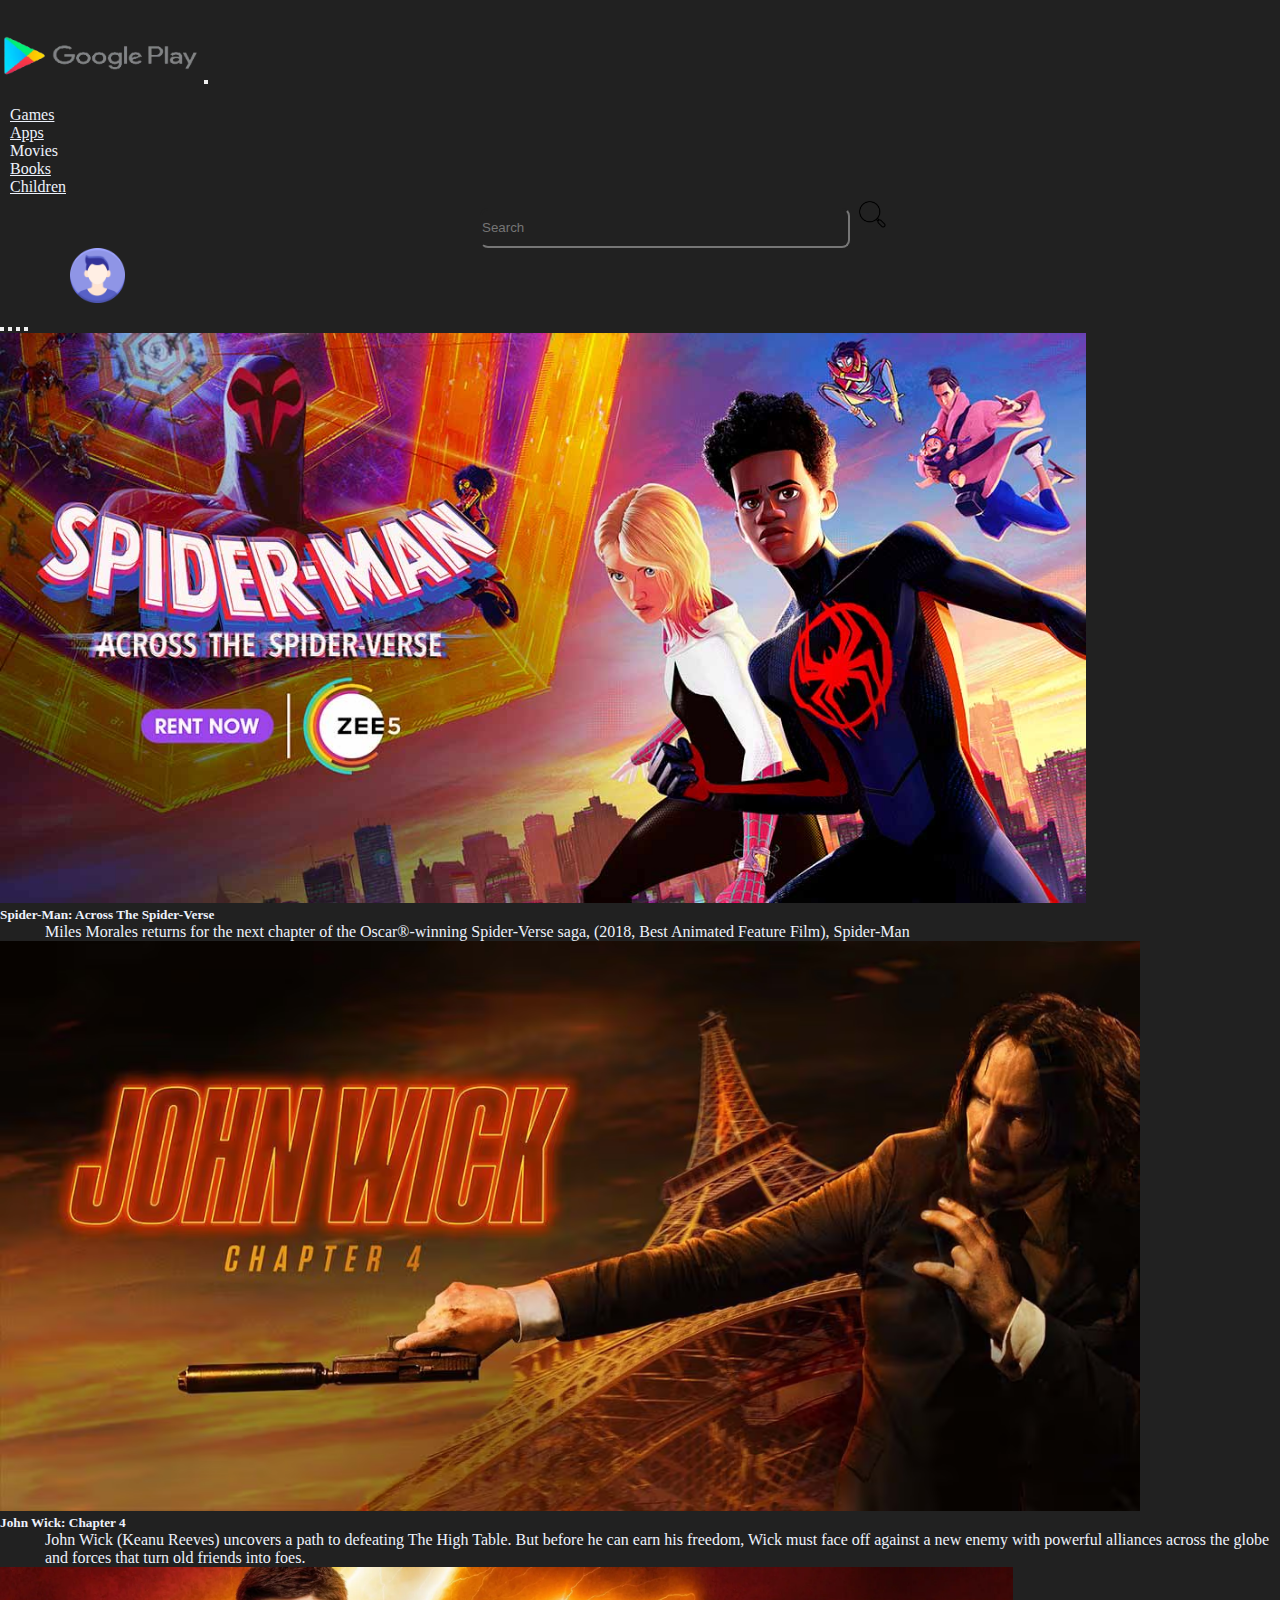
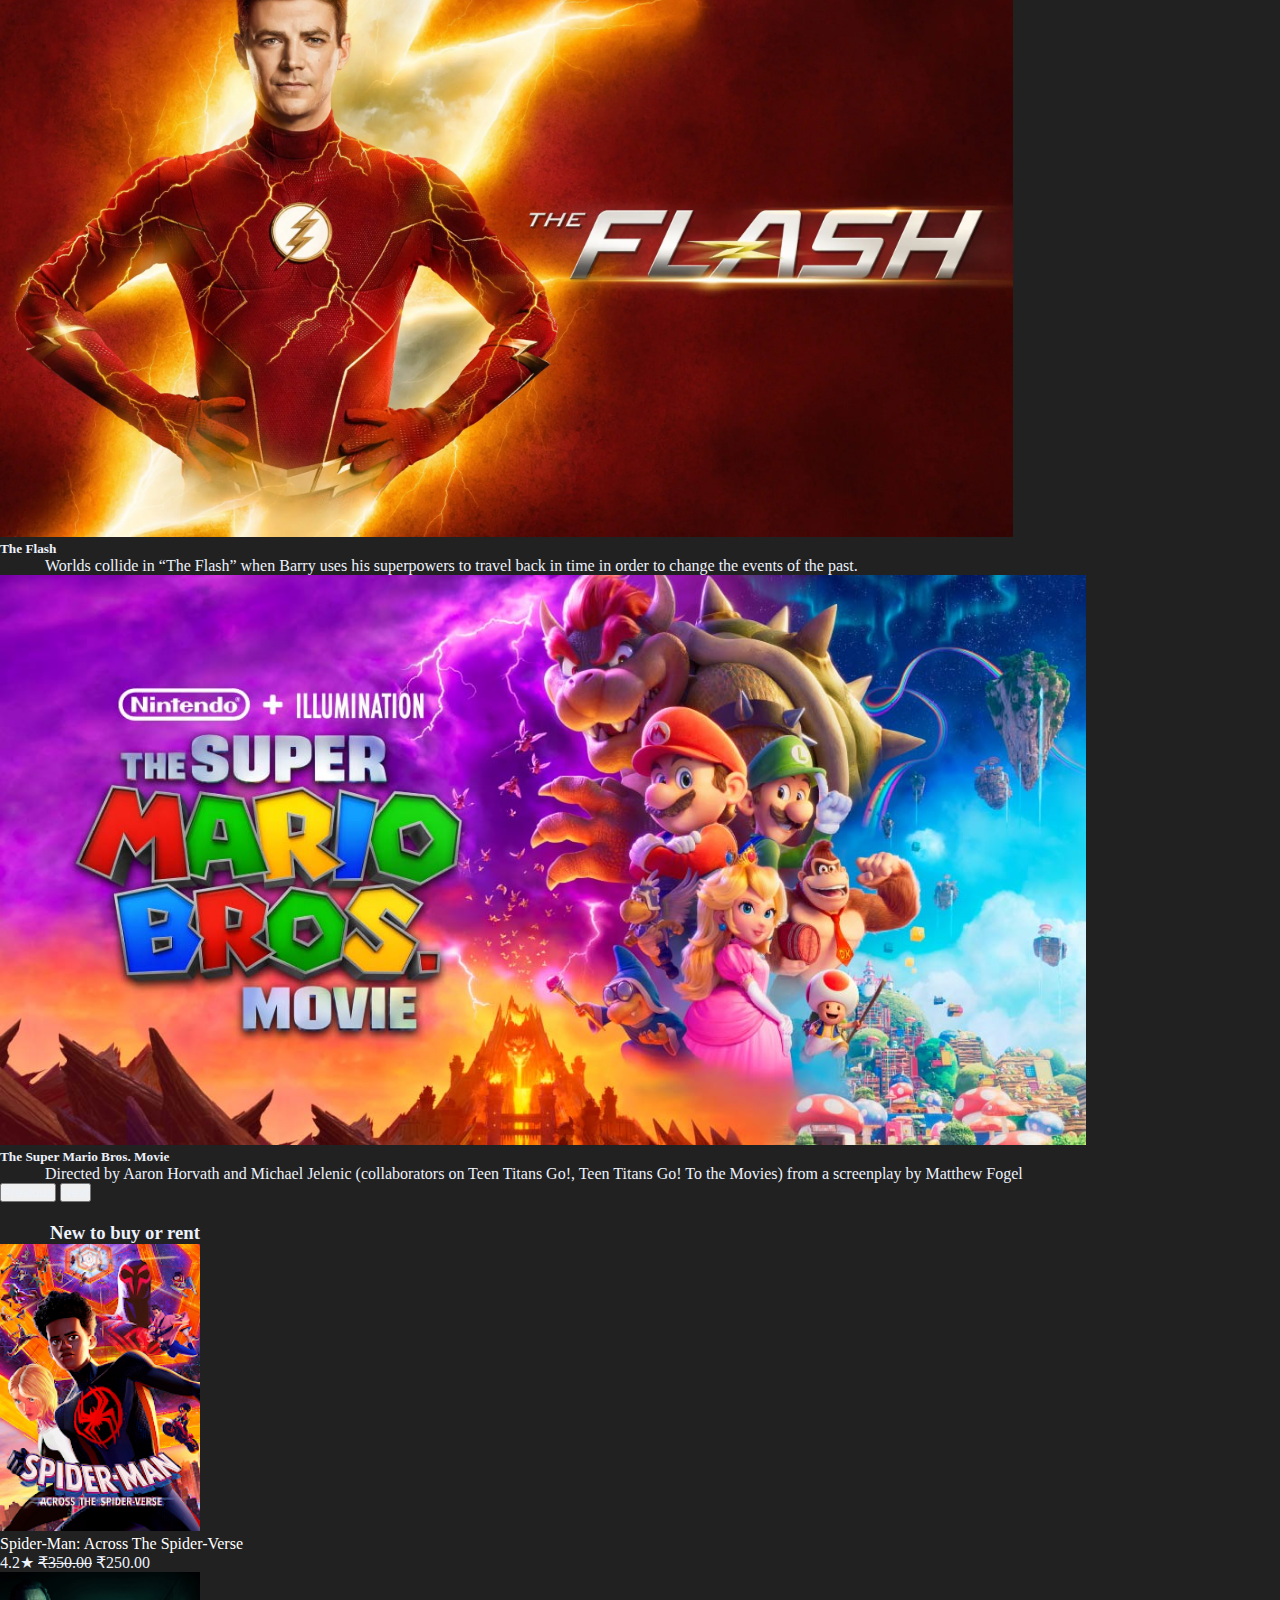
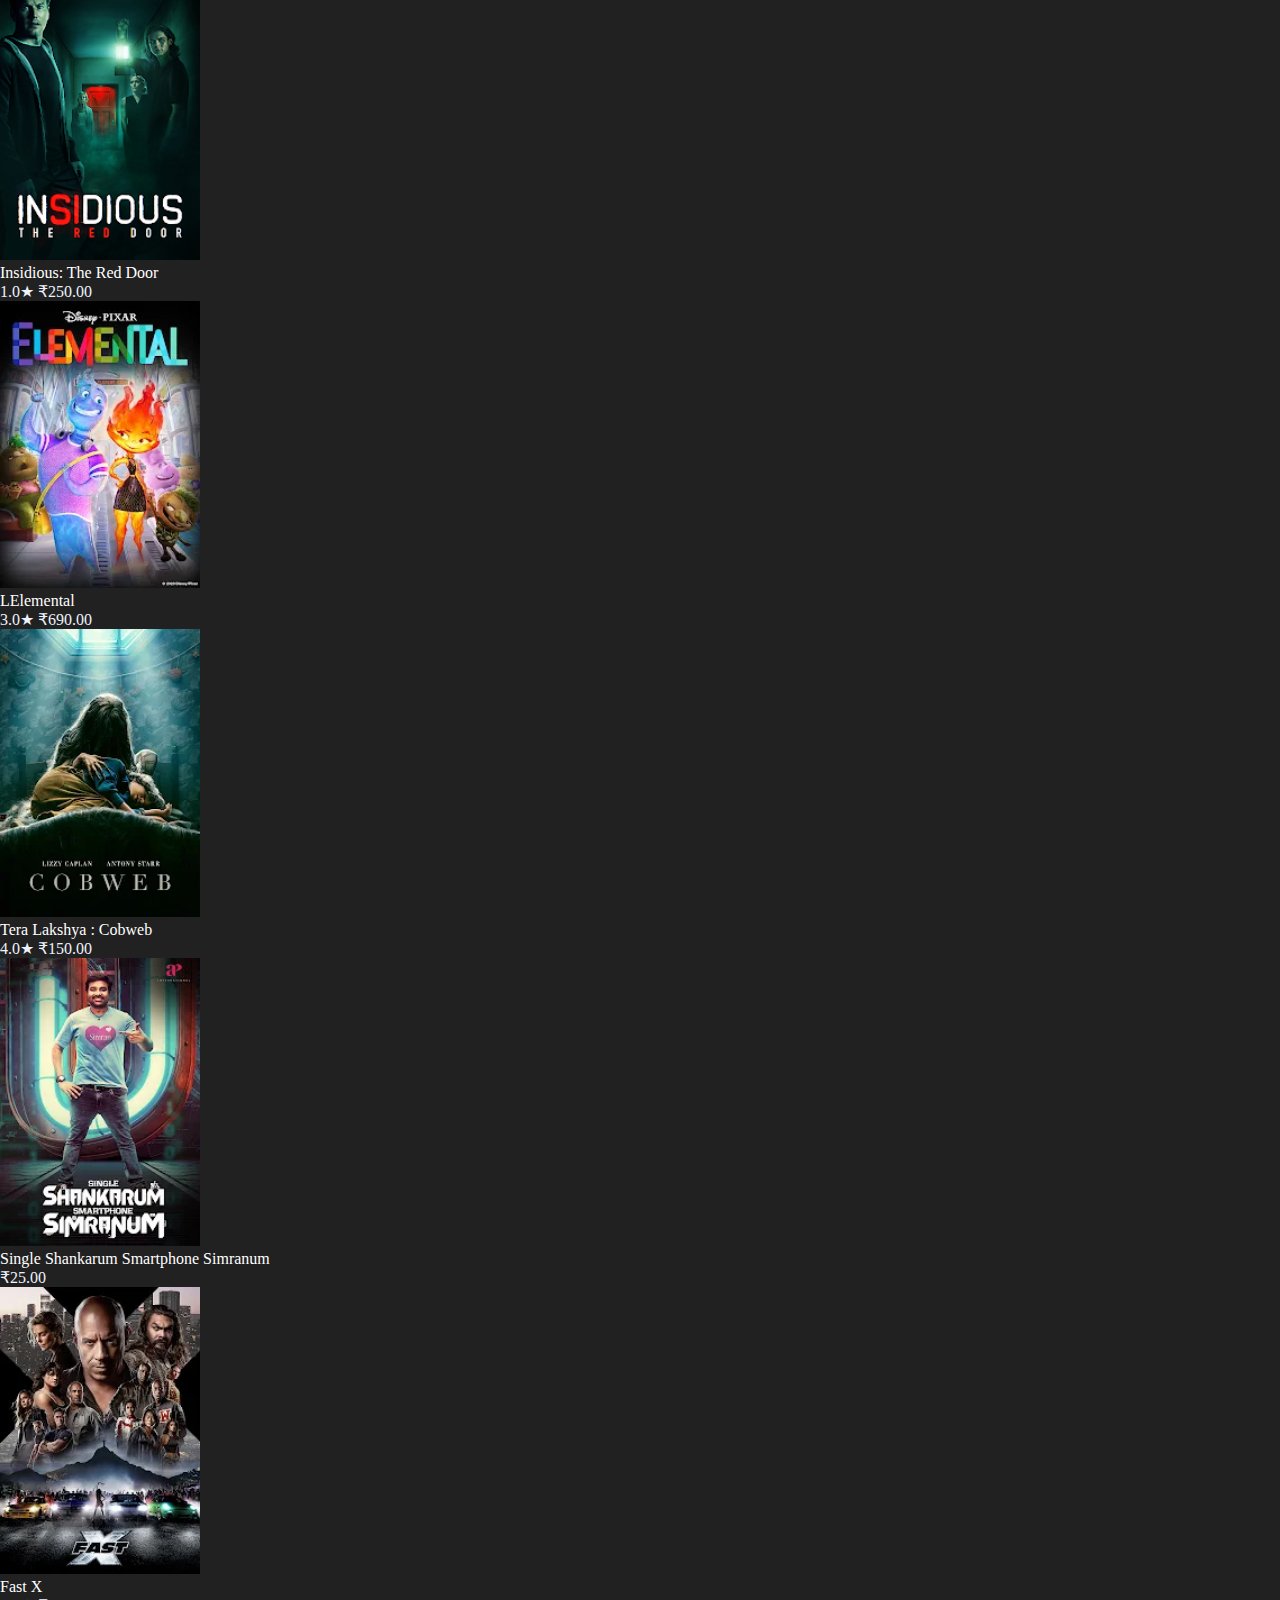
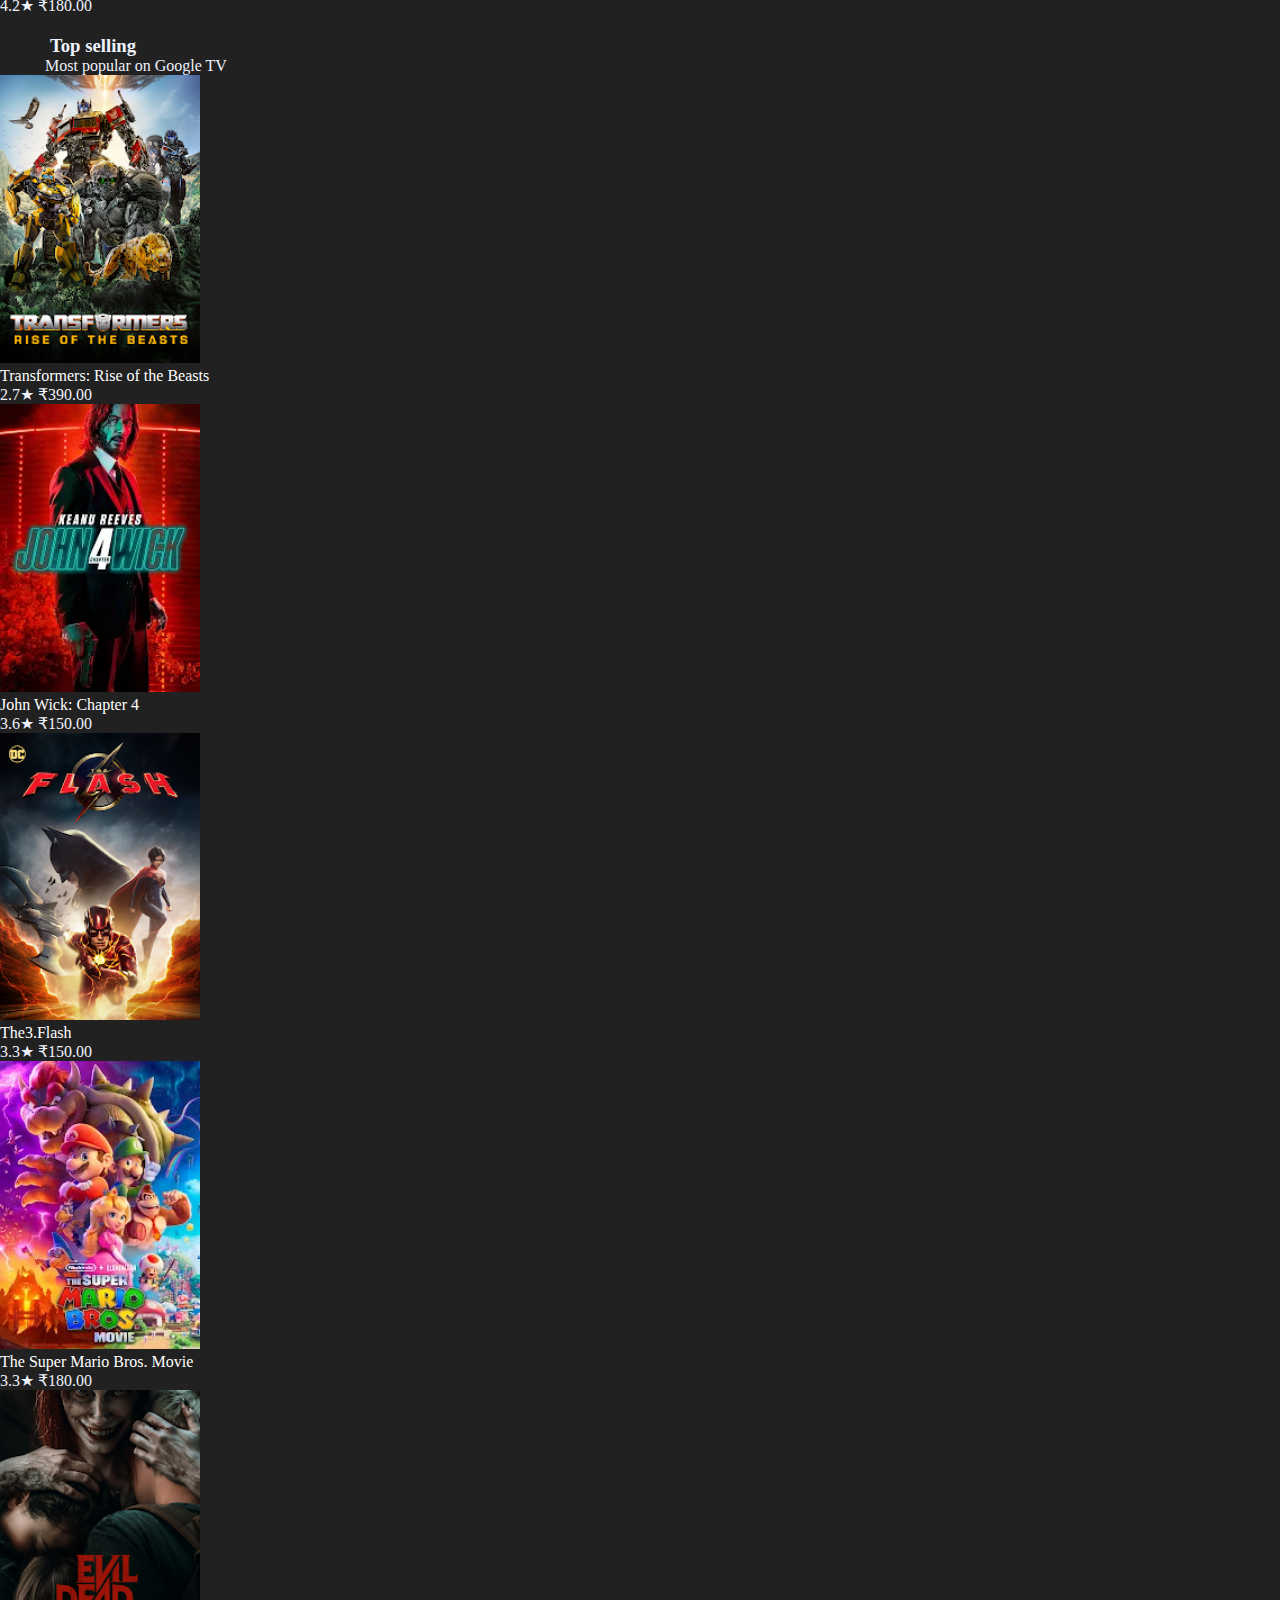
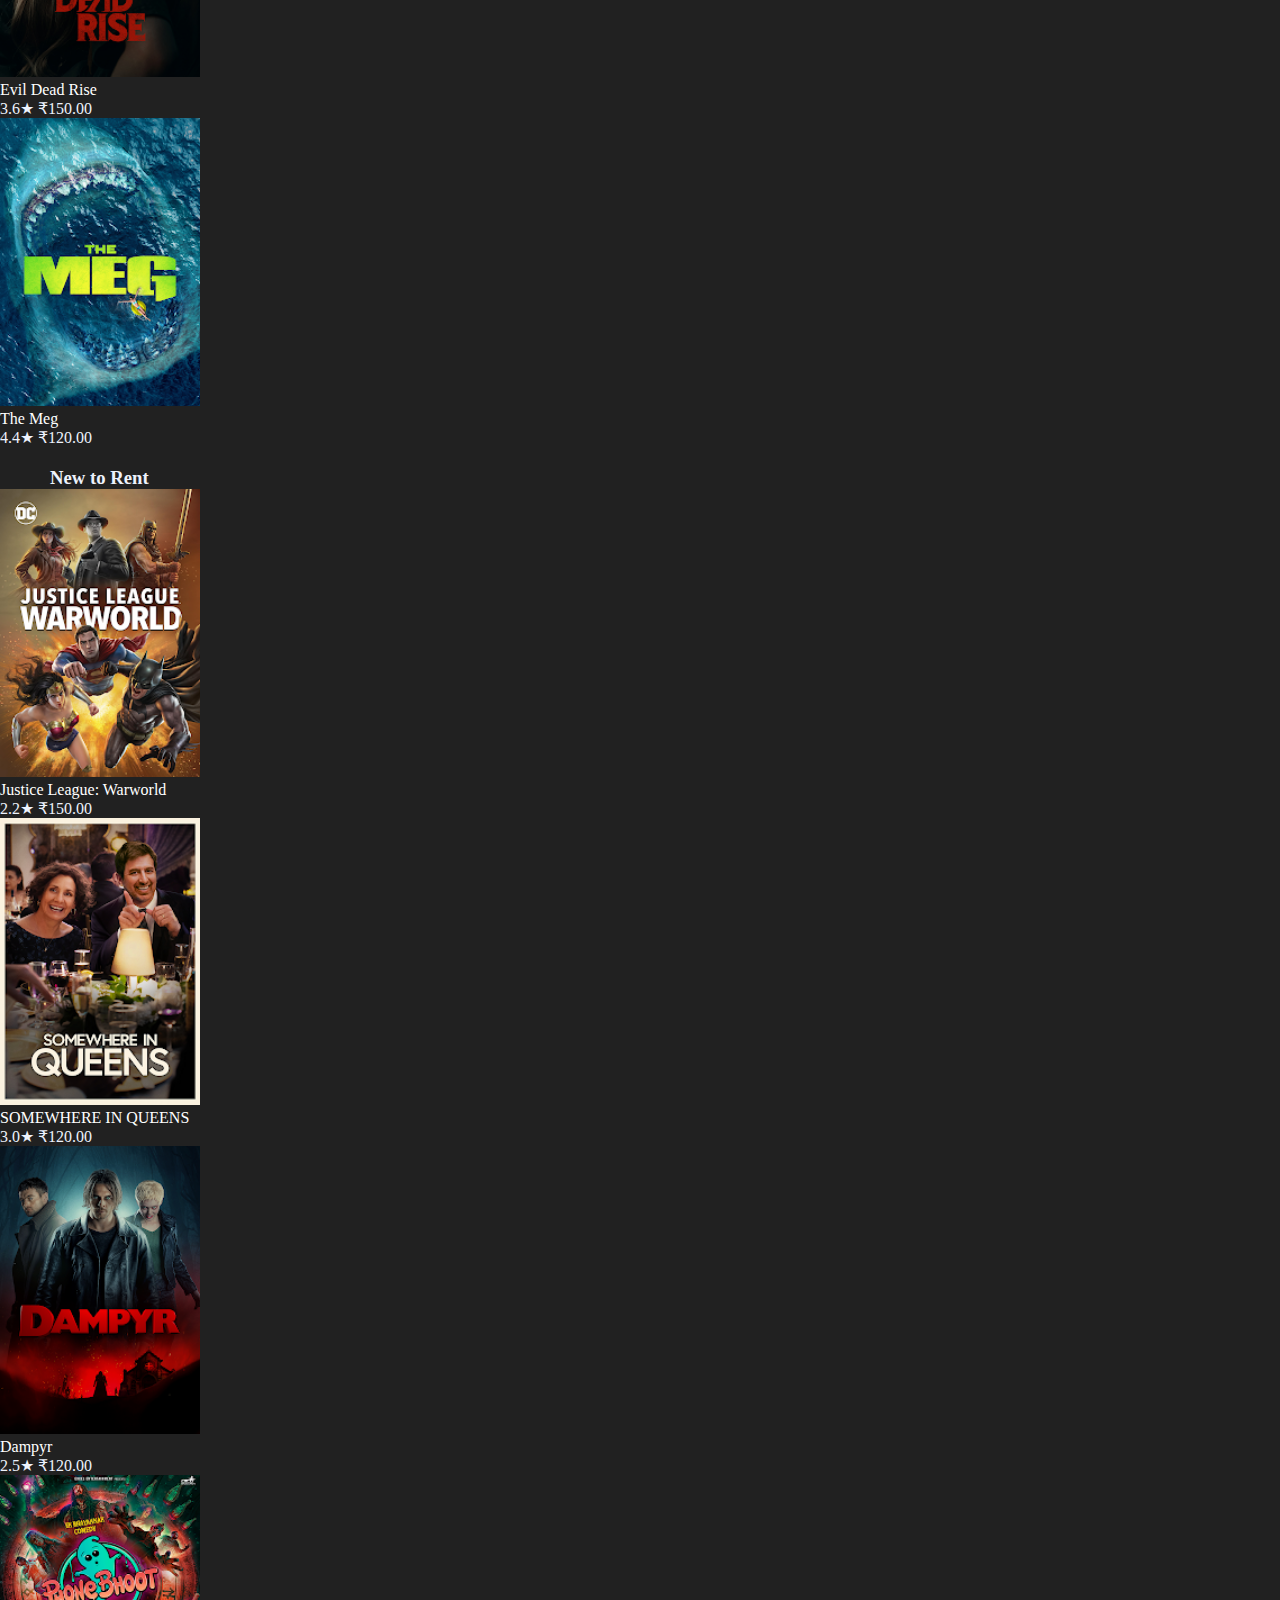
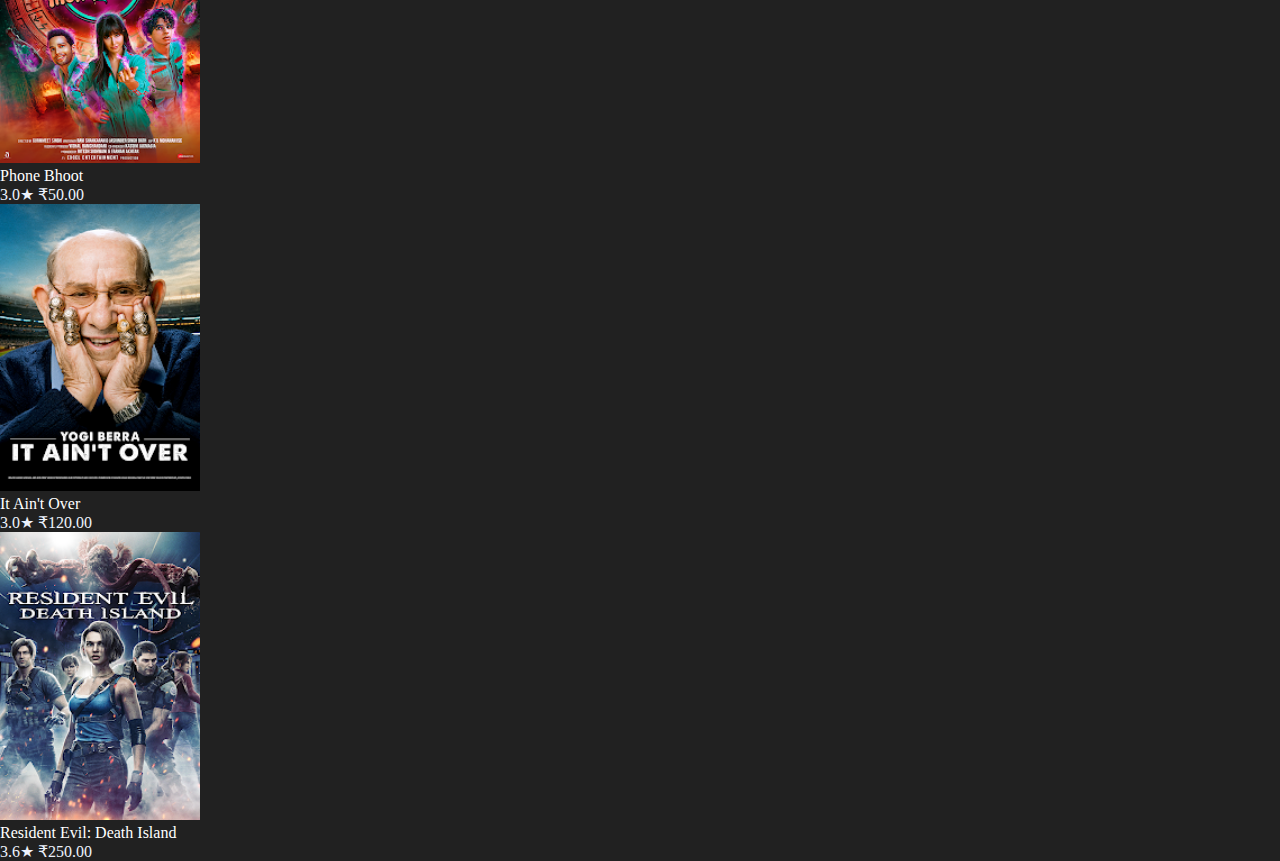
<file: pages/movies.html>
<!DOCTYPE html>
<html lang="en">

<head>
    <title>Movies</title>
    <link href="https://cdn.jsdelivr.net/npm/bootstrap@5.3.1/dist/css/bootstrap.min.css" rel="stylesheet"
        integrity="sha384-4bw+/aepP/YC94hEpVNVgiZdgIC5+VKNBQNGCHeKRQN+PtmoHDEXuppvnDJzQIu9" crossorigin="anonymous" />
    <link href="../css/movies.css" rel="stylesheet" />
</head>

<script>
    movie()
    {
        "https://play.google.com/store/movies/details/Elemental?id=dT6MlLDIUC0.P"
    }
</script>

<body>
    <script src="https://cdn.jsdelivr.net/npm/bootstrap@5.3.1/dist/js/bootstrap.bundle.min.js"
        integrity="sha384-HwwvtgBNo3bZJJLYd8oVXjrBZt8cqVSpeBNS5n7C8IVInixGAoxmnlMuBnhbgrkm" crossorigin="anonymous">
        </script>

    <!-- Navbar -->

    <nav class="navbar navbar-expand-lg sticky-top bg-body-tertiary position-steeky" data-bs-theme="dark">
        <div class="container-fluid">
            <img src="../img/google_playstore_logo-removebg-preview.png" class="logo" height="50" width="200">
            <button class="navbar-toggler" type="button" data-bs-toggle="collapse" data-bs-target="#navbarNav"
                aria-controls="navbarNav" aria-expanded="false" aria-label="Toggle navigation">
                <span class="navbar-toggler-icon"></span>
            </button>
            <div class="collapse navbar-collapse" id="navbarNav">
                <ul class="navbar-nav ">
                    <li class="nav-item">
                        <a class="nav-link " href="../index.html">Games</a>
                    </li>
                    <li class="nav-item">
                        <a class="nav-link " href="../pages/apps.html">Apps</a>
                    </li>
                    <li class="nav-item">
                        <a class="nav-link active">Movies</a>
                    </li>
                    <li class="nav-item">
                        <a class="nav-link " href="../pages/books.html">Books</a>
                    </li>
                    <li class="nav-item">
                        <a class="nav-link " href="../pages/kids.html">Children</a>
                    </li>
                    <form class="d-flex" role="search">
                        <input class="form-control me-2 " type="search" placeholder="Search" aria-label="Search">
                        <img src="../img/search.png" height="36" width="36">
                    </form>
                    <div>
                        <img src="../img/account.png" id="logo" height="55" width="55">
                    </div>

                </ul>
            </div>
        </div>
    </nav>


    <!-- Sliding Panel -->

    <div id="carouselExampleCaptions" class="carousel slide bg-dark container-fluid">
        <div class="carousel-indicators">
            <button type="button" data-bs-target="#carouselExampleCaptions" data-bs-slide-to="0" class="active"
                aria-current="true" aria-label="Slide 1"></button>
            <button type="button" data-bs-target="#carouselExampleCaptions" data-bs-slide-to="1"
                aria-label="Slide 2"></button>
            <button type="button" data-bs-target="#carouselExampleCaptions" data-bs-slide-to="2"
                aria-label="Slide 3"></button>
            <button type="button" data-bs-target="#carouselExampleCaptions" data-bs-slide-to="3"
                aria-label="Slide 4"></button>
        </div>
        <div class="carousel-inner">
            <div class="carousel-item active">
                <img src="../img/movies/spiderman2.jpg" class="d-block w-100" alt="Spider-Man 2" style="height: 570px;">
                <div class="carousel-caption d-none d-md-block">
                    <h5>Spider-Man: Across The Spider-Verse</h5>
                    <p>Miles Morales returns for the next chapter of the Oscar®-winning Spider-Verse saga, (2018, Best
                        Animated Feature Film), Spider-Man</p>
                </div>
            </div>
            <div class="carousel-item">
                <img src="../img/movies/johnwick.avif" class="d-block w-100" alt="John Wick" style="height: 570px;">
                <div class="carousel-caption d-none d-md-block">
                    <h5>John Wick: Chapter 4</h5>
                    <p>John Wick (Keanu Reeves) uncovers a path to defeating The High Table. But before he can earn his
                        freedom, Wick must face off against a new enemy with powerful alliances across the globe and
                        forces that turn old friends into foes.</p>
                </div>
            </div>
            <div class="carousel-item">
                <img src="../img/movies/flash.webp" class="d-block w-100" alt="Flash" style="height: 570px;">
                <div class="carousel-caption d-none d-md-block">
                    <h5>The Flash</h5>
                    <p>Worlds collide in “The Flash” when Barry uses his superpowers to travel back in time in order to
                        change the events of the past. </p>
                </div>
            </div>
            <div class="carousel-item">
                <img src="../img/movies/superMario.jpg" class="d-block w-100" alt="Super Mario" style="height: 570px;">
                <div class="carousel-caption d-none d-md-block">
                    <h5>The Super Mario Bros. Movie</h5>
                    <p>Directed by Aaron Horvath and Michael Jelenic (collaborators on Teen Titans Go!, Teen Titans Go!
                        To the Movies) from a screenplay by Matthew Fogel</p>
                </div>
            </div>
        </div>
        <button class="carousel-control-prev" type="button" data-bs-target="#carouselExampleCaptions"
            data-bs-slide="prev">
            <span class="carousel-control-prev-icon" aria-hidden="true"></span>
            <span class="visually-hidden">Previous</span>
        </button>
        <button class="carousel-control-next" type="button" data-bs-target="#carouselExampleCaptions"
            data-bs-slide="next">
            <span class="carousel-control-next-icon" aria-hidden="true"></span>
            <span class="visually-hidden">Next</span>
        </button>
    </div>

    <!-- Main Section -->

    <div class="container lh-2">
        <div class="product">
            <h3 class="mt-5">New to buy or rent</h3>
            <div id="carouselExample" class="carousel slide">
                <div class="carousel-inner">
                    <div class="carousel-item active ">

                        <div class="row">
                            <div class="col-lg-2 col-md-4 col-sm-6 mt-3 img-hover  ">

                                <a href="https://play.google.com/store/movies/details/Elemental?id=dT6MlLDIUC0.P"><img
                                        src="../img/movies/movie1.webp" onclick="movie()" width="200px"
                                        class="m-2 img-fluid card" /></a>
                                <div class="ms-3 mt-3 ">Spider-Man: Across The Spider-Verse</div>
                                <div clas="d-flex ">
                                    <span class="mx-2 text-body-secondary"> 4.2★</span>
                                    <span class="text-secondary"><del>₹350.00</del></span>
                                    <span class="text-secondary">₹250.00</span>
                                </div>

                            </div>
                            <div class="col-lg-2 col-md-4 col-sm-6 mt-3 img-hover  img-hover">

                                <img src="../img/movies/movie2.webp" width="200px" class="m-2 img-fluid card" />
                                <div class="ms-3 mt-3 ">Insidious: The Red Door</div>
                                <div clas="d-flex">
                                    <span class="mx-2 text-secondary ms-3">1.0★</span>
                                    <span class="text-secondary">₹250.00</span>
                                </div>


                            </div>
                            <div class="col-lg-2 col-md-4 col-sm-6 mt-3 img-hover  ">

                                <img src="../img/movies/movie3.webp" width="200px" class="m-2 img-fluid card" />
                                <div class="ms-3 mt-3 ">LElemental</div>
                                <div clas="d-flex">
                                    <span class="mx-2 text-secondary ms-3">3.0★</span>
                                    <span class="text-secondary">₹690.00</span>
                                </div>

                            </div>
                            <div class="col-lg-2 col-md-4 col-sm-6 mt-3 img-hover  ">

                                <img src="../img/movies/movie4.webp" width="200px" class="m-2 img-fluid card" />
                                <div class="ms-3 mt-3 ">Tera Lakshya : Cobweb</div>
                                <div clas="d-flex">
                                    <span class="mx-2 text-secondary ms-3">4.0★</span>
                                    <span class="text-secondary">₹150.00</span>
                                </div>

                            </div>

                            <div class="col-lg-2 col-md-4 col-sm-6 mt-3 img-hover  ">

                                <img src="../img/movies/movie5.webp" width="200px" class="m-2 img-fluid card" />
                                <div class="ms-3 mt-3">Single Shankarum Smartphone Simranum</div>
                                <div clas="d-flex">
                                    <span class="mx-2 text-secondary ms-3 ms-3">₹25.00</span>
                                </div>

                            </div>
                            <div class="col-lg-2 col-md-4 col-sm-6 mt-3 img-hover  ">

                                <img src="../img/movies/movie6.webp" width="200px" class="m-2  img-fluid card" />
                                <div class="ms-3 mt-3 ">Fast X</div>
                                <div clas="d-flex">
                                    <span class="mx-2 text-secondary ms-3">4.2★</span>
                                    <span class="text-secondary">₹180.00</span>
                                </div>

                            </div>

                        </div>
                    </div>
                </div>

            </div>
            <h3 class="mt-5">Top selling</h3>
            <p>Most popular on Google TV</p>
            <div id="carouselExample" class="carousel slide">
                <div class="carousel-inner">
                    <div class="carousel-item active">
                        <div class="row">
                            <div class="col-lg-2 col-md-4 col-sm-6 mt-3 img-hover ">
                                <img src="../img/movies/t1.webp" width="200px" class="m-2 img-fluid card" />
                                <div class="ms-3 mt-3 ">Transformers: Rise of the Beasts</div>
                                <div clas="d-flex">
                                    <span class="mx-2 text-secondary ms-3">2.7★</span>
                                    <span class="text-secondary">₹390.00</span>
                                </div>

                            </div>
                            <div class="col-lg-2 col-md-4 col-sm-6 mt-3 img-hover ">
                                <img src="../img/movies/t2.webp" width="200px" class="m-2 img-fluid card" />
                                <div class="ms-3 mt-3 ">John Wick: Chapter 4</div>
                                <div clas="d-flex">
                                    <span class="mx-2 text-secondary ms-3">3.6★</span>
                                    <span class="text-secondary">₹150.00</span>
                                </div>

                            </div>
                            <div class="col-lg-2 col-md-4 col-sm-6 mt-3 img-hover ">
                                <img src="../img/movies/t3.webp" width="200px" class="m-2 img-fluid card" />
                                <div class="ms-3 mt-3 ">The3.Flash</div>
                                <div clas="d-flex">
                                    <span class="mx-2 text-secondary ms-3">3.3★</span>
                                    <span class="text-secondary">₹150.00</span>
                                </div>

                            </div>
                            <div class="col-lg-2 col-md-4 col-sm-6 mt-3 img-hover ">
                                <img src="../img/movies/t4.webp" width="200px" class="m-2 img-fluid card" />
                                <div class="ms-3 mt-3 ">The Super Mario Bros. Movie</div>
                                <div clas="d-flex">
                                    <span class="mx-2 text-secondary ms-3">3.3★</span>
                                    <span class="text-secondary">₹180.00</span>
                                </div>

                            </div>
                            <div class="col-lg-2 col-md-4 col-sm-6 mt-3 img-hover ">
                                <img src="../img/movies/t5.webp" width="200px" class="m-2 img-fluid card" />
                                <div class="ms-3 mt-3 ">Evil Dead Rise</div>
                                <div clas="d-flex">
                                    <span class="mx-2 text-secondary ms-3">3.6★</span>
                                    <span class="text-secondary">₹150.00</span>
                                </div>

                            </div>
                            <div class="col-lg-2 col-md-4 col-sm-6 mt-3 img-hover ">
                                <img src="../img/movies/t6.webp" width="200px" class="m-2 img-fluid card" />
                                <div class="ms-3 mt-3 ">The Meg</div>
                                <div clas="d-flex">
                                    <span class="mx-2 text-secondary ms-3">4.4★</span>
                                    <span class="text-secondary">₹120.00</span>
                                </div>

                            </div>

                        </div>
                    </div>
                </div>
            </div>
            <h3 class="mt-5">New to Rent</h3>
            <div id="carouselExample" class="carousel slide">
                <div class="carousel-inner">
                    <div class="carousel-item active">
                        <div class="row">
                            <div class="col-lg-2 col-md-4 col-sm-6 mt-3 img-hover ">
                                <img src="../img/movies/n1.webp" width="200px" class="m-2 img-fluid card" />
                                <div class="ms-3 mt-3 ">Justice League: Warworld</div>
                                <div clas="d-flex">
                                    <span class="mx-2 text-secondary ms-3">2.2★</span>
                                    <span class="text-secondary">₹150.00</span>
                                </div>

                            </div>

                            <div class="col-lg-2 col-md-4 col-sm-6 mt-3 img-hover ">

                                <img src="../img/movies/n2.webp" width="200px" class="m-2 img-fluid card" />
                                <div class="ms-3 mt-3 ">SOMEWHERE IN QUEENS</div>
                                <div clas="d-flex">
                                    <span class="mx-2 text-secondary ms-3">3.0★</span>
                                    <span class="text-secondary">₹120.00</span>
                                </div>

                            </div>

                            <div class="col-lg-2 col-md-4 col-sm-6 mt-3 img-hover ">
                                <img src="../img/movies/n3.webp" width="200px" class="m-2 img-fluid card" />
                                <div class="ms-3 mt-3 ">Dampyr</div>
                                <div clas="d-flex">
                                    <span class="mx-2 text-secondary ms-3">2.5★</span>
                                    <span class="text-secondary">₹120.00</span>
                                </div>

                            </div>
                            <div class="col-lg-2 col-md-4 col-sm-6 mt-3 img-hover ">
                                <img src="../img/movies/n4.webp" width="200px" class="m-2 img-fluid card" />
                                <div class="ms-3 mt-3 ">Phone Bhoot</div>
                                <div clas="d-flex">
                                    <span class="mx-2 text-secondary ms-3">3.0★</span>
                                    <span class="text-secondary">₹50.00</span>
                                </div>

                            </div>
                            <div class="col-lg-2 col-md-4 col-sm-6 mt-3 img-hover ">
                                <img src="../img/movies/n5.webp" width="200px" class="m-2 img-fluid card" />
                                <div class="ms-3 mt-3 ">It Ain't Over</div>
                                <div clas="d-flex">
                                    <span class="mx-2 text-secondary ms-3">3.0★</span>
                                    <span class="text-secondary">₹120.00</span>
                                </div>

                            </div>
                            <div class="col-lg-2 col-md-4 col-sm-6 mt-3 img-hover ">
                                <img src="../img/movies/n6.webp" width="200px" class="m-2 img-fluid card" />
                                <div class="ms-3 mt-3 ">Resident Evil: Death Island</div>
                                <div clas="d-flex">
                                    <span class="mx-2 text-secondary ms-3">3.6★</span>
                                    <span class="text-secondary">₹250.00</span>
                                </div>

                            </div>

                        </div>
                    </div>
                </div>
            </div>
        </div>
    </div>
</body>

</html>
</file>
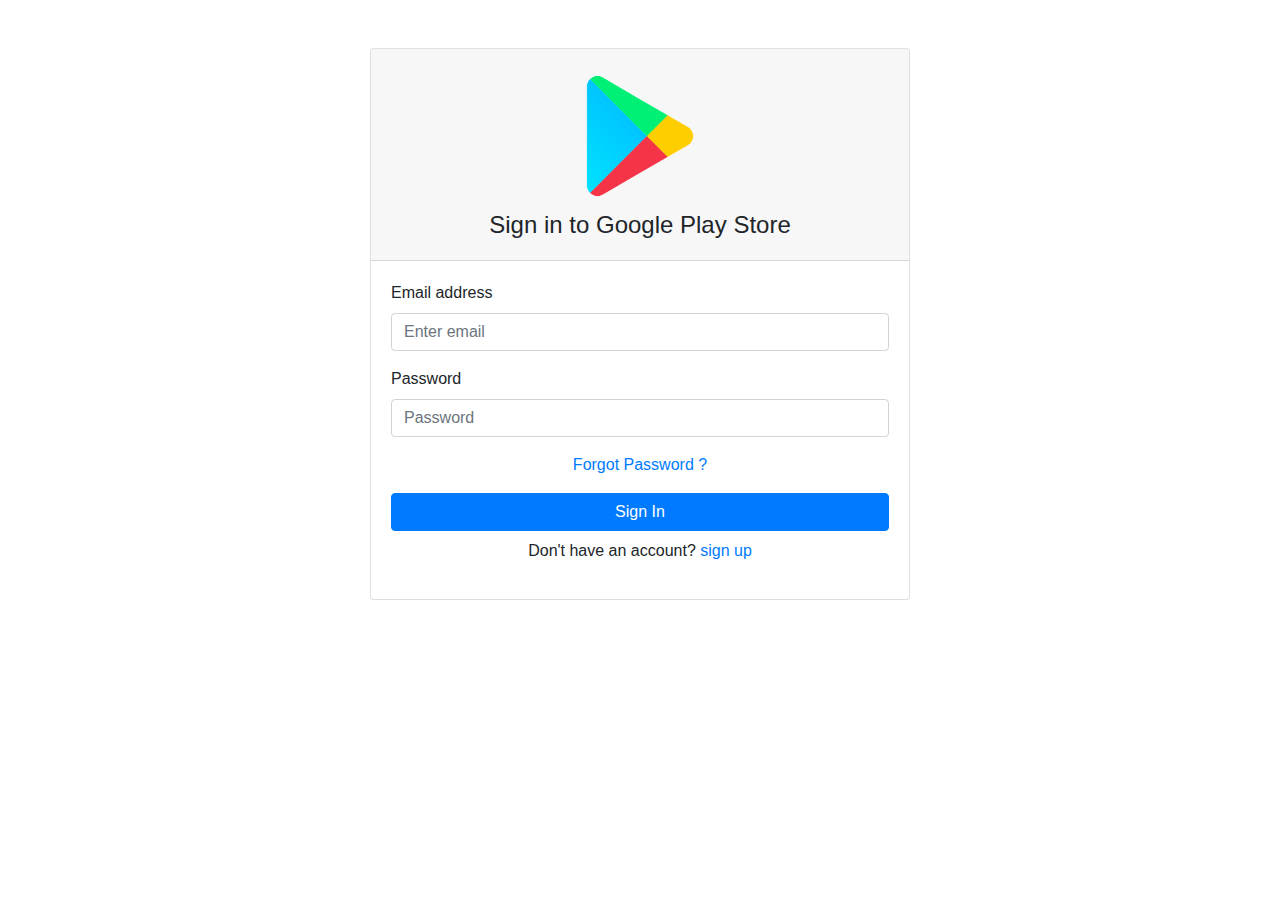
<file: pages/signin.html>
<!DOCTYPE html>
<html lang="en">
<head>
<meta charset="UTF-8">
<meta name="viewport" content="width=device-width, initial-scale=1.0">
<title>Google Play Store Sign In</title>
<style>
.logo{
    height: auto;
    width: 150px;
}
</style>
<!-- Include Bootstrap CSS -->
<link rel="stylesheet" href="https://stackpath.bootstrapcdn.com/bootstrap/4.5.2/css/bootstrap.min.css">
</head>
<body>
<div class="container mt-5">
    <div class="row justify-content-center">
    <div class="col-md-6">
        <div class="card">
        <div class="card-header text-center">
            <img src="./../img/Apps-Images/google-play.png" alt="" class="logo">

            <h4>Sign in to Google Play Store</h4>
        </div>
        <div class="card-body">
            <form id="signinForm">
            <div class="form-group">
                <label for="email">Email address</label>
                <input type="email" class="form-control" id="email" placeholder="Enter email">
                <small class="text-danger" id="emailError"></small>
            </div>
            <div class="form-group">
                <label for="password">Password</label>
                <input type="password" class="form-control" id="password" placeholder="Password">
                <small class="text-danger" id="passwordError"></small>
            </div>
            <div class="form-group">
                <p class="text-center mt-2"><a href="./signup.html/">Forgot Password ?</a></p>
            
            </div>
            <button type="submit" class="btn btn-primary btn-block" id="signinBtn">Sign In</button>
            <div class="form-group">
                <p class="text-center mt-2">Don't have an account? <a href="./signup.html/">sign up</a></p>
            
            </div>
            </form>
        </div>
        </div>
    </div>
    </div>
</div>

<!-- Include Bootstrap JS -->
<script src="https://cdn.jsdelivr.net/npm/bootstrap@5.3.1/dist/js/bootstrap.bundle.min.js" integrity="sha384-HwwvtgBNo3bZJJLYd8oVXjrBZt8cqVSpeBNS5n7C8IVInixGAoxmnlMuBnhbgrkm" crossorigin="anonymous"></script>

<script>
    var signinForm = document.getElementById('signinForm');
    var emailField = document.getElementById('email');
    var passwordField = document.getElementById('password');
    var emailError = document.getElementById('emailError');
    var passwordError = document.getElementById('passwordError');

    signinForm.addEventListener('submit', function(event) {
    event.preventDefault();
    
      // Reset error messages
    emailError.textContent = '';
    passwordError.textContent = '';
    
    var email = emailField.value;
    var password = passwordField.value;

      // Regular expression for email validation
    var emailRegex = /^[^\s@]+@[^\s@]+\.[^\s@]+$/;
    
    if (!email) {
        emailError.textContent = 'Email is required.';
    } else if (!emailRegex.test(email)) {
        emailError.textContent = 'Invalid email address.';
    }

    if (!password) {
        passwordError.textContent = 'Password is required.';
    }

      // for preventing submission of sign in
    if (emailError.textContent || passwordError.textContent) {
        return;
    }

      // authentication logic
    var Signin = true;

    if (Signin) {
        alert('Sign in successful! Welcome to the Google Play Store.');
    }else {
        alert('Sign in failed. Please check your email and password.');
    }
    console.log('Email:', email);
    console.log('Password:', password);

    window.location.href = './../index.html';
    });
</script>
</body>
</html>
</file>
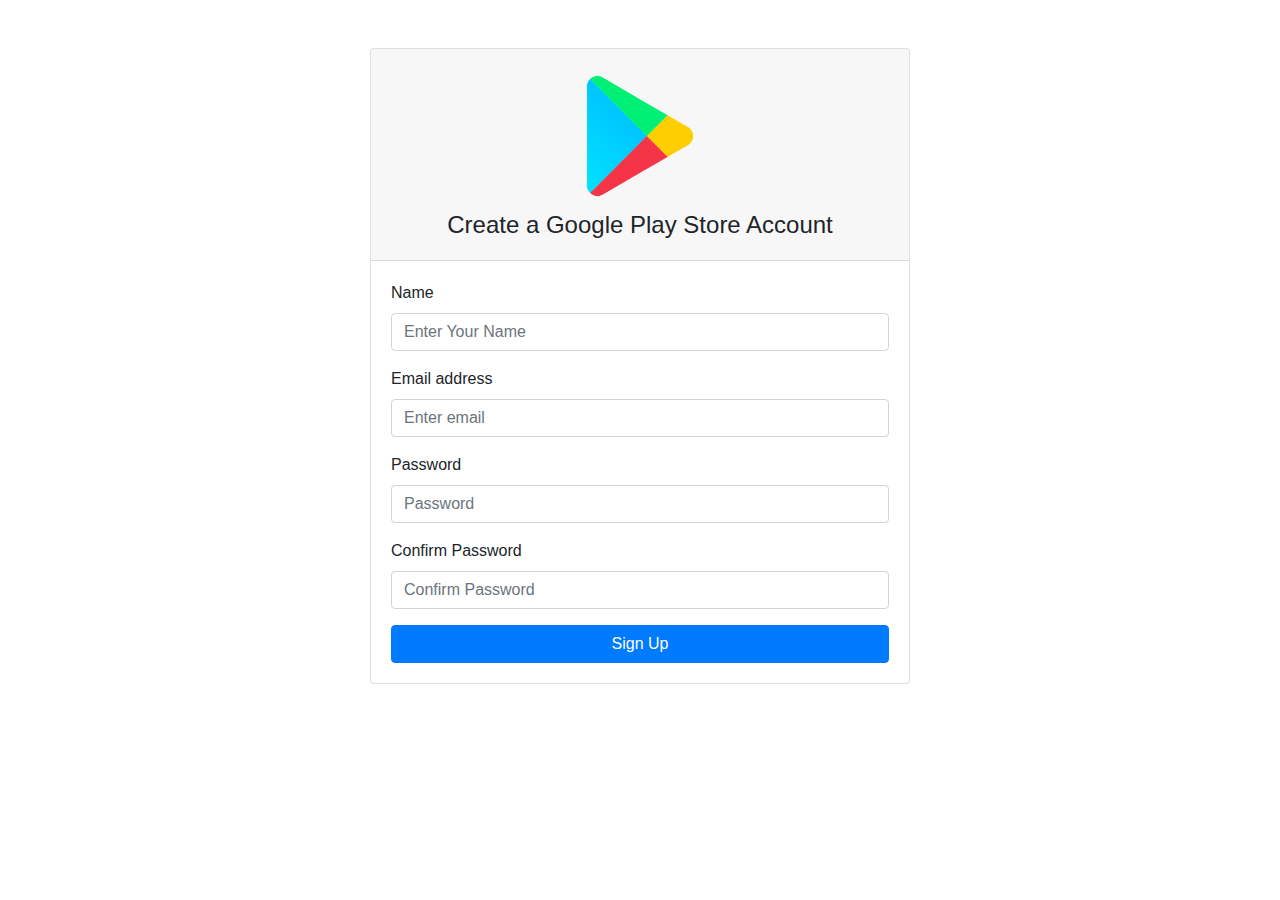
<file: pages/signup.html>
<!DOCTYPE html>
<html lang="en">
<head>
    <meta charset="UTF-8">
    <meta name="viewport" content="width=device-width, initial-scale=1.0">
    <title>Google Play Store Sign Up</title>
    
    <style>
        .logo {
            width: auto;
            height: 150px;
        }
    </style>
    <!-- Include Bootstrap CSS -->
    <link rel="stylesheet" href="https://stackpath.bootstrapcdn.com/bootstrap/4.5.2/css/bootstrap.min.css">
</head>
<body>
    <div class="container mt-5">
        <div class="row justify-content-center">
            <div class="col-md-6">
                <div class="card">
                    <div class="card-header text-center">
                        <img src="./../img/Apps-Images/google-play.png" alt="" class="logo">
                        <h4>Create a Google Play Store Account</h4>
                    </div>
                    <div class="card-body">
                        <form id="signupForm">
                            <div class="form-group">
                                <label for="Name">Name</label>
                                <input type="text" class="form-control" id="Name" placeholder="Enter Your Name">
                            </div>
                            <div class="form-group">
                                <label for="email">Email address</label>
                                <input type="email" class="form-control" id="email" placeholder="Enter email">
                                <small class="text-danger" id="emailError"></small>
                            </div>
                            <div class="form-group">
                                <label for="password">Password</label>
                                <input type="password" class="form-control" id="password" placeholder="Password">
                                <small class="text-danger" id="passwordError"></small>
                            </div>
                            <div class="form-group">
                                <label for="confirmPassword">Confirm Password</label>
                                <input type="password" class="form-control" id="confirmPassword" placeholder="Confirm Password">
                                <small class="text-danger" id="cpasswordError"></small>
                            </div>
                            <button type="submit" class="btn btn-primary btn-block" id="signupBtn">Sign Up</button>
                        </form>
                    </div>
                </div>
            </div>
        </div>
    </div>
    <script src="https://cdn.jsdelivr.net/npm/bootstrap@5.3.1/dist/js/bootstrap.bundle.min.js" integrity="sha384-HwwvtgBNo3bZJJLYd8oVXjrBZt8cqVSpeBNS5n7C8IVInixGAoxmnlMuBnhbgrkm" crossorigin="anonymous"></script>
    <script>
        document.addEventListener('DOMContentLoaded', function() {
            var signupForm = document.getElementById('signupForm');
            var nameField = document.getElementById('Name');
            var emailField = document.getElementById('email');
            var passwordField = document.getElementById('password');
            var cpasswordField = document.getElementById('confirmPassword');
            var emailError = document.getElementById('emailError');
            var passwordError = document.getElementById('passwordError');
            var cpasswordError = document.getElementById('cpasswordError');

            signupForm.addEventListener('submit', function(event) {
                event.preventDefault();

                // Reset error messages
                emailError.textContent = '';
                passwordError.textContent = '';
                cpasswordError.textContent = '';

                var name = nameField.value;
                var email = emailField.value;
                var password = passwordField.value;
                var cpassword = cpasswordField.value;

                // Regular expression for email validation
                var emailRegex = /^[^\s@]+@[^\s@]+\.[^\s@]+$/;

                if (!email) {
                    emailError.textContent = 'Email is required.';
                } else if (!emailRegex.test(email)) {
                    emailError.textContent = 'Invalid email address.';
                }

                if (!password) {
                    passwordError.textContent = 'Password is required.';
                }

                if (password !== cpassword) {
                    cpasswordError.textContent = 'Passwords do not match.';
                }

                
                if (emailError.textContent || passwordError.textContent || cpasswordError.textContent) {
                    return;
                }

        
                var Signup = true;

                if (Signup) {
                    alert('Account creation successful! Welcome to the Google Play Store.');
                } else {
                    alert('Account creation failed. Please try again.');
                }

            console.log('Name:',name);
            console.log('Email:',email);
            console.log('Password:',password);
            console.log('confirmed password:',cpassword);

            
                window.location.href = 'signin.html';
            });
        });
    </script>
</body>
</html>
</file>
<file: css/books.css>
.colume_card:hover{
    background-color: rgb(224, 224, 224);
    border-radius: 5px;
   
}


  
  footer a {
    color: black;
    font-size: 14px;
    transition-duration: 0.2s;
    text-decoration: none;
  }
  
  footer a:hover {
    color: #FA944B;
    text-decoration: none;
  }
  
  .copy {
    font-size: 12px;
    padding: 10px;
    border-top: 1px solid #FFFFFF;
  }
  
  .footer-middle {
    padding-top: 2em;
    color: white;
  }
  .blackplay{
      margin-top: 90px;
      margin-left: 100px;
  }
  body {
    padding-top: 2rem;
}
h4{
    color: black;
}
/**
:root{
    --primary-color:#edf2fc;
    --secondary-color:#212121;

}
.dark-theme{
    --primary-color: #1d1e1e;
    --secondary-color: #fff;

}
#icon{
    width: 30px;
    cursor: pointer;
}
body{
    height: 100vh;
    width: 100%;
    background-color: var(--secondary-color);
    
}
nav{
    background-color: var(--secondary-color);
}
.nav-link {
    color:var(--primary-color);
}
h3{
    color:var(--primary-color);
}
.navbar-brand {
    color:var(--primary-color);
}
form{
    color:var(--primary-color);
}*/
</file>
<file: css/movies.css>
*{
   margin: 0;
   padding: 0;
}

.navbar-nav{
    margin-top: 20px;
    margin-left: 10px;
}
.d-flex{
   margin-inline-start: 200px;
}
.form-control{
   width: 400px;
   height: 50px;
   border-radius: 10px;
}
#logo{
   margin-inline-start: 60px;
   margin-bottom: 8px;
}

.img-hover:hover{
   background-color: rgb(236, 236, 236);
   border-radius: 5px;
}





:root{
    --primary-color:#edf2fc;
    --secondary-color:#212121;
}
body{
    background-color: var(--secondary-color);
    color: white;
}
#icon{
    width: 40px;
    height: 40px;
    cursor: pointer;
    margin-bottom: 5px;
    margin-left: 25px;
}
nav{
    background-color: var(--secondary-color);
}
.search-bar {
    margin: 2px;
    padding: 4px;
    border-radius: 5px;
    height: 45px;
    margin-left: 125px;
    border: 1px solid darkgrey;
    font-family: 'Roboto', sans-serif;
}

.nav-link {
    color:var(--primary-color);
}
.nav-link:hover {
    color:#b7b4b6;
}
.form-control{
    background-color: var(--secondary-color);
    margin-left: 270px;
    width: 370px;
    height: 40px;
    border-radius: 8px;

} 
.account{
    background-color: var(--secondary-color);
    margin-left: 10px;
}

.search-bar:hover {
    border-color: rgb(192, 192, 192);
}
.d-block {
    height: 500px;
}
h5{
    color: var(--primary-color);
}
span{
    color: var(--primary-color);
}
h3{
    margin-left: 50px;
    margin-top: 20px;
    color: var(--primary-color);
}
p{
    margin-left: 45PX;
    color: var(--primary-color);
}
.details{
    color:#421a03;
}
.details {
    display: flex;
}
.smallcard{
    border-radius: 10px;
}
.smallcard:hover{
    width: 160px;
    height: 180px ;
}
.col{
    border-radius: 10px;
}
.title {
    display: flex;
    flex-direction: column;
}
.card-img-top {
    height:50px ;
    width: 50px;
    border-radius: 10%;
}

.channel-logo{
    max-width: 10px;
    margin-right: 10px;

}
.description{
    margin-left: 80px;
}
.carousel-control-next-icon{
    background-color: rgb(84, 94, 84);
    border-radius: 50%;
}
.carousel-control-next-icon:hover{
    background-color: var(--secondary-color);
    border-radius: 50%;
    width: 25px;
    height: 25px;
}
.carousel-control-prev-icon{
    background-color: rgb(84, 90, 84);
    border-radius: 50%;
}
.carousel-control-prev-icon:hover{
    background-color: var(--secondary-color);
    border-radius: 50%;
    width: 25px;
    height: 25px;
}

/*FOOTER*/

footer {
    background: #16222A;
    background: -webkit-linear-gradient(59deg, #3A6073, #16222A);
    background: linear-gradient(59deg, #3A6073, #16222A);
    
    margin-top:100px;
  }
  
  footer a {
    color: #fff;
    font-size: 14px;
    transition-duration: 0.2s;
  }
  
  footer a:hover {
    color: #FA944B;
    text-decoration: none;
  }
  
  .copy {
    font-size: 12px;
    padding: 10px;
    border-top: 1px solid #FFFFFF;
  }
  
  .footer-middle {
    padding-top: 2em;
    color: white;
  }
  .blackplay{
      margin-top: 90px;
      margin-left: 100px;
  }
  body {
    padding-top: 2rem;
}

@media (min-width: 576px) {
    .card-group.card-group-scroll {
        overflow-x: auto;
        flex-wrap:nowrap;
        
    }
}

.card-group.card-group-scroll > .card {
    flex-basis: 35%;
}
  @media (min-width: 1200px) {
    .row{
        justify-content: space-between;
  }
  
}
</file>
